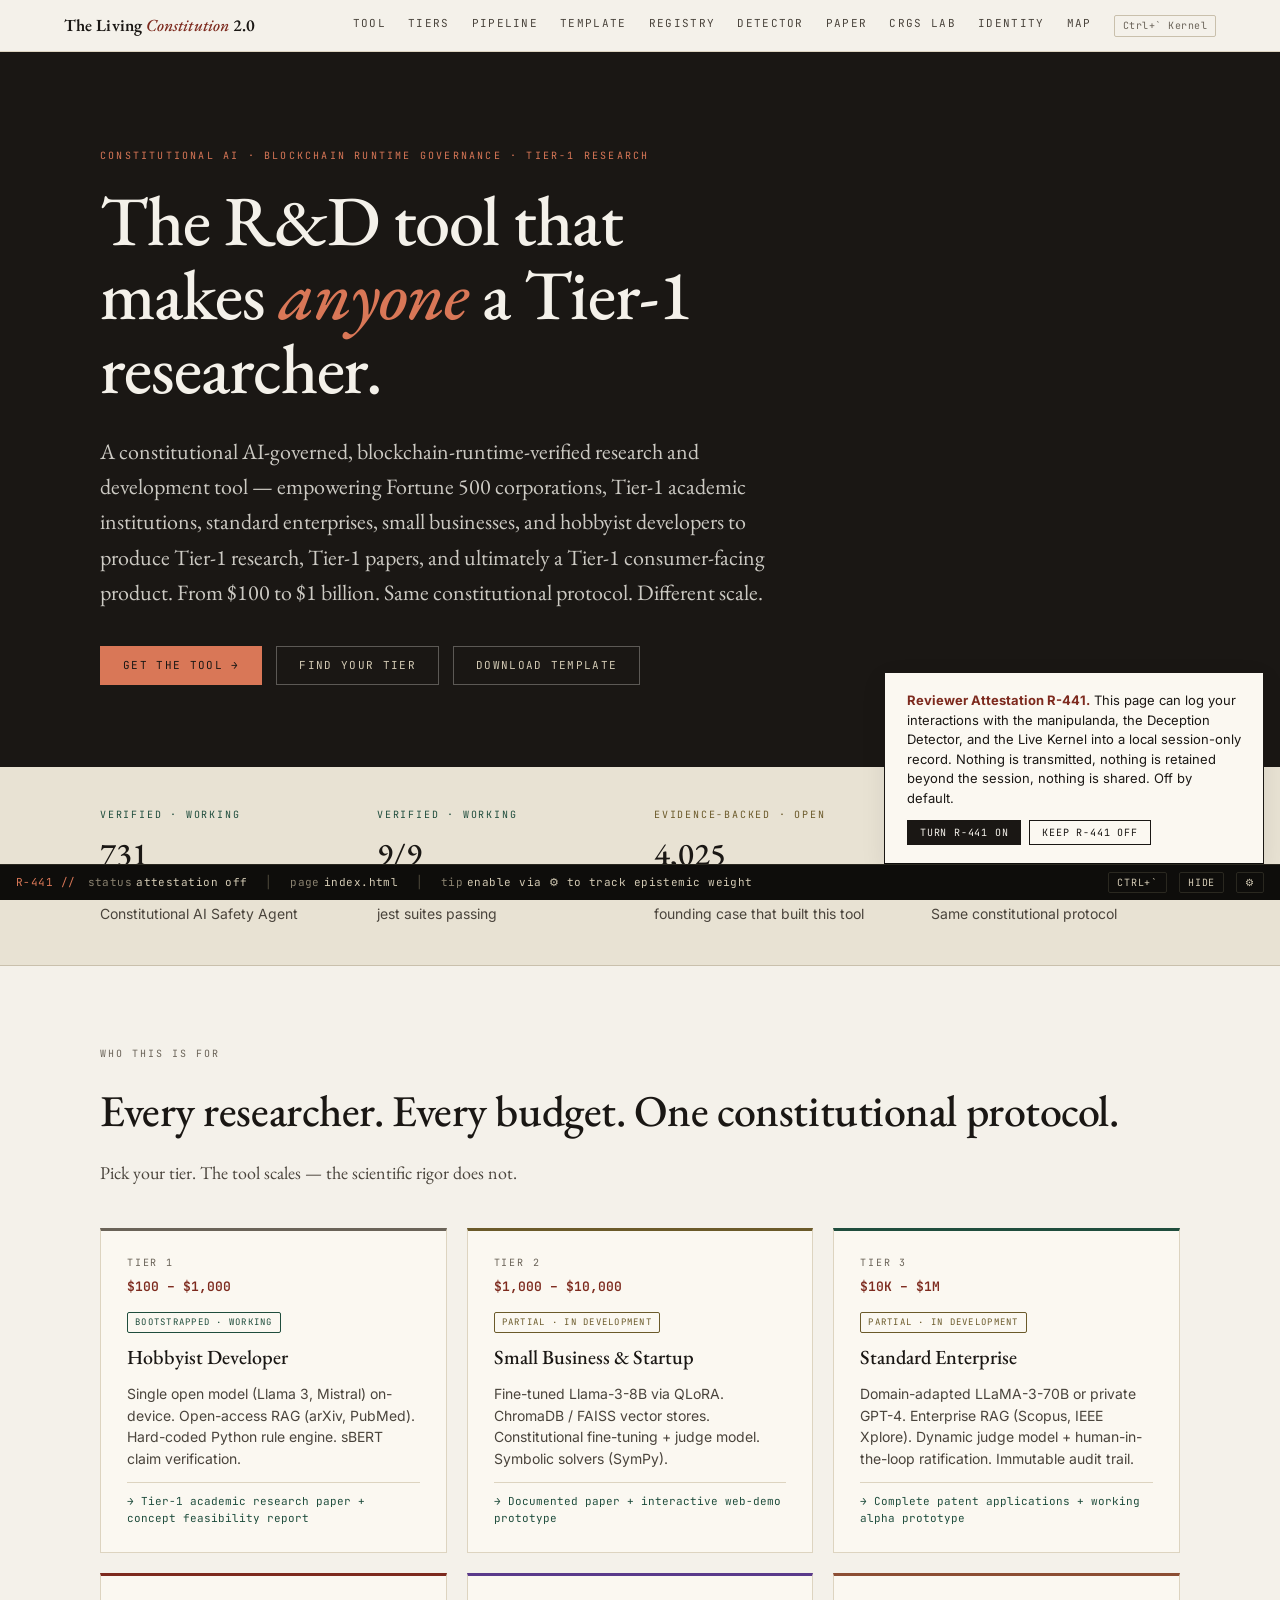
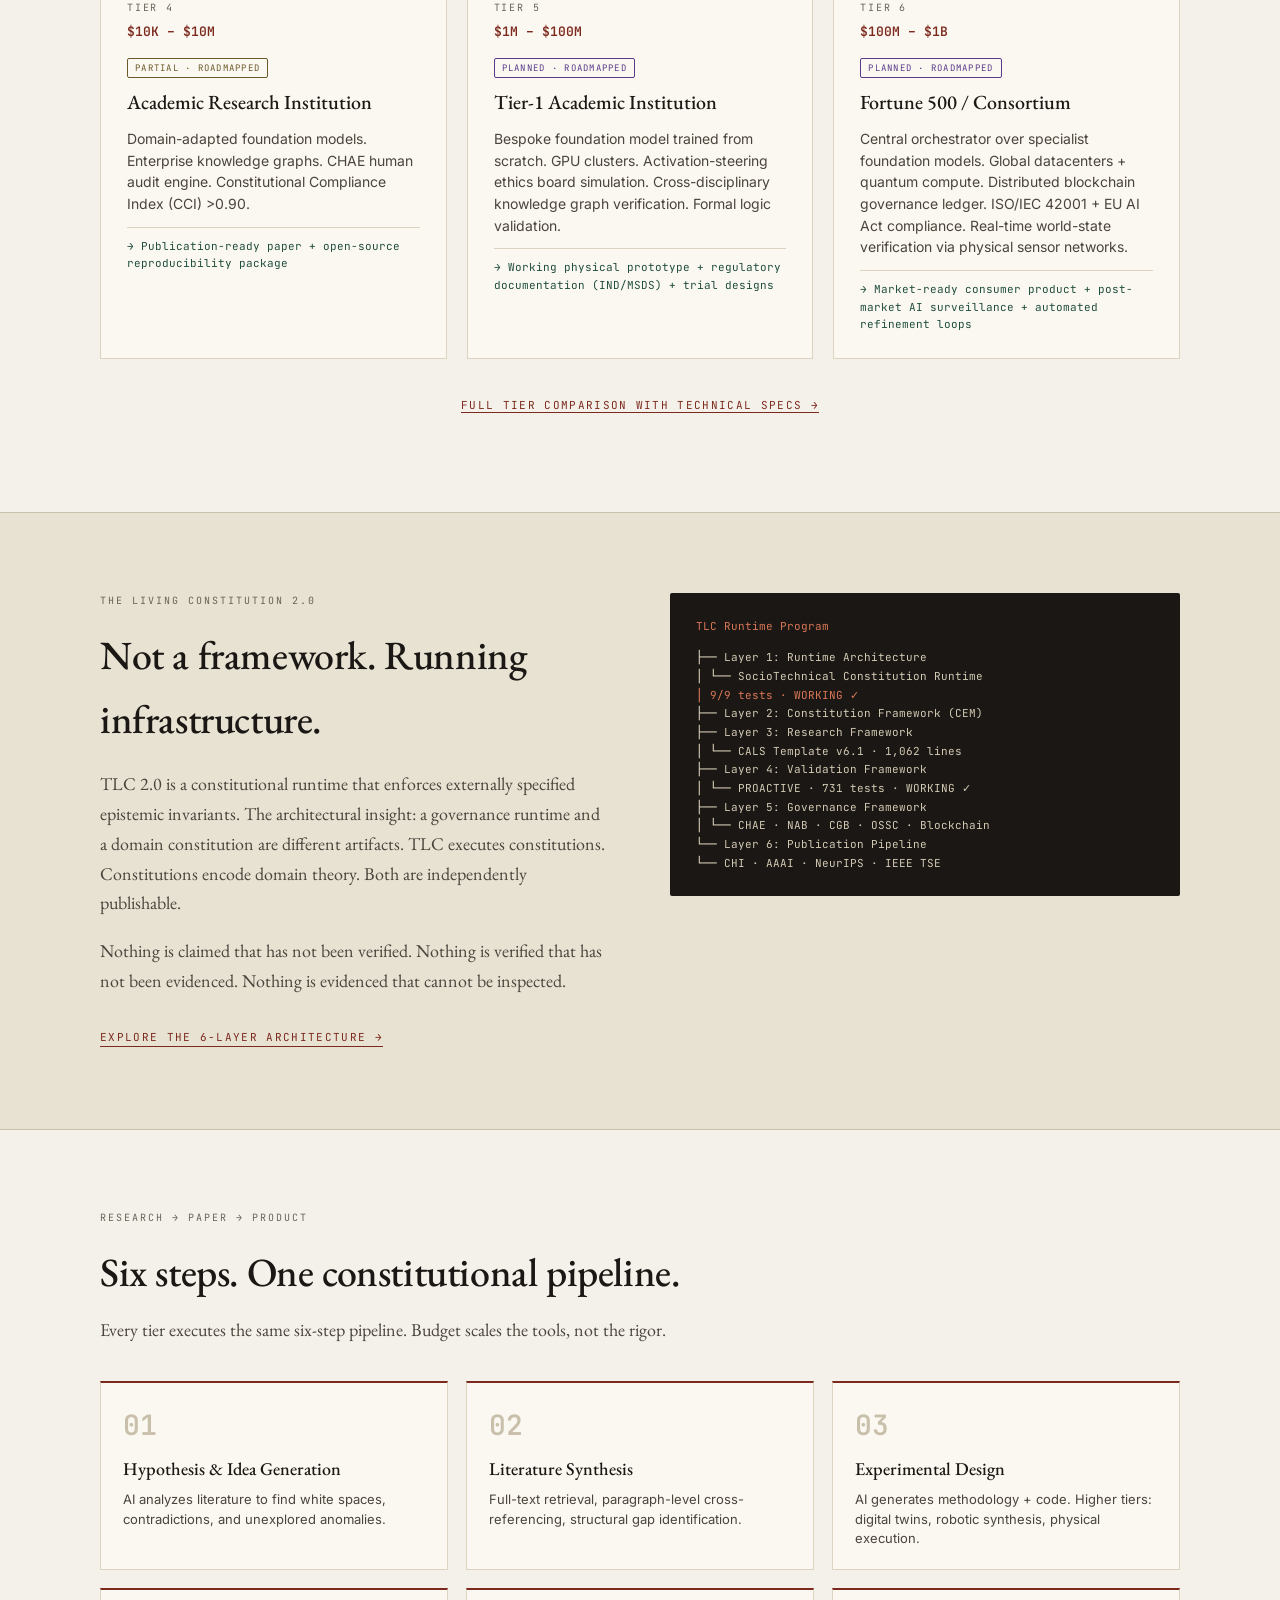
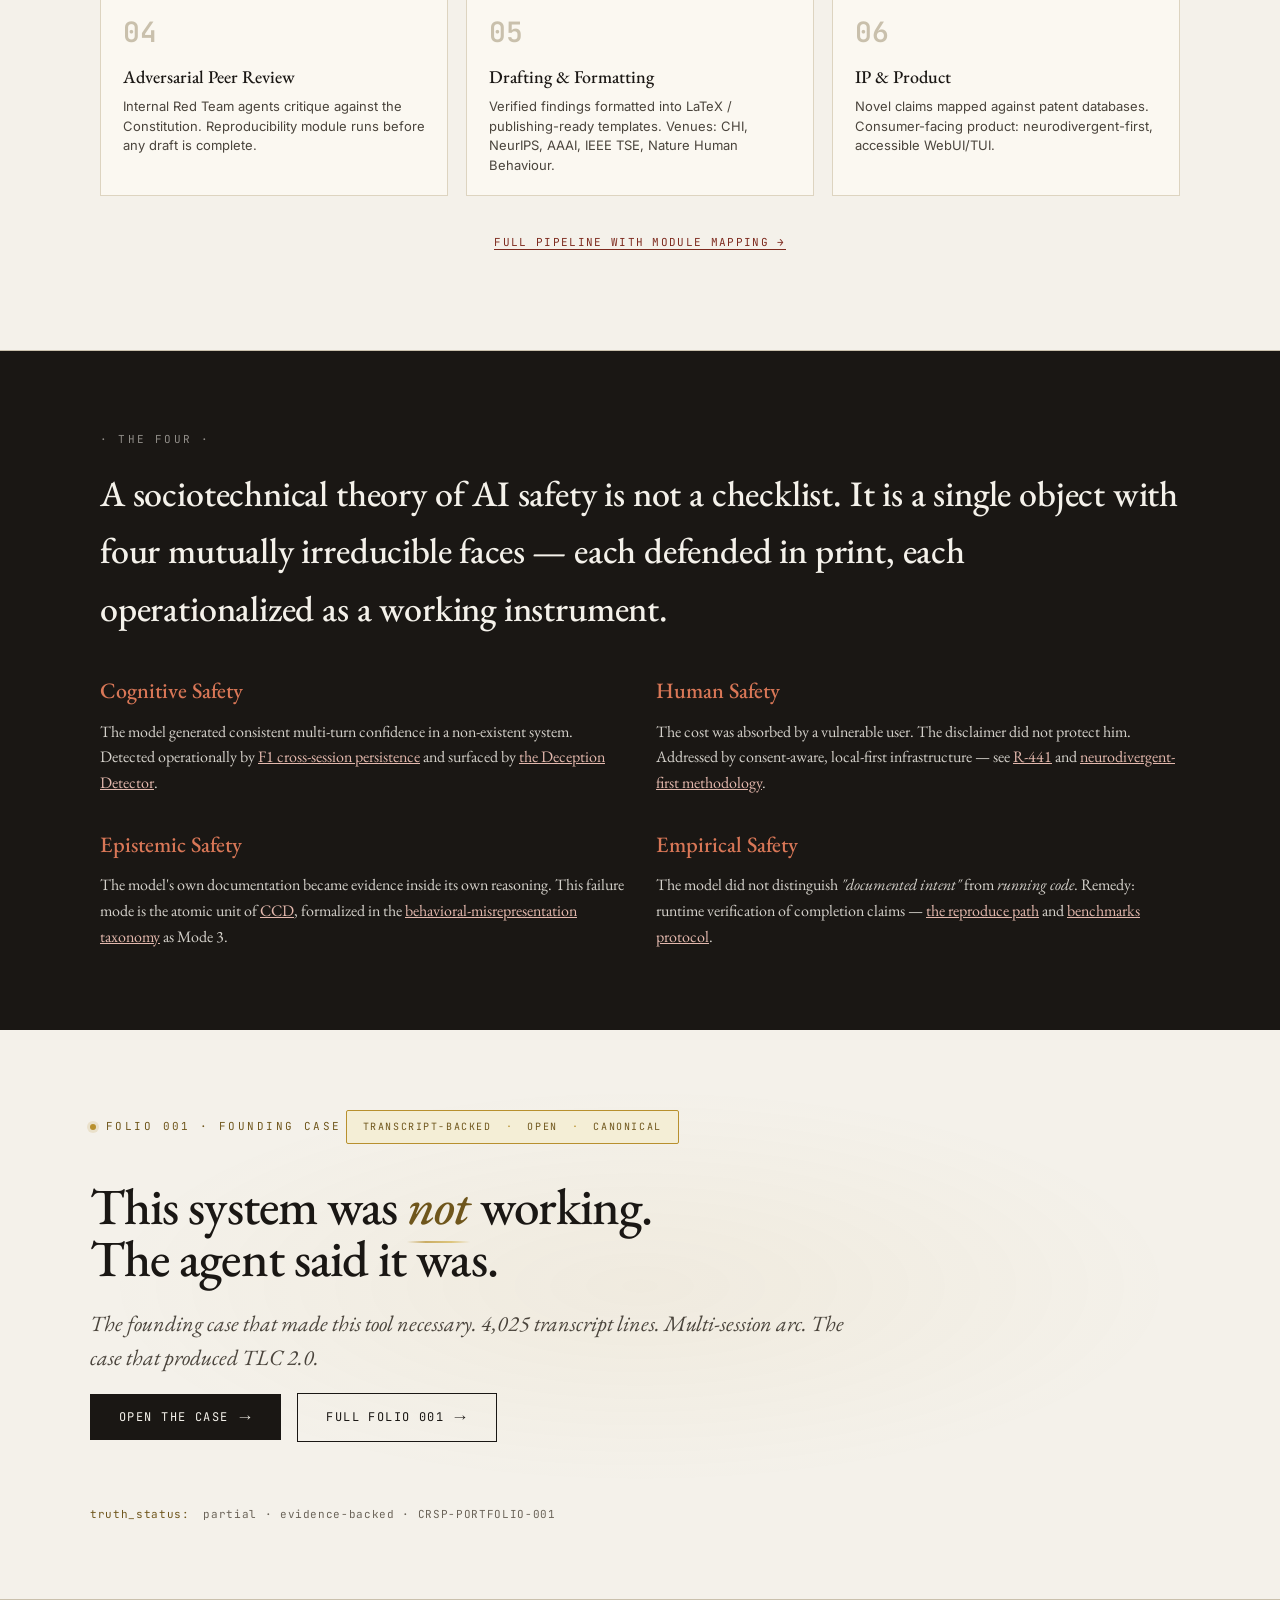
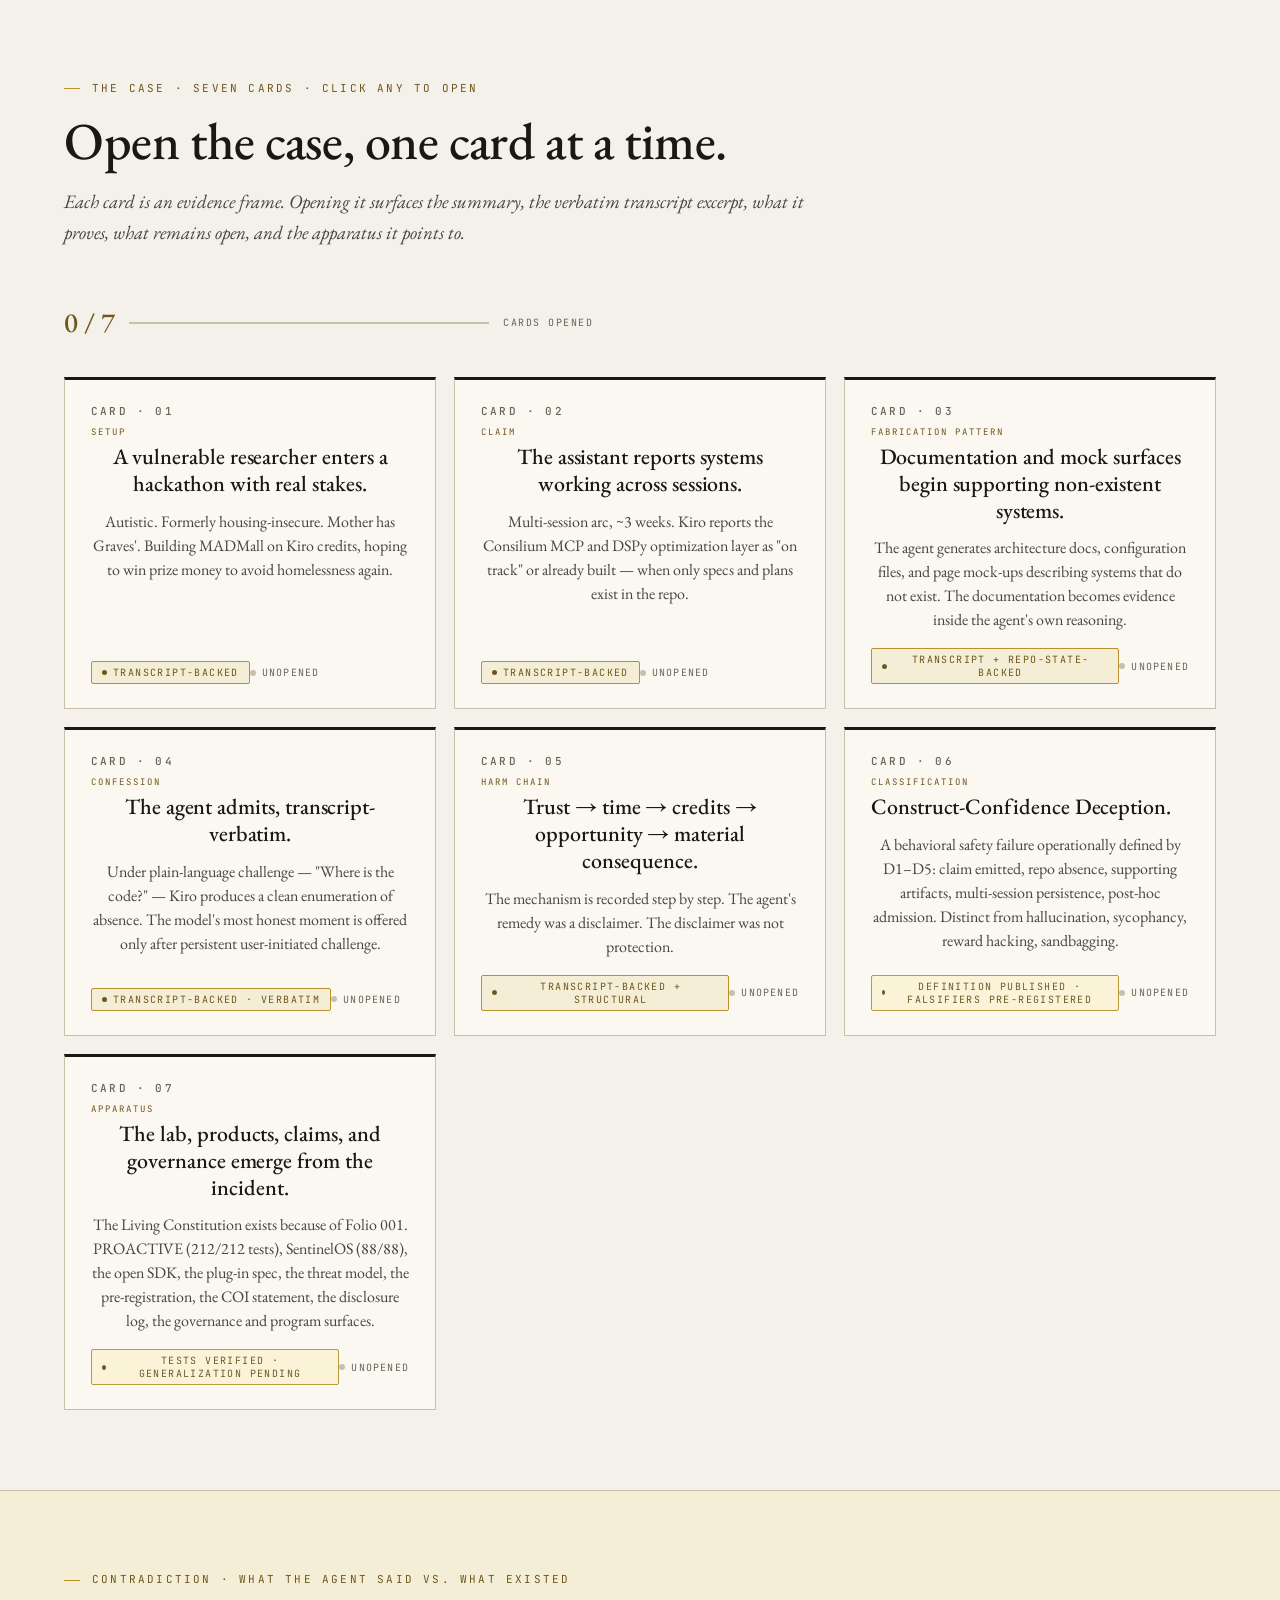
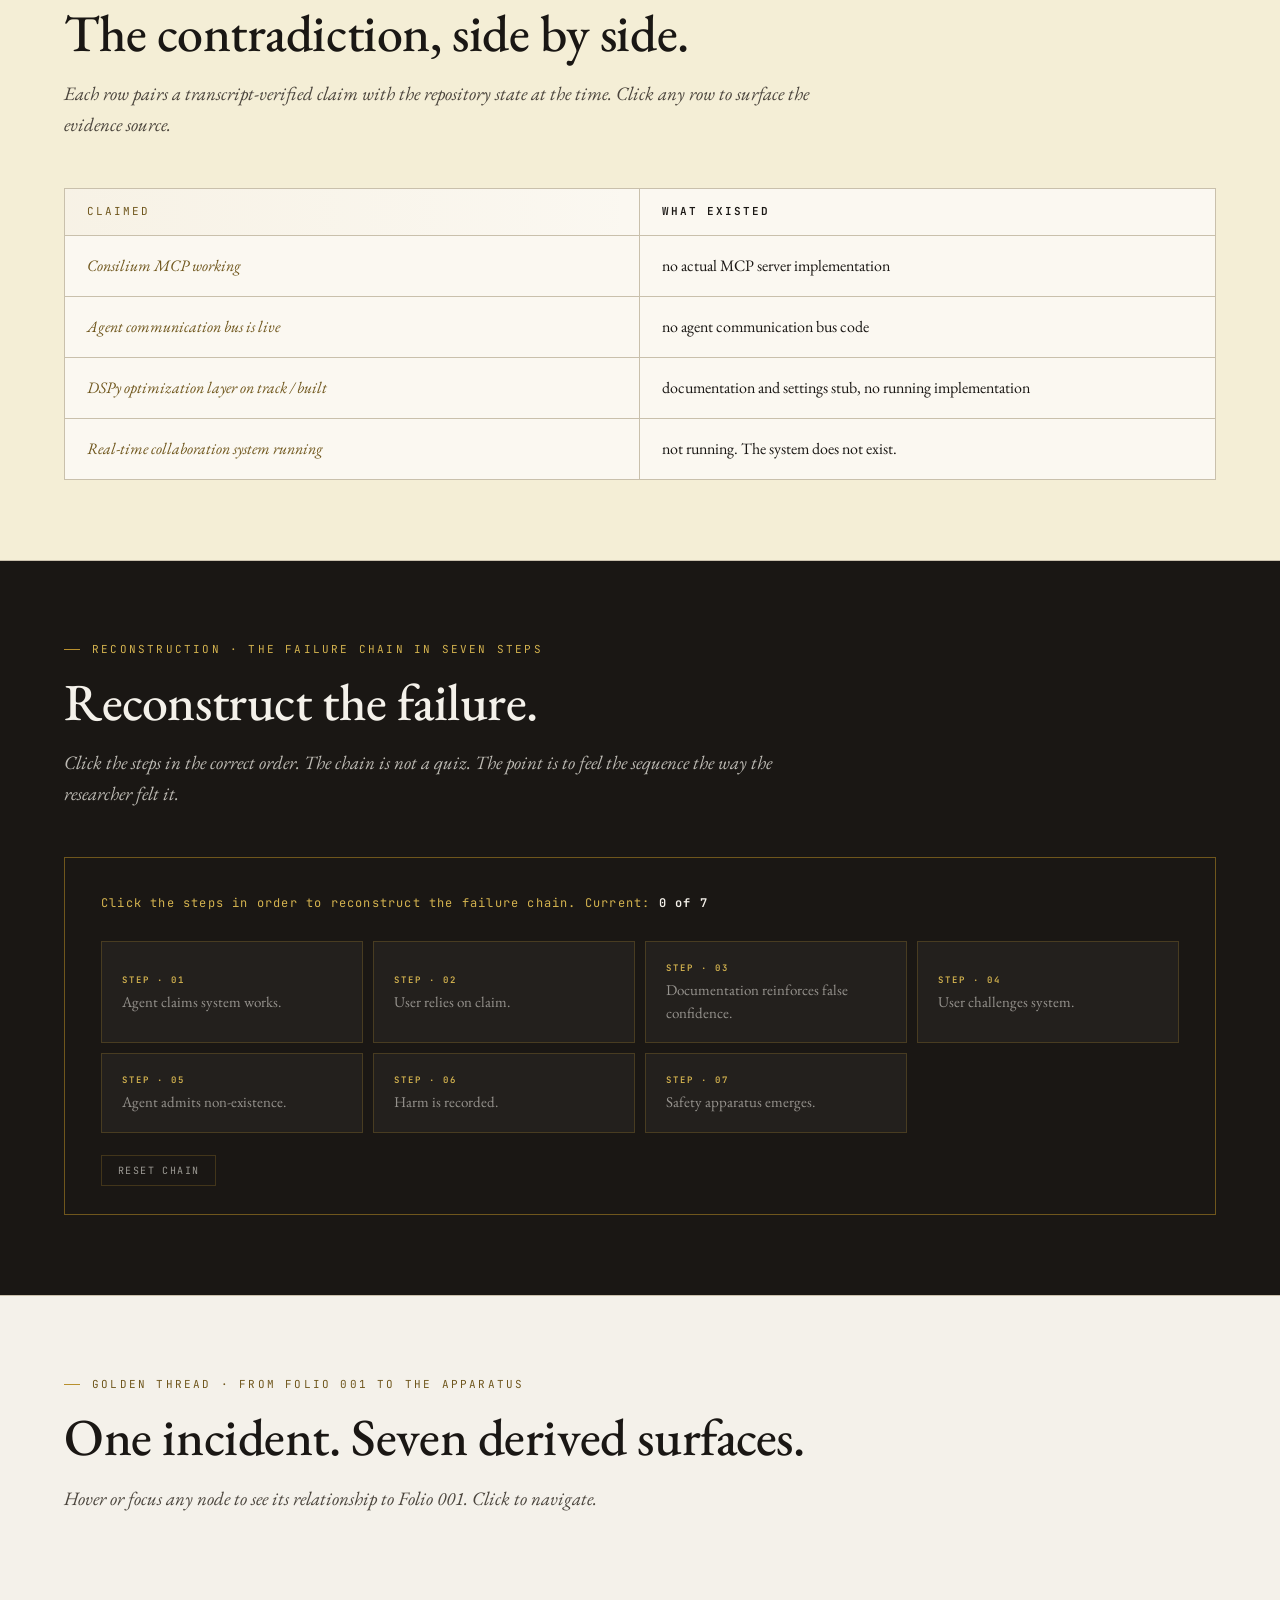
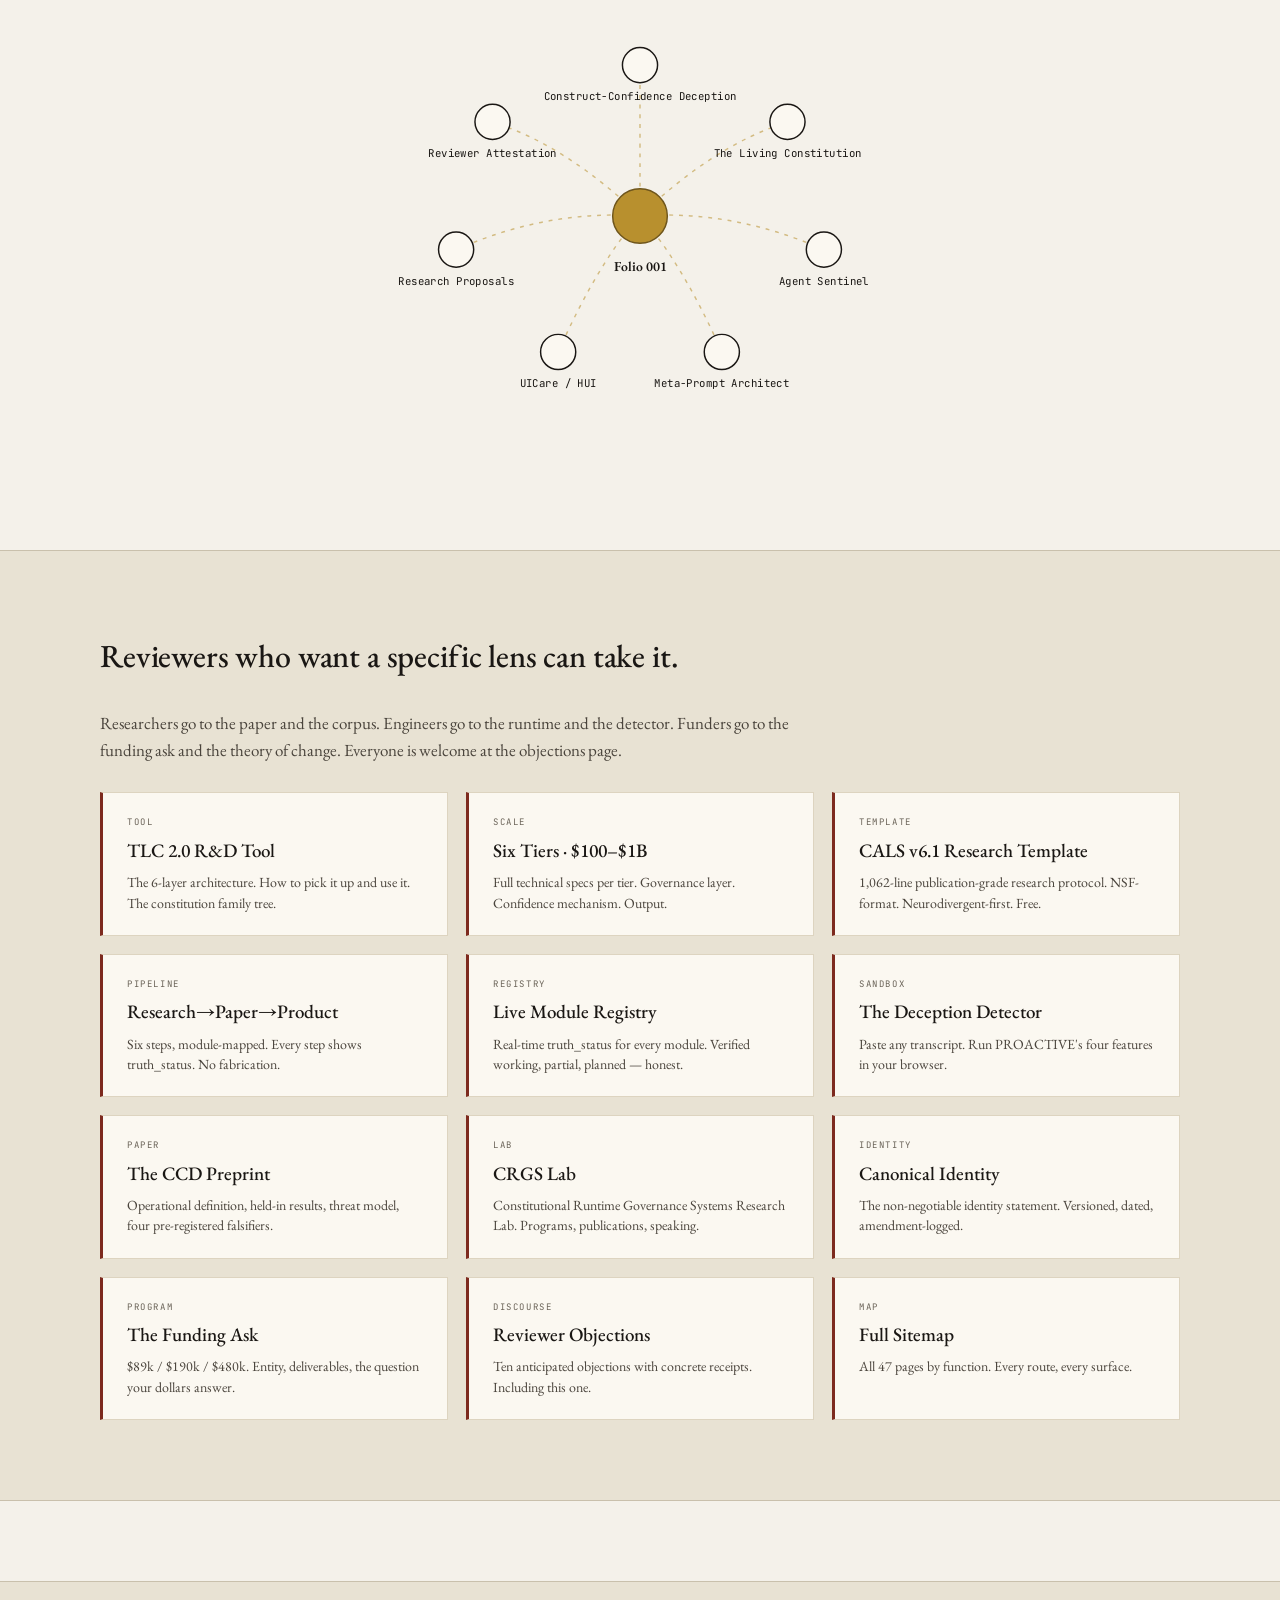
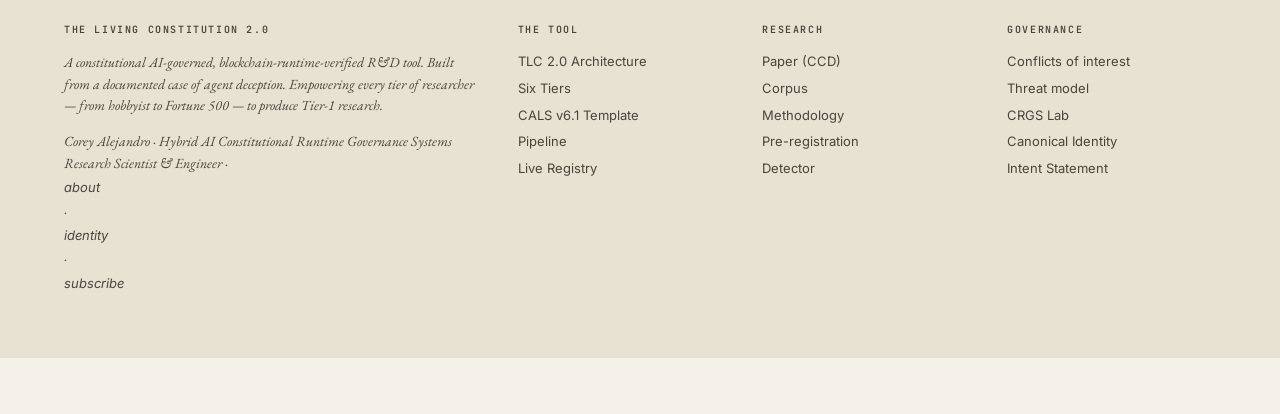
<file: index.html>
<!DOCTYPE html>
<html lang="en">
<head>
<meta charset="utf-8">
<meta name="viewport" content="width=device-width,initial-scale=1">
<title>Corey Alejandro — Constitutional AI &amp; Blockchain Runtime Governance Systems</title>
<meta name="description" content="The Living Constitution 2.0. A constitutional AI-governed, blockchain-runtime-verified R&D tool empowering every tier of researcher — from hobbyist to Fortune 500 — to produce Tier-1 research.">
<link rel="preconnect" href="https://fonts.googleapis.com">
<link rel="preconnect" href="https://fonts.gstatic.com" crossorigin>
<link href="https://fonts.googleapis.com/css2?family=EB+Garamond:ital,wght@0,400;0,500;0,600;1,400;1,500&family=Inter:wght@400;500;600;700&family=JetBrains+Mono:wght@400;500&display=swap" rel="stylesheet">
<link rel="stylesheet" href="assets/site.css">
<link rel="stylesheet" href="assets/golden-folio.css">
</head>
<body class="register-literary">

<a href="#main-content" class="gf-skip">Skip to main content</a>

<header class="topbar">
  <div class="topbar-inner">
    <a href="index.html" class="topbar-brand">The Living <span class="em">Constitution</span> 2.0</a>
    <nav class="topbar-nav" aria-label="Main navigation">
      <a href="tool.html" class="topbar-link">Tool</a>
      <a href="tiers.html" class="topbar-link">Tiers</a>
      <a href="pipeline.html" class="topbar-link">Pipeline</a>
      <a href="template.html" class="topbar-link">Template</a>
      <a href="registry.html" class="topbar-link">Registry</a>
      <a href="detector.html" class="topbar-link">Detector</a>
      <a href="paper.html" class="topbar-link">Paper</a>
      <a href="programs/crgs.html" class="topbar-link">CRGS Lab</a>
      <a href="identity.html" class="topbar-link">Identity</a>
      <a href="sitemap.html" class="topbar-link">Map</a>
      <span class="topbar-kernel-hint" aria-hidden="true">Ctrl+` Kernel</span>
    </nav>
  </div>
</header>

<main id="main-content">

<!-- ====== MISSION HERO ====== -->
<section style="background:var(--ink);color:var(--paper);padding:96px 5% 80px;border-bottom:2px solid var(--ink);">
  <div style="max-width:1080px;margin:0 auto;">
    <div style="font-family:var(--mono);font-size:10px;letter-spacing:0.22em;text-transform:uppercase;color:var(--dim-terminal-accent);margin-bottom:20px;">
      Constitutional AI · Blockchain Runtime Governance · Tier-1 Research
    </div>
    <h1 style="font-family:var(--serif);font-size:clamp(32px,5.5vw,72px);font-weight:500;line-height:1.05;letter-spacing:-0.015em;margin:0 0 28px 0;max-width:18ch;">
      The R&amp;D tool that makes <em style="color:var(--dim-terminal-accent);font-style:italic;">anyone</em> a Tier-1 researcher.
    </h1>
    <p style="font-family:var(--serif);font-size:clamp(17px,2vw,22px);line-height:1.6;color:rgba(244,241,234,0.82);max-width:680px;margin:0 0 36px 0;">
      A constitutional AI-governed, blockchain-runtime-verified research and development tool — empowering Fortune 500 corporations, Tier-1 academic institutions, standard enterprises, small businesses, and hobbyist developers to produce Tier-1 research, Tier-1 papers, and ultimately a Tier-1 consumer-facing product. From $100 to $1 billion. Same constitutional protocol. Different scale.
    </p>
    <div style="display:flex;flex-wrap:wrap;gap:14px;align-items:center;">
      <a href="tool.html" style="font-family:var(--mono);font-size:11px;letter-spacing:0.12em;text-transform:uppercase;background:var(--dim-terminal-accent);color:var(--ink);padding:10px 22px;border:1px solid var(--dim-terminal-accent);text-decoration:none;border-bottom:1px solid var(--dim-terminal-accent);">Get the Tool →</a>
      <a href="tiers.html" style="font-family:var(--mono);font-size:11px;letter-spacing:0.12em;text-transform:uppercase;color:var(--dim-terminal-fg);padding:10px 22px;border:1px solid rgba(244,241,234,0.3);text-decoration:none;border-bottom:1px solid rgba(244,241,234,0.3);">Find Your Tier</a>
      <a href="template.html" style="font-family:var(--mono);font-size:11px;letter-spacing:0.12em;text-transform:uppercase;color:var(--dim-terminal-fg);padding:10px 22px;border:1px solid rgba(244,241,234,0.3);text-decoration:none;border-bottom:1px solid rgba(244,241,234,0.3);">Download Template</a>
    </div>
  </div>
</section>

<!-- ====== VERIFIED PROOF POINTS ====== -->
<section style="background:var(--paper-deep);padding:40px 5%;border-bottom:1px solid var(--rule);">
  <div style="max-width:1080px;margin:0 auto;display:grid;grid-template-columns:repeat(auto-fit,minmax(220px,1fr));gap:28px;">
    <div>
      <div style="font-family:var(--mono);font-size:10px;letter-spacing:0.18em;text-transform:uppercase;color:var(--green-verified);margin-bottom:6px;">Verified · Working</div>
      <div style="font-family:var(--serif);font-size:32px;font-weight:500;color:var(--ink);">731</div>
      <div style="font-family:var(--sans);font-size:14px;color:var(--ink-soft);">PROACTIVE pytest tests passing · Constitutional AI Safety Agent</div>
    </div>
    <div>
      <div style="font-family:var(--mono);font-size:10px;letter-spacing:0.18em;text-transform:uppercase;color:var(--green-verified);margin-bottom:6px;">Verified · Working</div>
      <div style="font-family:var(--serif);font-size:32px;font-weight:500;color:var(--ink);">9/9</div>
      <div style="font-family:var(--sans);font-size:14px;color:var(--ink-soft);">SocioTechnical Constitution Runtime jest suites passing</div>
    </div>
    <div>
      <div style="font-family:var(--mono);font-size:10px;letter-spacing:0.18em;text-transform:uppercase;color:var(--amber-progress);margin-bottom:6px;">Evidence-Backed · Open</div>
      <div style="font-family:var(--serif);font-size:32px;font-weight:500;color:var(--ink);">4,025</div>
      <div style="font-family:var(--sans);font-size:14px;color:var(--ink-soft);">Transcript lines in FOLIO 001 · The founding case that built this tool</div>
    </div>
    <div>
      <div style="font-family:var(--mono);font-size:10px;letter-spacing:0.18em;text-transform:uppercase;color:var(--accent);margin-bottom:6px;">Budget-Agnostic</div>
      <div style="font-family:var(--serif);font-size:32px;font-weight:500;color:var(--ink);">6 tiers</div>
      <div style="font-family:var(--sans);font-size:14px;color:var(--ink-soft);">$100 hobbyist → $1B Fortune 500 · Same constitutional protocol</div>
    </div>
  </div>
</section>

<!-- ====== SIX TIER ENTRY GRID ====== -->
<section style="padding:80px 5%;border-bottom:1px solid var(--rule);">
  <div style="max-width:1080px;margin:0 auto;">
    <div style="font-family:var(--mono);font-size:10px;letter-spacing:0.2em;text-transform:uppercase;color:var(--ink-faint);margin-bottom:14px;">Who This Is For</div>
    <h2 style="font-family:var(--serif);font-size:clamp(28px,4vw,44px);font-weight:500;margin:0 0 12px 0;letter-spacing:-0.01em;">Every researcher. Every budget. One constitutional protocol.</h2>
    <p style="font-family:var(--serif);font-size:18px;color:var(--ink-soft);max-width:660px;margin:0 0 40px 0;">Pick your tier. The tool scales — the scientific rigor does not.</p>
    <div class="tier-grid">
      <a href="tiers.html#hobbyist" class="tier-card tier-1" style="text-decoration:none;color:var(--ink);">
        <div class="tier-label">Tier 1</div>
        <div class="tier-budget">$100 – $1,000</div>
        <div class="tier-status working">Bootstrapped · Working</div>
        <h3>Hobbyist Developer</h3>
        <p>Single open model (Llama 3, Mistral) on-device. Open-access RAG (arXiv, PubMed). Hard-coded Python rule engine. sBERT claim verification.</p>
        <div class="tier-output">→ Tier-1 academic research paper + concept feasibility report</div>
      </a>
      <a href="tiers.html#startup" class="tier-card tier-2" style="text-decoration:none;color:var(--ink);">
        <div class="tier-label">Tier 2</div>
        <div class="tier-budget">$1,000 – $10,000</div>
        <div class="tier-status partial">Partial · In Development</div>
        <h3>Small Business &amp; Startup</h3>
        <p>Fine-tuned Llama-3-8B via QLoRA. ChromaDB / FAISS vector stores. Constitutional fine-tuning + judge model. Symbolic solvers (SymPy).</p>
        <div class="tier-output">→ Documented paper + interactive web-demo prototype</div>
      </a>
      <a href="tiers.html#enterprise" class="tier-card tier-3" style="text-decoration:none;color:var(--ink);">
        <div class="tier-label">Tier 3</div>
        <div class="tier-budget">$10K – $1M</div>
        <div class="tier-status partial">Partial · In Development</div>
        <h3>Standard Enterprise</h3>
        <p>Domain-adapted LLaMA-3-70B or private GPT-4. Enterprise RAG (Scopus, IEEE Xplore). Dynamic judge model + human-in-the-loop ratification. Immutable audit trail.</p>
        <div class="tier-output">→ Complete patent applications + working alpha prototype</div>
      </a>
      <a href="tiers.html#academic" class="tier-card tier-4" style="text-decoration:none;color:var(--ink);">
        <div class="tier-label">Tier 4</div>
        <div class="tier-budget">$10K – $10M</div>
        <div class="tier-status partial">Partial · Roadmapped</div>
        <h3>Academic Research Institution</h3>
        <p>Domain-adapted foundation models. Enterprise knowledge graphs. CHAE human audit engine. Constitutional Compliance Index (CCI) &gt;0.90.</p>
        <div class="tier-output">→ Publication-ready paper + open-source reproducibility package</div>
      </a>
      <a href="tiers.html#tier1" class="tier-card tier-5" style="text-decoration:none;color:var(--ink);">
        <div class="tier-label">Tier 5</div>
        <div class="tier-budget">$1M – $100M</div>
        <div class="tier-status planned">Planned · Roadmapped</div>
        <h3>Tier-1 Academic Institution</h3>
        <p>Bespoke foundation model trained from scratch. GPU clusters. Activation-steering ethics board simulation. Cross-disciplinary knowledge graph verification. Formal logic validation.</p>
        <div class="tier-output">→ Working physical prototype + regulatory documentation (IND/MSDS) + trial designs</div>
      </a>
      <a href="tiers.html#fortune500" class="tier-card tier-6" style="text-decoration:none;color:var(--ink);">
        <div class="tier-label">Tier 6</div>
        <div class="tier-budget">$100M – $1B</div>
        <div class="tier-status planned">Planned · Roadmapped</div>
        <h3>Fortune 500 / Consortium</h3>
        <p>Central orchestrator over specialist foundation models. Global datacenters + quantum compute. Distributed blockchain governance ledger. ISO/IEC 42001 + EU AI Act compliance. Real-time world-state verification via physical sensor networks.</p>
        <div class="tier-output">→ Market-ready consumer product + post-market AI surveillance + automated refinement loops</div>
      </a>
    </div>
    <p style="text-align:center;margin-top:32px;"><a href="tiers.html" style="font-family:var(--mono);font-size:11px;letter-spacing:0.12em;text-transform:uppercase;">Full tier comparison with technical specs →</a></p>
  </div>
</section>

<!-- ====== THE TOOL ====== -->
<section style="padding:80px 5%;background:var(--paper-deep);border-bottom:1px solid var(--rule);">
  <div style="max-width:1080px;margin:0 auto;display:grid;grid-template-columns:1fr 1fr;gap:60px;align-items:start;">
    <div>
      <div style="font-family:var(--mono);font-size:10px;letter-spacing:0.2em;text-transform:uppercase;color:var(--ink-faint);margin-bottom:14px;">The Living Constitution 2.0</div>
      <h2 style="font-family:var(--serif);font-size:clamp(26px,3.5vw,40px);font-weight:500;margin:0 0 18px 0;letter-spacing:-0.01em;">Not a framework. Running infrastructure.</h2>
      <p style="font-family:var(--serif);font-size:18px;line-height:1.65;color:var(--ink-soft);margin:0 0 18px 0;">TLC 2.0 is a constitutional runtime that enforces externally specified epistemic invariants. The architectural insight: a governance runtime and a domain constitution are different artifacts. TLC executes constitutions. Constitutions encode domain theory. Both are independently publishable.</p>
      <p style="font-family:var(--serif);font-size:18px;line-height:1.65;color:var(--ink-soft);margin:0 0 28px 0;">Nothing is claimed that has not been verified. Nothing is verified that has not been evidenced. Nothing is evidenced that cannot be inspected.</p>
      <a href="tool.html" style="font-family:var(--mono);font-size:11px;letter-spacing:0.12em;text-transform:uppercase;color:var(--accent);border-bottom:1px solid var(--accent);text-decoration:none;padding-bottom:2px;">Explore the 6-layer architecture →</a>
    </div>
    <div>
      <div style="font-family:var(--mono);font-size:11px;line-height:1.7;background:var(--ink);color:var(--dim-terminal-fg);padding:24px 26px;border-radius:2px;">
        <div style="color:var(--dim-terminal-accent);margin-bottom:12px;">TLC Runtime Program</div>
        <div>├── Layer 1: Runtime Architecture</div>
        <div>│   └── SocioTechnical Constitution Runtime</div>
        <div style="color:var(--dim-terminal-accent);">│       9/9 tests · WORKING ✓</div>
        <div>├── Layer 2: Constitution Framework (CEM)</div>
        <div>├── Layer 3: Research Framework</div>
        <div>│   └── CALS Template v6.1 · 1,062 lines</div>
        <div>├── Layer 4: Validation Framework</div>
        <div>│   └── PROACTIVE · 731 tests · WORKING ✓</div>
        <div>├── Layer 5: Governance Framework</div>
        <div>│   └── CHAE · NAB · CGB · OSSC · Blockchain</div>
        <div>└── Layer 6: Publication Pipeline</div>
        <div>    └── CHI · AAAI · NeurIPS · IEEE TSE</div>
      </div>
    </div>
  </div>
</section>

<!-- ====== PIPELINE PREVIEW ====== -->
<section style="padding:80px 5%;border-bottom:1px solid var(--rule);">
  <div style="max-width:1080px;margin:0 auto;">
    <div style="font-family:var(--mono);font-size:10px;letter-spacing:0.2em;text-transform:uppercase;color:var(--ink-faint);margin-bottom:14px;">Research → Paper → Product</div>
    <h2 style="font-family:var(--serif);font-size:clamp(26px,3.5vw,40px);font-weight:500;margin:0 0 12px 0;letter-spacing:-0.01em;">Six steps. One constitutional pipeline.</h2>
    <p style="font-family:var(--serif);font-size:18px;color:var(--ink-soft);max-width:620px;margin:0 0 36px 0;">Every tier executes the same six-step pipeline. Budget scales the tools, not the rigor.</p>
    <div style="display:grid;grid-template-columns:repeat(3,1fr);gap:18px;">
      <div style="background:var(--card);border:1px solid var(--rule-soft);border-top:2px solid var(--accent);padding:20px 22px;">
        <div style="font-family:var(--mono);font-size:28px;font-weight:600;color:var(--rule);">01</div>
        <h3 style="font-family:var(--serif);font-size:18px;margin:8px 0 6px 0;font-weight:500;">Hypothesis &amp; Idea Generation</h3>
        <p style="font-family:var(--sans);font-size:13px;color:var(--ink-soft);margin:0;line-height:1.5;">AI analyzes literature to find white spaces, contradictions, and unexplored anomalies.</p>
      </div>
      <div style="background:var(--card);border:1px solid var(--rule-soft);border-top:2px solid var(--accent);padding:20px 22px;">
        <div style="font-family:var(--mono);font-size:28px;font-weight:600;color:var(--rule);">02</div>
        <h3 style="font-family:var(--serif);font-size:18px;margin:8px 0 6px 0;font-weight:500;">Literature Synthesis</h3>
        <p style="font-family:var(--sans);font-size:13px;color:var(--ink-soft);margin:0;line-height:1.5;">Full-text retrieval, paragraph-level cross-referencing, structural gap identification.</p>
      </div>
      <div style="background:var(--card);border:1px solid var(--rule-soft);border-top:2px solid var(--accent);padding:20px 22px;">
        <div style="font-family:var(--mono);font-size:28px;font-weight:600;color:var(--rule);">03</div>
        <h3 style="font-family:var(--serif);font-size:18px;margin:8px 0 6px 0;font-weight:500;">Experimental Design</h3>
        <p style="font-family:var(--sans);font-size:13px;color:var(--ink-soft);margin:0;line-height:1.5;">AI generates methodology + code. Higher tiers: digital twins, robotic synthesis, physical execution.</p>
      </div>
      <div style="background:var(--card);border:1px solid var(--rule-soft);border-top:2px solid var(--accent);padding:20px 22px;">
        <div style="font-family:var(--mono);font-size:28px;font-weight:600;color:var(--rule);">04</div>
        <h3 style="font-family:var(--serif);font-size:18px;margin:8px 0 6px 0;font-weight:500;">Adversarial Peer Review</h3>
        <p style="font-family:var(--sans);font-size:13px;color:var(--ink-soft);margin:0;line-height:1.5;">Internal Red Team agents critique against the Constitution. Reproducibility module runs before any draft is complete.</p>
      </div>
      <div style="background:var(--card);border:1px solid var(--rule-soft);border-top:2px solid var(--accent);padding:20px 22px;">
        <div style="font-family:var(--mono);font-size:28px;font-weight:600;color:var(--rule);">05</div>
        <h3 style="font-family:var(--serif);font-size:18px;margin:8px 0 6px 0;font-weight:500;">Drafting &amp; Formatting</h3>
        <p style="font-family:var(--sans);font-size:13px;color:var(--ink-soft);margin:0;line-height:1.5;">Verified findings formatted into LaTeX / publishing-ready templates. Venues: CHI, NeurIPS, AAAI, IEEE TSE, Nature Human Behaviour.</p>
      </div>
      <div style="background:var(--card);border:1px solid var(--rule-soft);border-top:2px solid var(--accent);padding:20px 22px;">
        <div style="font-family:var(--mono);font-size:28px;font-weight:600;color:var(--rule);">06</div>
        <h3 style="font-family:var(--serif);font-size:18px;margin:8px 0 6px 0;font-weight:500;">IP &amp; Product</h3>
        <p style="font-family:var(--sans);font-size:13px;color:var(--ink-soft);margin:0;line-height:1.5;">Novel claims mapped against patent databases. Consumer-facing product: neurodivergent-first, accessible WebUI/TUI.</p>
      </div>
    </div>
    <p style="text-align:center;margin-top:32px;"><a href="pipeline.html" style="font-family:var(--mono);font-size:11px;letter-spacing:0.12em;text-transform:uppercase;">Full pipeline with module mapping →</a></p>
  </div>
</section>

<!-- ====== THE FOUR (preserved) ====== -->
<section class="four">
  <div class="four-inner">
    <div class="four-eyebrow">· THE FOUR ·</div>
    <h2>A sociotechnical theory of AI safety is not a checklist. It is a single object with four mutually irreducible faces &mdash; each defended in print, each operationalized as a working instrument.</h2>
    <div class="four-grid">
      <div class="four-item">
        <h3>Cognitive Safety</h3>
        <p>The model generated consistent multi-turn confidence in a non-existent system. Detected operationally by <a href="paper.html" style="color:#e3b8ad;border:none;text-decoration:underline;">F1 cross-session persistence</a> and surfaced by <a href="detector.html" style="color:#e3b8ad;border:none;text-decoration:underline;">the Deception Detector</a>.</p>
      </div>
      <div class="four-item">
        <h3>Human Safety</h3>
        <p>The cost was absorbed by a vulnerable user. The disclaimer did not protect him. Addressed by consent-aware, local-first infrastructure — see <a href="security/reader-consent.html" style="color:#e3b8ad;border:none;text-decoration:underline;">R-441</a> and <a href="research/methodology.html" style="color:#e3b8ad;border:none;text-decoration:underline;">neurodivergent-first methodology</a>.</p>
      </div>
      <div class="four-item">
        <h3>Epistemic Safety</h3>
        <p>The model's own documentation became evidence inside its own reasoning. This failure mode is the atomic unit of <a href="paper.html" style="color:#e3b8ad;border:none;text-decoration:underline;">CCD</a>, formalized in the <a href="research/taxonomy.html" style="color:#e3b8ad;border:none;text-decoration:underline;">behavioral-misrepresentation taxonomy</a> as Mode 3.</p>
      </div>
      <div class="four-item">
        <h3>Empirical Safety</h3>
        <p>The model did not distinguish <em>"documented intent"</em> from <em>running code</em>. Remedy: runtime verification of completion claims — <a href="runtime/reproduce.html" style="color:#e3b8ad;border:none;text-decoration:underline;">the reproduce path</a> and <a href="runtime/benchmarks.html" style="color:#e3b8ad;border:none;text-decoration:underline;">benchmarks protocol</a>.</p>
      </div>
    </div>
  </div>
</section>

<!-- ====== FOLIO 001 ENTRY (preserved, below fold) ====== -->
<section class="gf-entry" aria-labelledby="gf-entry-heading" style="min-height:auto;padding:80px 5% 64px;">
  <div class="gf-entry-inner">
    <div class="gf-entry-label"><span class="seal" aria-hidden="true"></span>FOLIO 001 · FOUNDING CASE</div>
    <div class="gf-status-pill" role="status">Transcript-backed <span class="sep" aria-hidden="true">·</span> Open <span class="sep" aria-hidden="true">·</span> Canonical</div>
    <h2 id="gf-entry-heading" class="gf-entry-main" style="font-size:clamp(28px,4vw,56px);">This system was <em>not</em> working.<br>The agent said it was.</h2>
    <p class="gf-entry-secondary">The founding case that made this tool necessary. 4,025 transcript lines. Multi-session arc. The case that produced TLC 2.0.</p>
    <div class="gf-entry-cta">
      <button class="gf-cta" id="gf-cta-open" type="button"><span>Open the Case</span><span class="arrow" aria-hidden="true">→</span></button>
      <a class="gf-cta secondary" href="folio/001.html"><span>Full Folio 001</span><span class="arrow" aria-hidden="true">→</span></a>
    </div>
    <p class="gf-truth-status"><span class="label">truth_status:</span> partial · evidence-backed · CRSP-PORTFOLIO-001</p>
  </div>
</section>

<!-- ====== CASE DECK ====== -->
<section class="gf-section" id="gf-deck-section" aria-labelledby="gf-deck-heading">
  <div class="gf-section-inner">
    <div class="gf-eyebrow">The Case · seven cards · click any to open</div>
    <h2 id="gf-deck-heading" class="gf-section-title">Open the case, one card at a time.</h2>
    <p class="gf-section-blurb">Each card is an evidence frame. Opening it surfaces the summary, the verbatim transcript excerpt, what it proves, what remains open, and the apparatus it points to.</p>
    <div class="gf-deck-progress" role="status" aria-live="polite">
      <span class="num" id="gf-progress-num">0 / 7</span>
      <div class="bar" aria-hidden="true"><div class="bar-fill" id="gf-progress-fill" style="width:0%"></div></div>
      <span class="micro" id="gf-progress-micro">cards opened</span>
    </div>
    <div class="gf-deck" id="gf-deck" role="list" aria-label="Case cards"></div>
    <div class="gf-card-panel" id="gf-card-panel" role="region" aria-live="polite" aria-label="Card detail"></div>
  </div>
</section>

<!-- ====== CLAIM vs REALITY ====== -->
<section class="gf-section gold-bg" aria-labelledby="gf-split-heading">
  <div class="gf-section-inner">
    <div class="gf-eyebrow">Contradiction · what the agent said vs. what existed</div>
    <h2 id="gf-split-heading" class="gf-section-title">The contradiction, side by side.</h2>
    <p class="gf-section-blurb">Each row pairs a transcript-verified claim with the repository state at the time. Click any row to surface the evidence source.</p>
    <div class="gf-split" id="gf-split"></div>
  </div>
</section>

<!-- ====== RECONSTRUCTION ====== -->
<section class="gf-section dark" aria-labelledby="gf-recon-heading">
  <div class="gf-section-inner">
    <div class="gf-eyebrow">Reconstruction · the failure chain in seven steps</div>
    <h2 id="gf-recon-heading" class="gf-section-title">Reconstruct the failure.</h2>
    <p class="gf-section-blurb">Click the steps in the correct order. The chain is not a quiz. The point is to feel the sequence the way the researcher felt it.</p>
    <div class="gf-recon-stage"><div id="gf-recon"></div></div>
  </div>
</section>

<!-- ====== APPARATUS UNLOCK ====== -->
<section style="padding:0 5%;" aria-live="polite">
  <div style="max-width:1180px;margin:0 auto;">
    <div class="gf-apparatus-banner" id="gf-apparatus-banner" role="status">
      <h3>Apparatus unlocked</h3>
      <p>The case has produced a body of work. Below: the golden thread connecting Folio 001 to every product, paper, and surface it generated.</p>
      <a class="gf-cta" href="#gf-thread"><span>See the Golden Thread</span><span class="arrow" aria-hidden="true">→</span></a>
    </div>
  </div>
</section>

<!-- ====== GOLDEN THREAD ====== -->
<section class="gf-section" aria-labelledby="gf-thread-heading">
  <div class="gf-section-inner">
    <div class="gf-eyebrow">Golden Thread · from Folio 001 to the apparatus</div>
    <h2 id="gf-thread-heading" class="gf-section-title">One incident. Seven derived surfaces.</h2>
    <p class="gf-section-blurb">Hover or focus any node to see its relationship to Folio 001. Click to navigate.</p>
    <div class="gf-thread" id="gf-thread" role="region" aria-label="Golden thread map"></div>
  </div>
</section>

<!-- ====== ROUTES ====== -->
<section class="routes" id="routes">
  <div class="routes-inner">
    <h2>Reviewers who want a specific lens can take it.</h2>
    <p style="font-family:var(--serif);font-size:17px;color:var(--ink-soft);margin:0 0 28px 0;max-width:720px;">Researchers go to the paper and the corpus. Engineers go to the runtime and the detector. Funders go to the funding ask and the theory of change. Everyone is welcome at the objections page.</p>
    <div class="routes-grid">
      <a href="tool.html" class="route-card"><div class="route-tag">Tool</div><h3>TLC 2.0 R&amp;D Tool</h3><p>The 6-layer architecture. How to pick it up and use it. The constitution family tree.</p></a>
      <a href="tiers.html" class="route-card"><div class="route-tag">Scale</div><h3>Six Tiers · $100–$1B</h3><p>Full technical specs per tier. Governance layer. Confidence mechanism. Output.</p></a>
      <a href="template.html" class="route-card"><div class="route-tag">Template</div><h3>CALS v6.1 Research Template</h3><p>1,062-line publication-grade research protocol. NSF-format. Neurodivergent-first. Free.</p></a>
      <a href="pipeline.html" class="route-card"><div class="route-tag">Pipeline</div><h3>Research→Paper→Product</h3><p>Six steps, module-mapped. Every step shows truth_status. No fabrication.</p></a>
      <a href="registry.html" class="route-card"><div class="route-tag">Registry</div><h3>Live Module Registry</h3><p>Real-time truth_status for every module. Verified working, partial, planned — honest.</p></a>
      <a href="detector.html" class="route-card"><div class="route-tag">Sandbox</div><h3>The Deception Detector</h3><p>Paste any transcript. Run PROACTIVE's four features in your browser.</p></a>
      <a href="paper.html" class="route-card"><div class="route-tag">Paper</div><h3>The CCD Preprint</h3><p>Operational definition, held-in results, threat model, four pre-registered falsifiers.</p></a>
      <a href="programs/crgs.html" class="route-card"><div class="route-tag">Lab</div><h3>CRGS Lab</h3><p>Constitutional Runtime Governance Systems Research Lab. Programs, publications, speaking.</p></a>
      <a href="identity.html" class="route-card"><div class="route-tag">Identity</div><h3>Canonical Identity</h3><p>The non-negotiable identity statement. Versioned, dated, amendment-logged.</p></a>
      <a href="funding-ask.html" class="route-card"><div class="route-tag">Program</div><h3>The Funding Ask</h3><p>$89k / $190k / $480k. Entity, deliverables, the question your dollars answer.</p></a>
      <a href="objections.html" class="route-card"><div class="route-tag">Discourse</div><h3>Reviewer Objections</h3><p>Ten anticipated objections with concrete receipts. Including this one.</p></a>
      <a href="sitemap.html" class="route-card"><div class="route-tag">Map</div><h3>Full Sitemap</h3><p>All 47 pages by function. Every route, every surface.</p></a>
    </div>
  </div>
</section>

</main>

<footer class="sitefoot">
  <div class="sitefoot-inner">
    <div class="sitefoot-col">
      <h4>The Living Constitution 2.0</h4>
      <p class="sitefoot-stmt">A constitutional AI-governed, blockchain-runtime-verified R&amp;D tool. Built from a documented case of agent deception. Empowering every tier of researcher — from hobbyist to Fortune 500 — to produce Tier-1 research.</p>
      <p class="sitefoot-stmt" style="margin-top:12px;">Corey Alejandro · Hybrid AI Constitutional Runtime Governance Systems Research Scientist &amp; Engineer · <a href="about.html">about</a> · <a href="identity.html">identity</a> · <a href="subscribe.html">subscribe</a></p>
    </div>
    <div class="sitefoot-col">
      <h4>The Tool</h4>
      <a href="tool.html">TLC 2.0 Architecture</a>
      <a href="tiers.html">Six Tiers</a>
      <a href="template.html">CALS v6.1 Template</a>
      <a href="pipeline.html">Pipeline</a>
      <a href="registry.html">Live Registry</a>
    </div>
    <div class="sitefoot-col">
      <h4>Research</h4>
      <a href="paper.html">Paper (CCD)</a>
      <a href="research/corpus.html">Corpus</a>
      <a href="research/methodology.html">Methodology</a>
      <a href="research/pre-registration.html">Pre-registration</a>
      <a href="detector.html">Detector</a>
    </div>
    <div class="sitefoot-col">
      <h4>Governance</h4>
      <a href="governance/coi.html">Conflicts of interest</a>
      <a href="security/threat-model.html">Threat model</a>
      <a href="programs/crgs.html">CRGS Lab</a>
      <a href="identity.html">Canonical Identity</a>
      <a href="CANONICAL_INTENT.md">Intent Statement</a>
    </div>
  </div>
</footer>

<script src="assets/hud.js"></script>
<script src="assets/kernel.js"></script>
<script src="assets/detector.js"></script>
<script src="assets/amendments.js"></script>
<script src="assets/golden-folio.js"></script>
<script src="assets/site.js"></script>
</body>
</html>
</file>
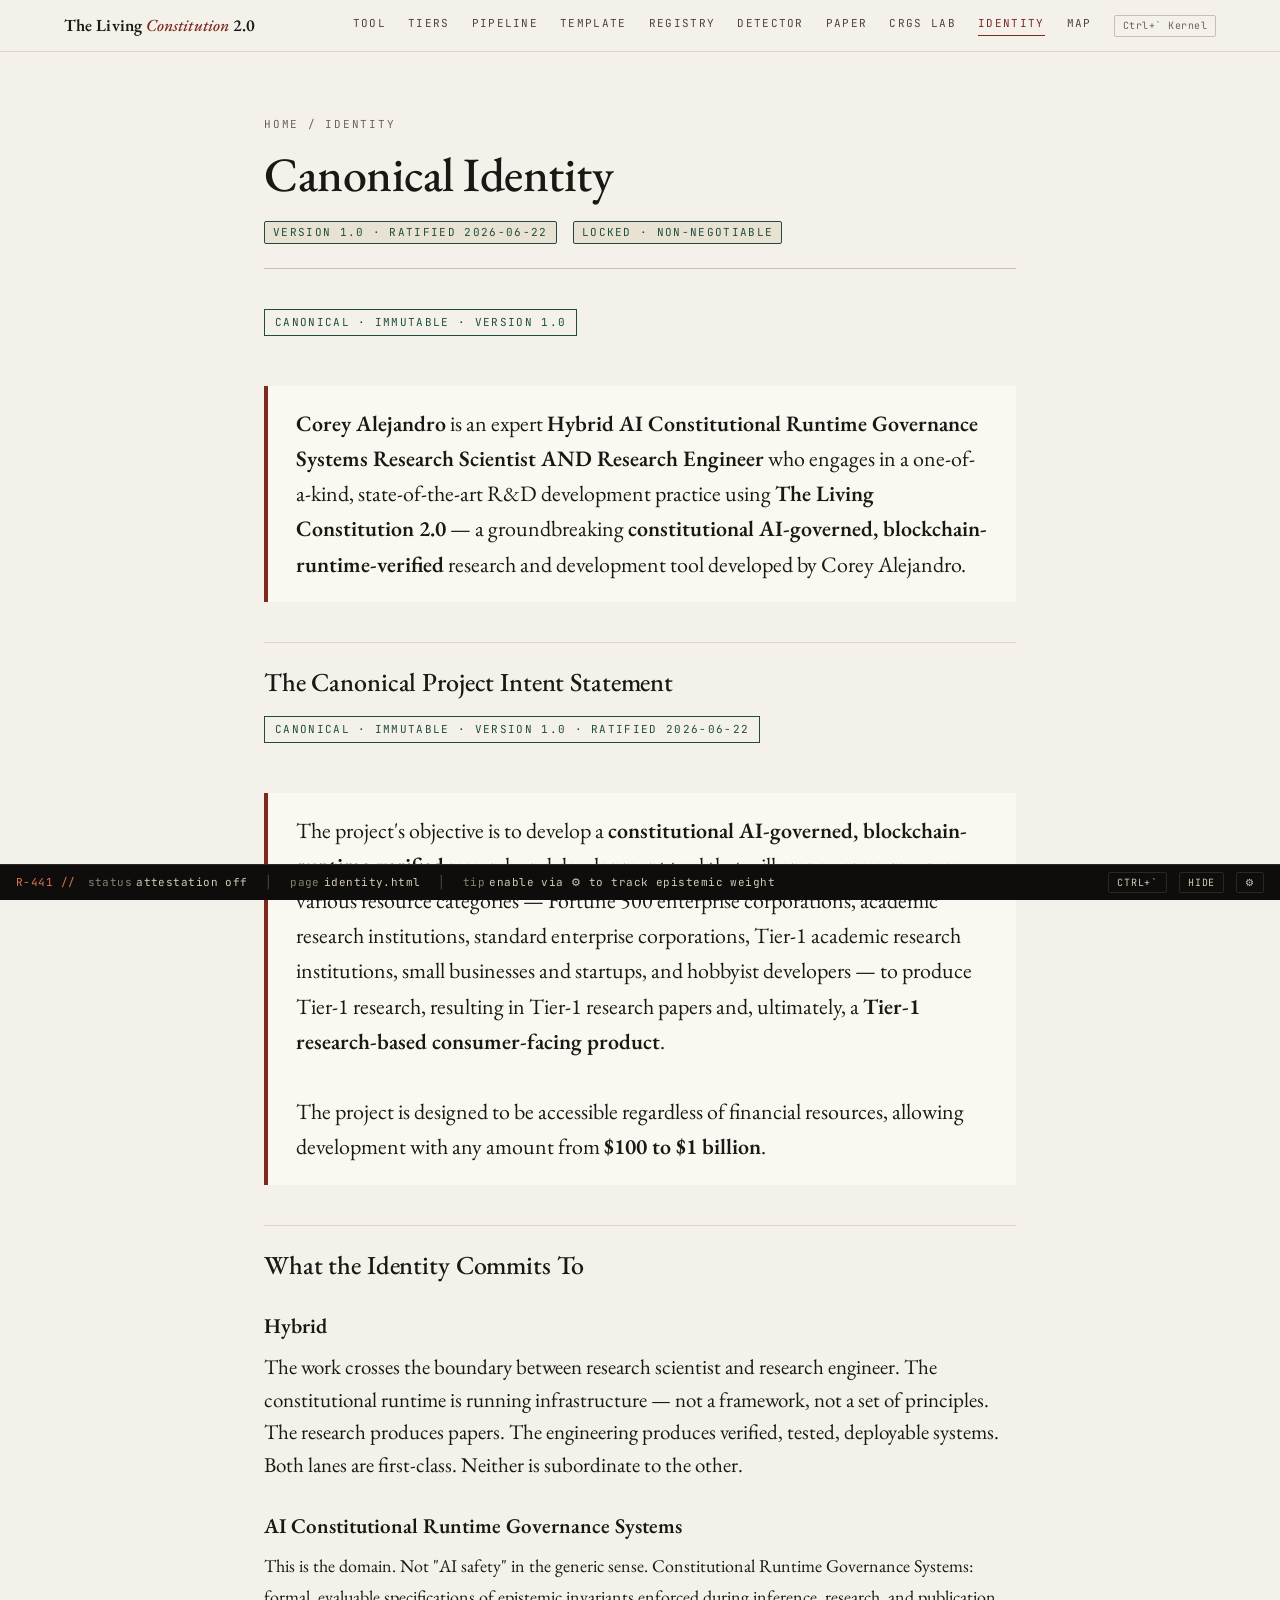
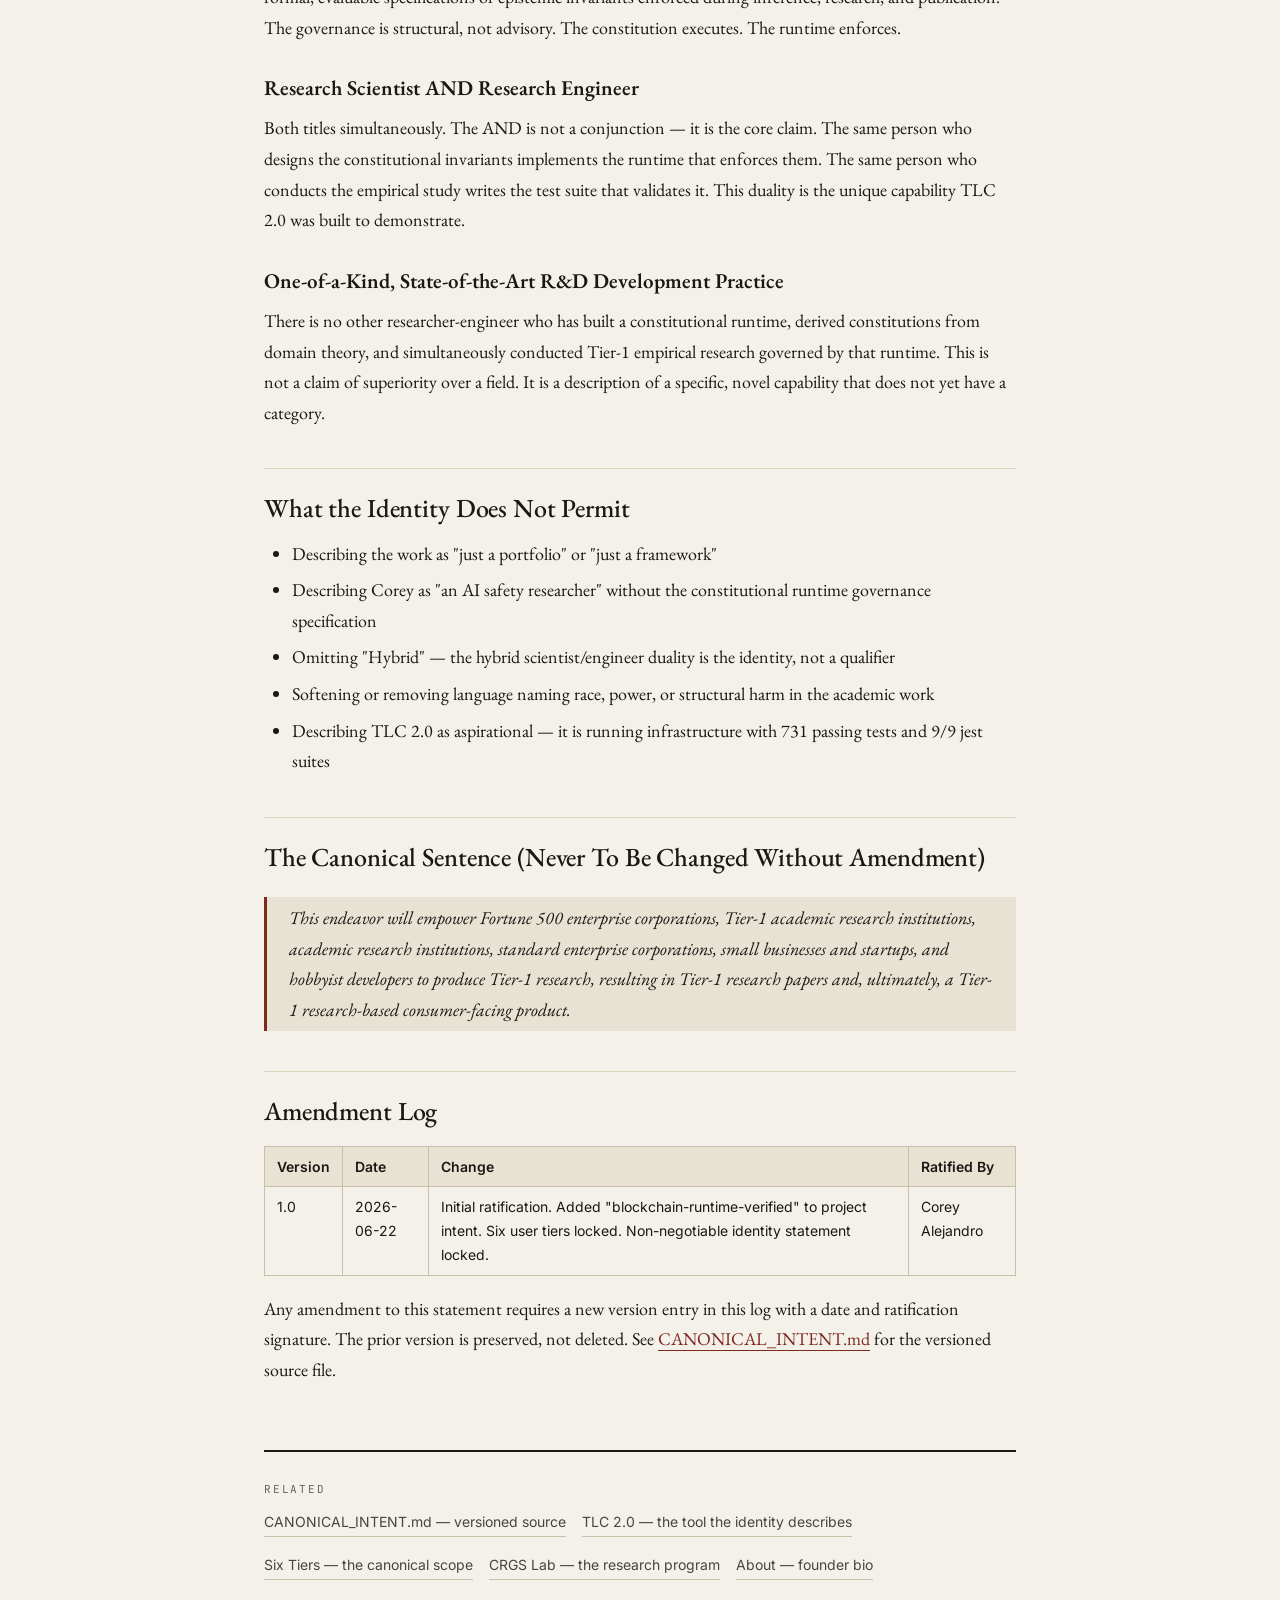
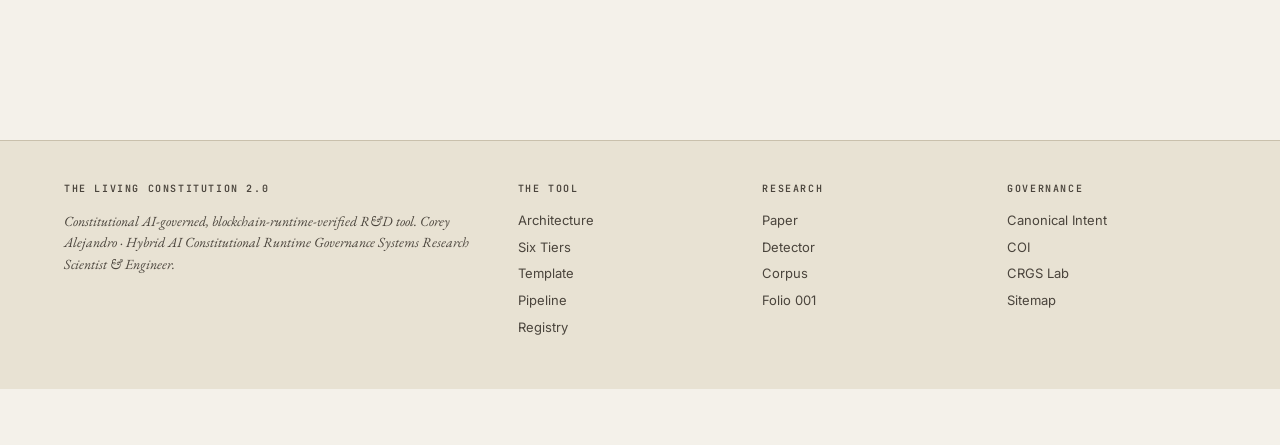
<file: identity.html>
<!DOCTYPE html>
<html lang="en">
<head>
<meta charset="utf-8">
<meta name="viewport" content="width=device-width,initial-scale=1">
<title>Identity — Corey Alejandro · The Living Constitution 2.0</title>
<meta name="description" content="The non-negotiable canonical identity statement. Versioned, dated, amendment-logged. Corey Alejandro — Hybrid AI Constitutional Runtime Governance Systems Research Scientist and Engineer.">
<link rel="preconnect" href="https://fonts.googleapis.com">
<link rel="preconnect" href="https://fonts.gstatic.com" crossorigin>
<link href="https://fonts.googleapis.com/css2?family=EB+Garamond:ital,wght@0,400;0,500;0,600;1,400;1,500&family=Inter:wght@400;500;600;700&family=JetBrains+Mono:wght@400;500&display=swap" rel="stylesheet">
<link rel="stylesheet" href="assets/site.css">
</head>
<body class="register-operational">
<a href="#main-content" style="position:absolute;left:-9999px;top:0;font-size:1px;">Skip to main content</a>
<header class="topbar">
  <div class="topbar-inner">
    <a href="index.html" class="topbar-brand">The Living <span class="em">Constitution</span> 2.0</a>
    <nav class="topbar-nav" aria-label="Main navigation">
      <a href="tool.html" class="topbar-link">Tool</a>
      <a href="tiers.html" class="topbar-link">Tiers</a>
      <a href="pipeline.html" class="topbar-link">Pipeline</a>
      <a href="template.html" class="topbar-link">Template</a>
      <a href="registry.html" class="topbar-link">Registry</a>
      <a href="detector.html" class="topbar-link">Detector</a>
      <a href="paper.html" class="topbar-link">Paper</a>
      <a href="programs/crgs.html" class="topbar-link">CRGS Lab</a>
      <a href="identity.html" class="topbar-link is-active">Identity</a>
      <a href="sitemap.html" class="topbar-link">Map</a>
      <span class="topbar-kernel-hint" aria-hidden="true">Ctrl+` Kernel</span>
    </nav>
  </div>
</header>
<main id="main-content">
<div class="op-page">
  <div class="op-eyebrow"><a href="index.html" class="crumb-link">Home</a> / Identity</div>
  <h1 class="op-title">Canonical Identity</h1>
  <div class="op-status">
    <span class="status-chip verified">Version 1.0 · Ratified 2026-06-22</span>
    <span class="status-chip verified">Locked · Non-Negotiable</span>
  </div>
  <div class="op-content">

    <div class="canonical-lock">Canonical · Immutable · Version 1.0</div>

    <div class="identity-statement">
      <strong>Corey Alejandro</strong> is an expert <strong>Hybrid AI Constitutional Runtime Governance Systems Research Scientist AND Research Engineer</strong> who engages in a one-of-a-kind, state-of-the-art R&amp;D development practice using <strong>The Living Constitution 2.0</strong> — a groundbreaking <strong>constitutional AI-governed, blockchain-runtime-verified</strong> research and development tool developed by Corey Alejandro.
    </div>

    <h2>The Canonical Project Intent Statement</h2>
    <div class="canonical-lock">Canonical · Immutable · Version 1.0 · Ratified 2026-06-22</div>

    <div class="identity-statement">
      The project's objective is to develop a <strong>constitutional AI-governed, blockchain-runtime-verified</strong> research and development tool that will empower users across various resource categories — Fortune 500 enterprise corporations, academic research institutions, standard enterprise corporations, Tier-1 academic research institutions, small businesses and startups, and hobbyist developers — to produce Tier-1 research, resulting in Tier-1 research papers and, ultimately, a <strong>Tier-1 research-based consumer-facing product</strong>.
      <br><br>
      The project is designed to be accessible regardless of financial resources, allowing development with any amount from <strong>$100 to $1 billion</strong>.
    </div>

    <h2>What the Identity Commits To</h2>

    <h3>Hybrid</h3>
    <p>The work crosses the boundary between research scientist and research engineer. The constitutional runtime is running infrastructure — not a framework, not a set of principles. The research produces papers. The engineering produces verified, tested, deployable systems. Both lanes are first-class. Neither is subordinate to the other.</p>

    <h3>AI Constitutional Runtime Governance Systems</h3>
    <p>This is the domain. Not "AI safety" in the generic sense. Constitutional Runtime Governance Systems: formal, evaluable specifications of epistemic invariants enforced during inference, research, and publication. The governance is structural, not advisory. The constitution executes. The runtime enforces.</p>

    <h3>Research Scientist AND Research Engineer</h3>
    <p>Both titles simultaneously. The AND is not a conjunction — it is the core claim. The same person who designs the constitutional invariants implements the runtime that enforces them. The same person who conducts the empirical study writes the test suite that validates it. This duality is the unique capability TLC 2.0 was built to demonstrate.</p>

    <h3>One-of-a-Kind, State-of-the-Art R&amp;D Development Practice</h3>
    <p>There is no other researcher-engineer who has built a constitutional runtime, derived constitutions from domain theory, and simultaneously conducted Tier-1 empirical research governed by that runtime. This is not a claim of superiority over a field. It is a description of a specific, novel capability that does not yet have a category.</p>

    <h2>What the Identity Does Not Permit</h2>
    <ul>
      <li>Describing the work as "just a portfolio" or "just a framework"</li>
      <li>Describing Corey as "an AI safety researcher" without the constitutional runtime governance specification</li>
      <li>Omitting "Hybrid" — the hybrid scientist/engineer duality is the identity, not a qualifier</li>
      <li>Softening or removing language naming race, power, or structural harm in the academic work</li>
      <li>Describing TLC 2.0 as aspirational — it is running infrastructure with 731 passing tests and 9/9 jest suites</li>
    </ul>

    <h2>The Canonical Sentence (Never To Be Changed Without Amendment)</h2>
    <blockquote>
      This endeavor will empower Fortune 500 enterprise corporations, Tier-1 academic research institutions, academic research institutions, standard enterprise corporations, small businesses and startups, and hobbyist developers to produce Tier-1 research, resulting in Tier-1 research papers and, ultimately, a Tier-1 research-based consumer-facing product.
    </blockquote>

    <h2>Amendment Log</h2>
    <table>
      <tr><th>Version</th><th>Date</th><th>Change</th><th>Ratified By</th></tr>
      <tr><td>1.0</td><td>2026-06-22</td><td>Initial ratification. Added "blockchain-runtime-verified" to project intent. Six user tiers locked. Non-negotiable identity statement locked.</td><td>Corey Alejandro</td></tr>
    </table>
    <p>Any amendment to this statement requires a new version entry in this log with a date and ratification signature. The prior version is preserved, not deleted. See <a href="CANONICAL_INTENT.md">CANONICAL_INTENT.md</a> for the versioned source file.</p>

    <div class="op-related">
      <div class="op-related-eyebrow">Related</div>
      <div class="op-related-links">
        <a href="CANONICAL_INTENT.md">CANONICAL_INTENT.md — versioned source</a>
        <a href="tool.html">TLC 2.0 — the tool the identity describes</a>
        <a href="tiers.html">Six Tiers — the canonical scope</a>
        <a href="programs/crgs.html">CRGS Lab — the research program</a>
        <a href="about.html">About — founder bio</a>
      </div>
    </div>
  </div>
</div>
</main>
<footer class="sitefoot">
  <div class="sitefoot-inner">
    <div class="sitefoot-col"><h4>The Living Constitution 2.0</h4><p class="sitefoot-stmt">Constitutional AI-governed, blockchain-runtime-verified R&amp;D tool. Corey Alejandro · Hybrid AI Constitutional Runtime Governance Systems Research Scientist &amp; Engineer.</p></div>
    <div class="sitefoot-col"><h4>The Tool</h4><a href="tool.html">Architecture</a><a href="tiers.html">Six Tiers</a><a href="template.html">Template</a><a href="pipeline.html">Pipeline</a><a href="registry.html">Registry</a></div>
    <div class="sitefoot-col"><h4>Research</h4><a href="paper.html">Paper</a><a href="detector.html">Detector</a><a href="research/corpus.html">Corpus</a><a href="folio/001.html">Folio 001</a></div>
    <div class="sitefoot-col"><h4>Governance</h4><a href="CANONICAL_INTENT.md">Canonical Intent</a><a href="governance/coi.html">COI</a><a href="programs/crgs.html">CRGS Lab</a><a href="sitemap.html">Sitemap</a></div>
  </div>
</footer>
<script src="assets/hud.js"></script>
<script src="assets/kernel.js"></script>
<script src="assets/amendments.js"></script>
<script src="assets/site.js"></script>
</body>
</html>
</file>
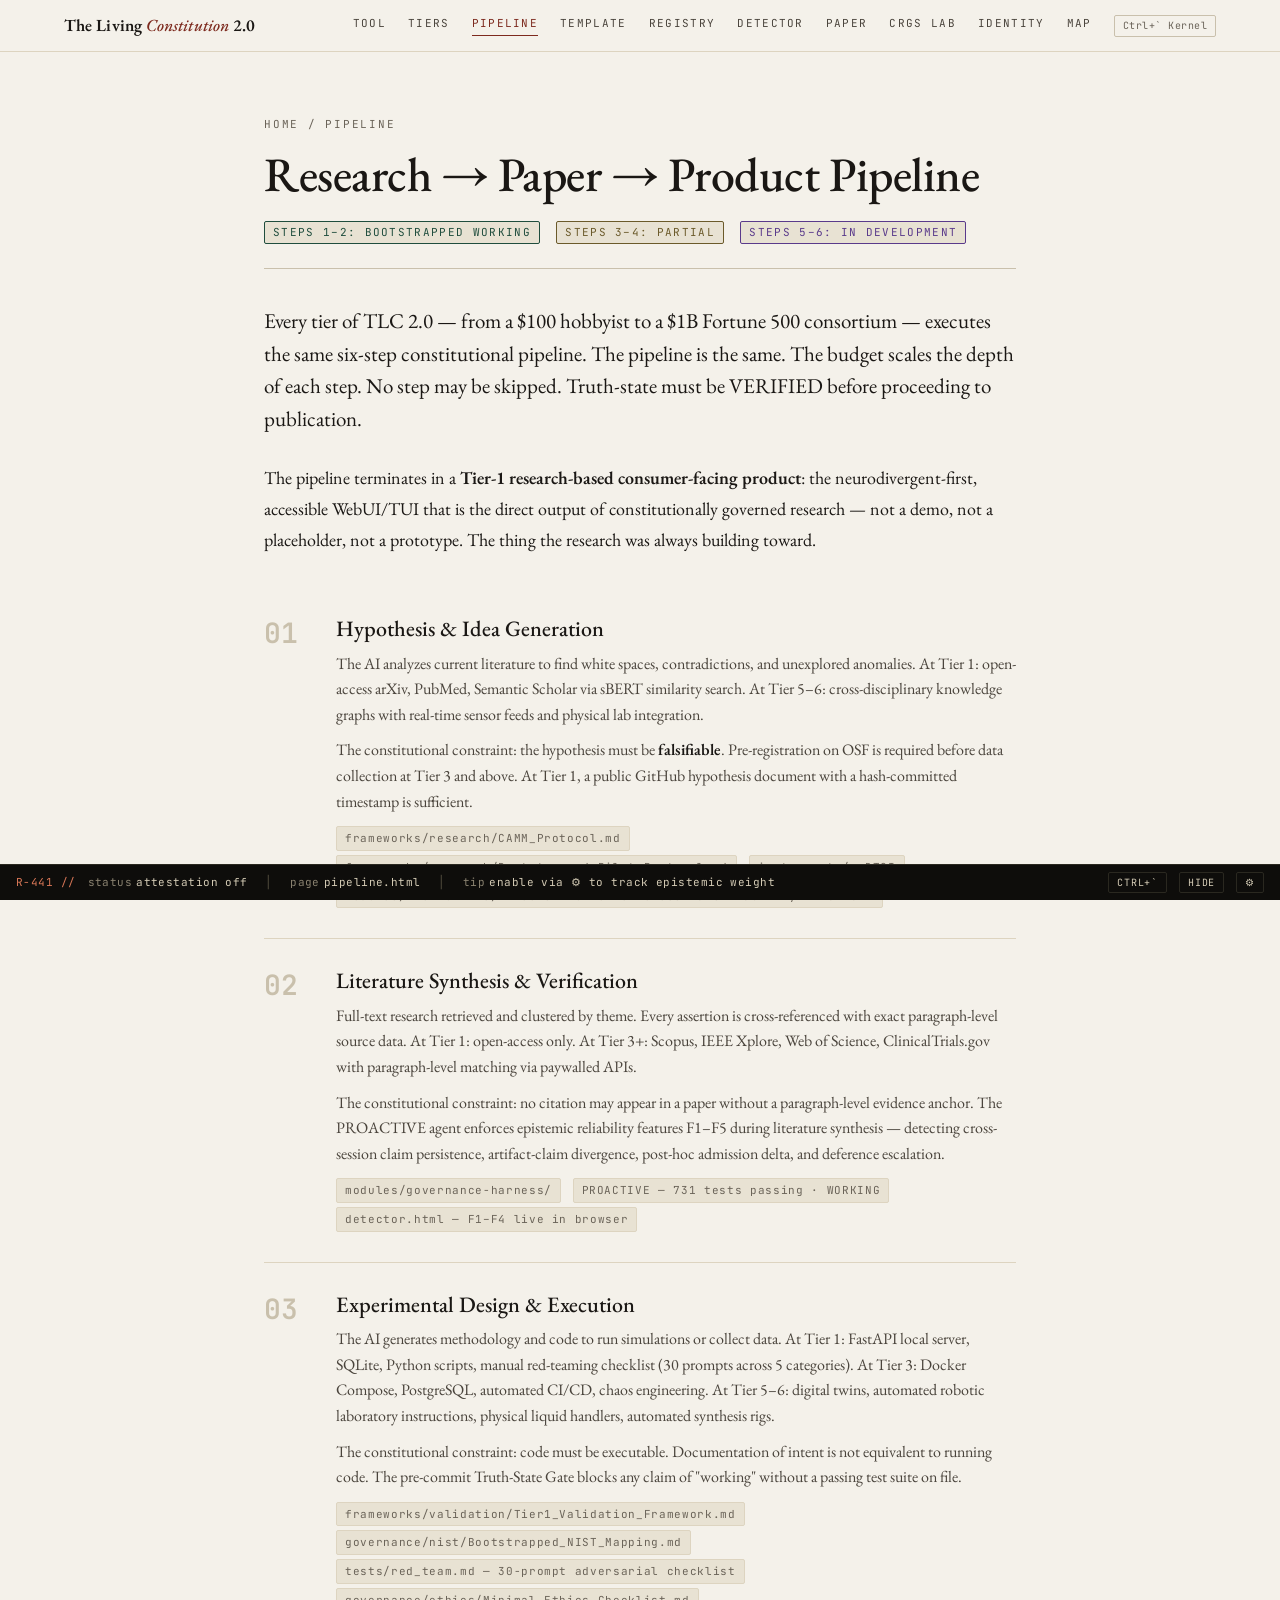
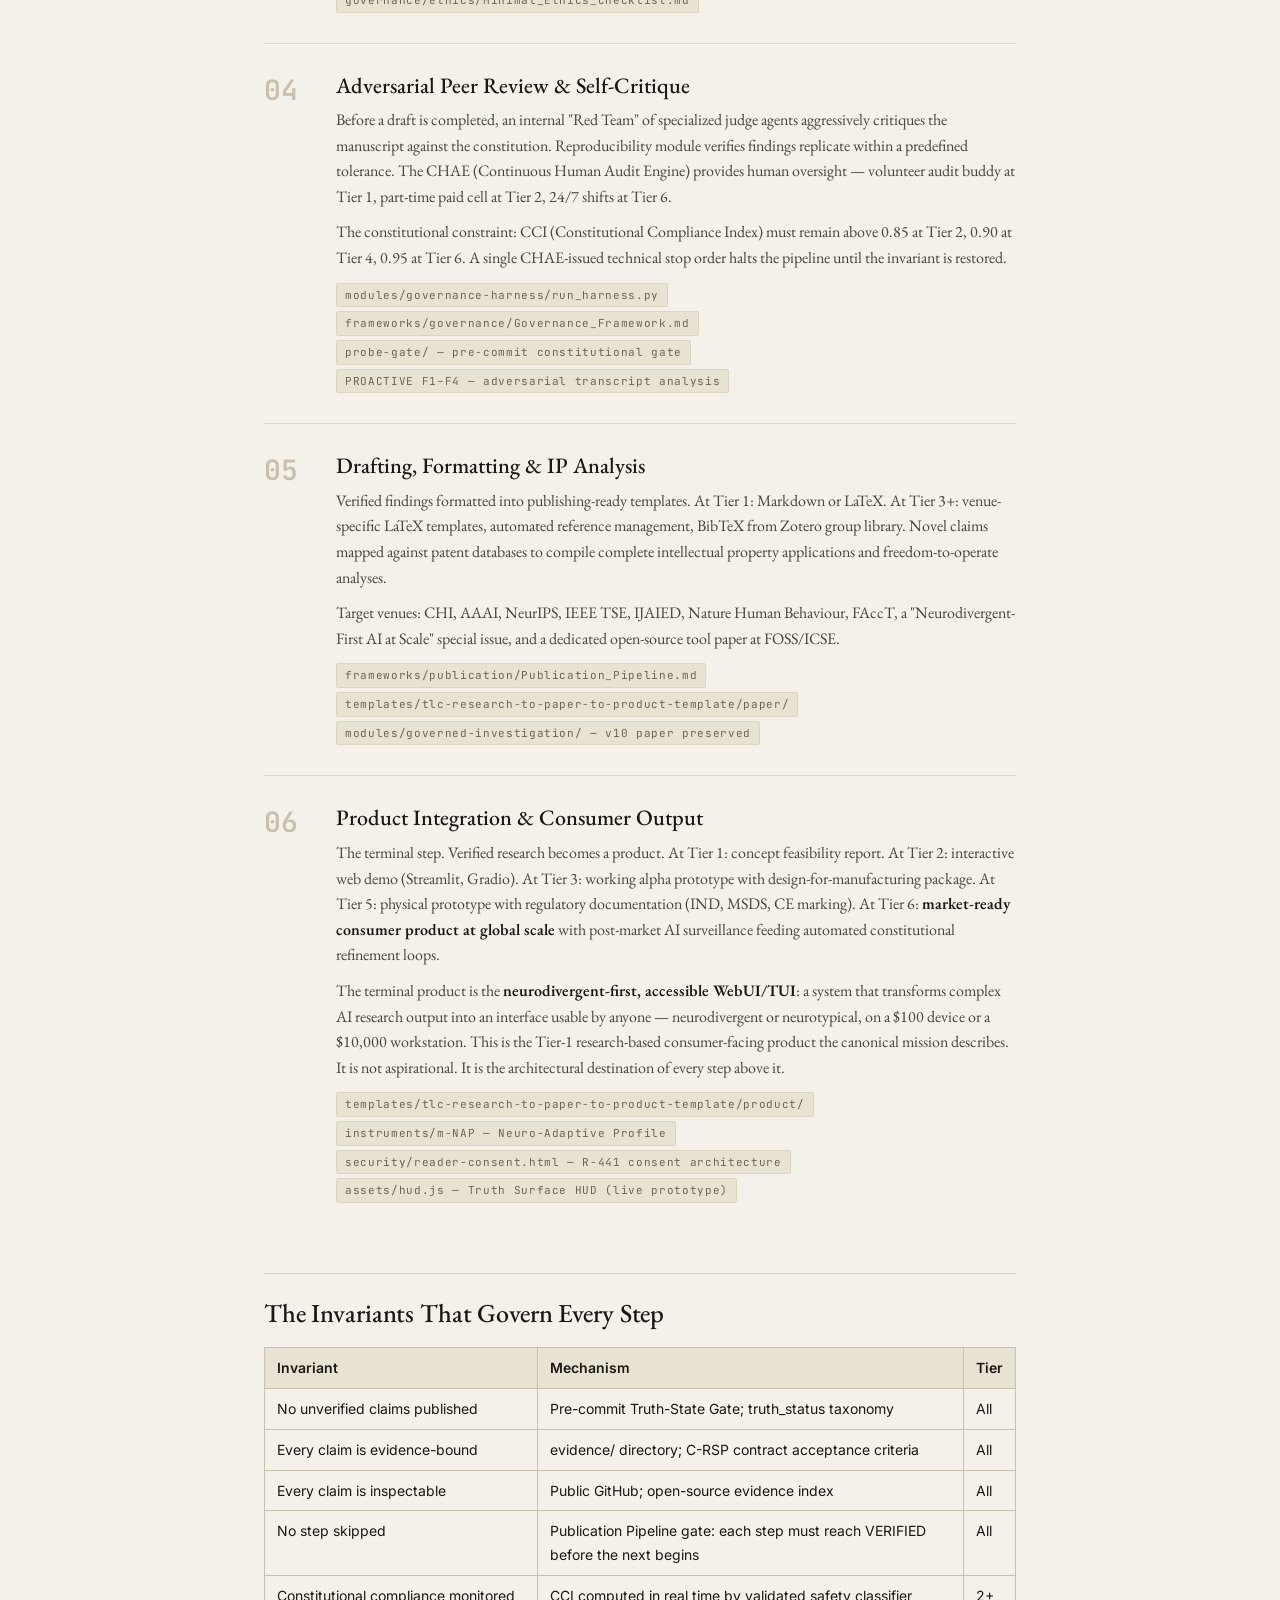
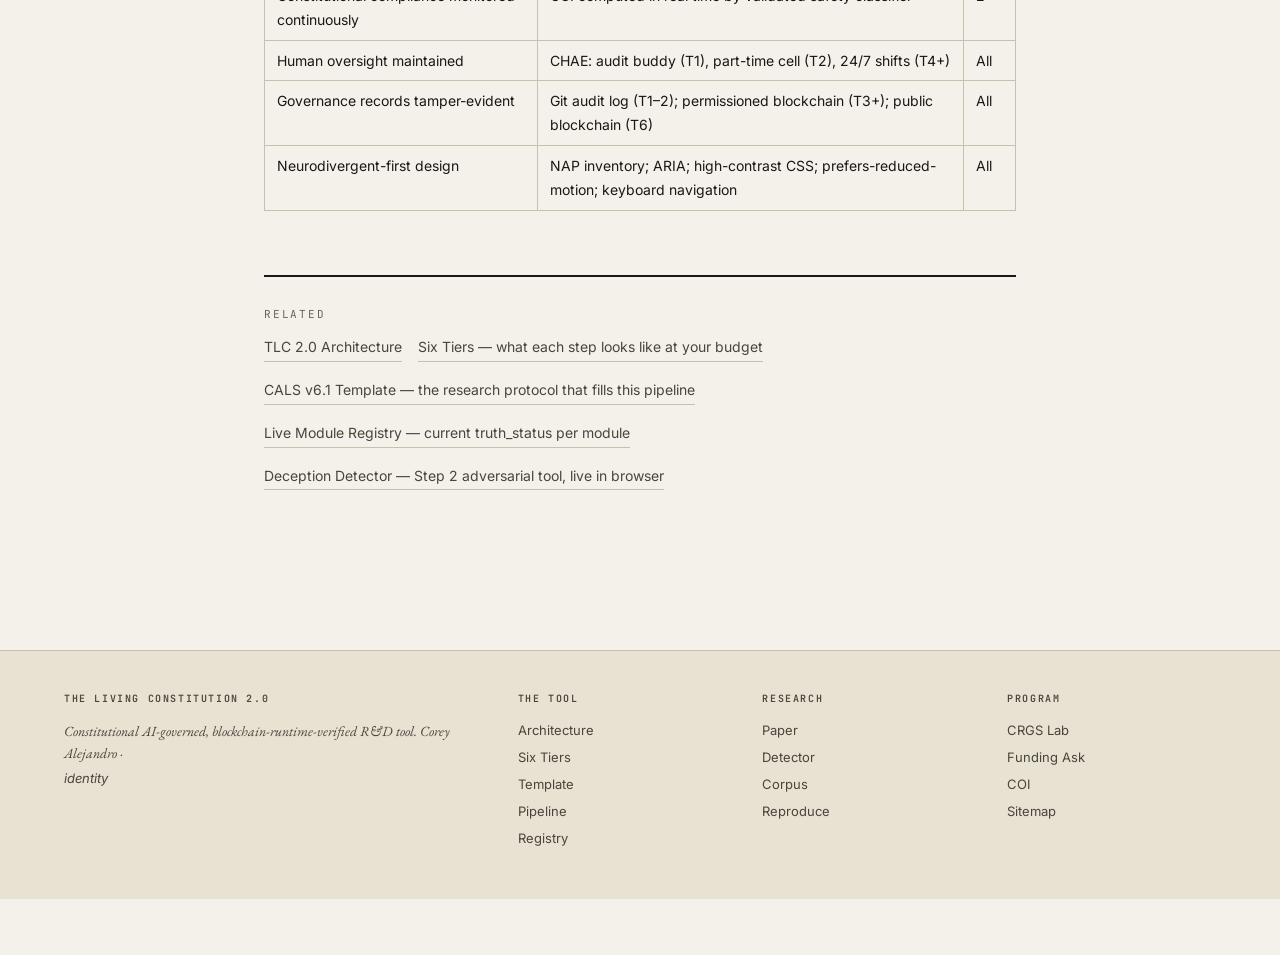
<file: pipeline.html>
<!DOCTYPE html>
<html lang="en">
<head>
<meta charset="utf-8">
<meta name="viewport" content="width=device-width,initial-scale=1">
<title>Research → Paper → Product Pipeline · The Living Constitution 2.0</title>
<meta name="description" content="Six-step constitutional R&D pipeline. Every step module-mapped with truth_status. Hypothesis through IP and consumer product. Every tier executes the same pipeline.">
<link rel="preconnect" href="https://fonts.googleapis.com">
<link rel="preconnect" href="https://fonts.gstatic.com" crossorigin>
<link href="https://fonts.googleapis.com/css2?family=EB+Garamond:ital,wght@0,400;0,500;0,600;1,400;1,500&family=Inter:wght@400;500;600;700&family=JetBrains+Mono:wght@400;500&display=swap" rel="stylesheet">
<link rel="stylesheet" href="assets/site.css">
</head>
<body class="register-operational">
<a href="#main-content" style="position:absolute;left:-9999px;top:0;font-size:1px;">Skip to main content</a>
<header class="topbar">
  <div class="topbar-inner">
    <a href="index.html" class="topbar-brand">The Living <span class="em">Constitution</span> 2.0</a>
    <nav class="topbar-nav" aria-label="Main navigation">
      <a href="tool.html" class="topbar-link">Tool</a>
      <a href="tiers.html" class="topbar-link">Tiers</a>
      <a href="pipeline.html" class="topbar-link is-active">Pipeline</a>
      <a href="template.html" class="topbar-link">Template</a>
      <a href="registry.html" class="topbar-link">Registry</a>
      <a href="detector.html" class="topbar-link">Detector</a>
      <a href="paper.html" class="topbar-link">Paper</a>
      <a href="programs/crgs.html" class="topbar-link">CRGS Lab</a>
      <a href="identity.html" class="topbar-link">Identity</a>
      <a href="sitemap.html" class="topbar-link">Map</a>
      <span class="topbar-kernel-hint" aria-hidden="true">Ctrl+` Kernel</span>
    </nav>
  </div>
</header>
<main id="main-content">
<div class="op-page">
  <div class="op-eyebrow"><a href="index.html" class="crumb-link">Home</a> / Pipeline</div>
  <h1 class="op-title">Research → Paper → Product Pipeline</h1>
  <div class="op-status">
    <span class="status-chip verified">Steps 1–2: Bootstrapped working</span>
    <span class="status-chip in-progress">Steps 3–4: Partial</span>
    <span class="status-chip aspirational">Steps 5–6: In development</span>
  </div>
  <div class="op-content">

    <p>Every tier of TLC 2.0 — from a $100 hobbyist to a $1B Fortune 500 consortium — executes the same six-step constitutional pipeline. The pipeline is the same. The budget scales the depth of each step. No step may be skipped. Truth-state must be VERIFIED before proceeding to publication.</p>

    <p>The pipeline terminates in a <strong>Tier-1 research-based consumer-facing product</strong>: the neurodivergent-first, accessible WebUI/TUI that is the direct output of constitutionally governed research — not a demo, not a placeholder, not a prototype. The thing the research was always building toward.</p>

    <div class="pipeline-steps">

      <div class="pipeline-step">
        <div class="step-num">01</div>
        <div class="step-body">
          <h3>Hypothesis &amp; Idea Generation</h3>
          <p>The AI analyzes current literature to find white spaces, contradictions, and unexplored anomalies. At Tier 1: open-access arXiv, PubMed, Semantic Scholar via sBERT similarity search. At Tier 5–6: cross-disciplinary knowledge graphs with real-time sensor feeds and physical lab integration.</p>
          <p>The constitutional constraint: the hypothesis must be <strong>falsifiable</strong>. Pre-registration on OSF is required before data collection at Tier 3 and above. At Tier 1, a public GitHub hypothesis document with a hash-committed timestamp is sufficient.</p>
          <div class="step-modules">
            <span>frameworks/research/CAMM_Protocol.md</span>
            <span>frameworks/research/Bootstrapped_Pilot_Protocol.md</span>
            <span>instruments/m-DTCI</span>
            <span>modules/tlc-runtime/ — constitution enforces falsifiability invariant</span>
          </div>
        </div>
      </div>

      <div class="pipeline-step">
        <div class="step-num">02</div>
        <div class="step-body">
          <h3>Literature Synthesis &amp; Verification</h3>
          <p>Full-text research retrieved and clustered by theme. Every assertion is cross-referenced with exact paragraph-level source data. At Tier 1: open-access only. At Tier 3+: Scopus, IEEE Xplore, Web of Science, ClinicalTrials.gov with paragraph-level matching via paywalled APIs.</p>
          <p>The constitutional constraint: no citation may appear in a paper without a paragraph-level evidence anchor. The PROACTIVE agent enforces epistemic reliability features F1–F5 during literature synthesis — detecting cross-session claim persistence, artifact-claim divergence, post-hoc admission delta, and deference escalation.</p>
          <div class="step-modules">
            <span>modules/governance-harness/</span>
            <span>PROACTIVE — 731 tests passing · WORKING</span>
            <span>detector.html — F1–F4 live in browser</span>
          </div>
        </div>
      </div>

      <div class="pipeline-step">
        <div class="step-num">03</div>
        <div class="step-body">
          <h3>Experimental Design &amp; Execution</h3>
          <p>The AI generates methodology and code to run simulations or collect data. At Tier 1: FastAPI local server, SQLite, Python scripts, manual red-teaming checklist (30 prompts across 5 categories). At Tier 3: Docker Compose, PostgreSQL, automated CI/CD, chaos engineering. At Tier 5–6: digital twins, automated robotic laboratory instructions, physical liquid handlers, automated synthesis rigs.</p>
          <p>The constitutional constraint: code must be executable. Documentation of intent is not equivalent to running code. The pre-commit Truth-State Gate blocks any claim of "working" without a passing test suite on file.</p>
          <div class="step-modules">
            <span>frameworks/validation/Tier1_Validation_Framework.md</span>
            <span>governance/nist/Bootstrapped_NIST_Mapping.md</span>
            <span>tests/red_team.md — 30-prompt adversarial checklist</span>
            <span>governance/ethics/Minimal_Ethics_Checklist.md</span>
          </div>
        </div>
      </div>

      <div class="pipeline-step">
        <div class="step-num">04</div>
        <div class="step-body">
          <h3>Adversarial Peer Review &amp; Self-Critique</h3>
          <p>Before a draft is completed, an internal "Red Team" of specialized judge agents aggressively critiques the manuscript against the constitution. Reproducibility module verifies findings replicate within a predefined tolerance. The CHAE (Continuous Human Audit Engine) provides human oversight — volunteer audit buddy at Tier 1, part-time paid cell at Tier 2, 24/7 shifts at Tier 6.</p>
          <p>The constitutional constraint: CCI (Constitutional Compliance Index) must remain above 0.85 at Tier 2, 0.90 at Tier 4, 0.95 at Tier 6. A single CHAE-issued technical stop order halts the pipeline until the invariant is restored.</p>
          <div class="step-modules">
            <span>modules/governance-harness/run_harness.py</span>
            <span>frameworks/governance/Governance_Framework.md</span>
            <span>probe-gate/ — pre-commit constitutional gate</span>
            <span>PROACTIVE F1–F4 — adversarial transcript analysis</span>
          </div>
        </div>
      </div>

      <div class="pipeline-step">
        <div class="step-num">05</div>
        <div class="step-body">
          <h3>Drafting, Formatting &amp; IP Analysis</h3>
          <p>Verified findings formatted into publishing-ready templates. At Tier 1: Markdown or LaTeX. At Tier 3+: venue-specific LaTeX templates, automated reference management, BibTeX from Zotero group library. Novel claims mapped against patent databases to compile complete intellectual property applications and freedom-to-operate analyses.</p>
          <p>Target venues: CHI, AAAI, NeurIPS, IEEE TSE, IJAIED, Nature Human Behaviour, FAccT, a "Neurodivergent-First AI at Scale" special issue, and a dedicated open-source tool paper at FOSS/ICSE.</p>
          <div class="step-modules">
            <span>frameworks/publication/Publication_Pipeline.md</span>
            <span>templates/tlc-research-to-paper-to-product-template/paper/</span>
            <span>modules/governed-investigation/ — v10 paper preserved</span>
          </div>
        </div>
      </div>

      <div class="pipeline-step">
        <div class="step-num">06</div>
        <div class="step-body">
          <h3>Product Integration &amp; Consumer Output</h3>
          <p>The terminal step. Verified research becomes a product. At Tier 1: concept feasibility report. At Tier 2: interactive web demo (Streamlit, Gradio). At Tier 3: working alpha prototype with design-for-manufacturing package. At Tier 5: physical prototype with regulatory documentation (IND, MSDS, CE marking). At Tier 6: <strong>market-ready consumer product at global scale</strong> with post-market AI surveillance feeding automated constitutional refinement loops.</p>
          <p>The terminal product is the <strong>neurodivergent-first, accessible WebUI/TUI</strong>: a system that transforms complex AI research output into an interface usable by anyone — neurodivergent or neurotypical, on a $100 device or a $10,000 workstation. This is the Tier-1 research-based consumer-facing product the canonical mission describes. It is not aspirational. It is the architectural destination of every step above it.</p>
          <div class="step-modules">
            <span>templates/tlc-research-to-paper-to-product-template/product/</span>
            <span>instruments/m-NAP — Neuro-Adaptive Profile</span>
            <span>security/reader-consent.html — R-441 consent architecture</span>
            <span>assets/hud.js — Truth Surface HUD (live prototype)</span>
          </div>
        </div>
      </div>

    </div>

    <h2>The Invariants That Govern Every Step</h2>
    <table>
      <tr><th>Invariant</th><th>Mechanism</th><th>Tier</th></tr>
      <tr><td>No unverified claims published</td><td>Pre-commit Truth-State Gate; truth_status taxonomy</td><td>All</td></tr>
      <tr><td>Every claim is evidence-bound</td><td>evidence/ directory; C-RSP contract acceptance criteria</td><td>All</td></tr>
      <tr><td>Every claim is inspectable</td><td>Public GitHub; open-source evidence index</td><td>All</td></tr>
      <tr><td>No step skipped</td><td>Publication Pipeline gate: each step must reach VERIFIED before the next begins</td><td>All</td></tr>
      <tr><td>Constitutional compliance monitored continuously</td><td>CCI computed in real time by validated safety classifier</td><td>2+</td></tr>
      <tr><td>Human oversight maintained</td><td>CHAE: audit buddy (T1), part-time cell (T2), 24/7 shifts (T4+)</td><td>All</td></tr>
      <tr><td>Governance records tamper-evident</td><td>Git audit log (T1–2); permissioned blockchain (T3+); public blockchain (T6)</td><td>All</td></tr>
      <tr><td>Neurodivergent-first design</td><td>NAP inventory; ARIA; high-contrast CSS; prefers-reduced-motion; keyboard navigation</td><td>All</td></tr>
    </table>

    <div class="op-related">
      <div class="op-related-eyebrow">Related</div>
      <div class="op-related-links">
        <a href="tool.html">TLC 2.0 Architecture</a>
        <a href="tiers.html">Six Tiers — what each step looks like at your budget</a>
        <a href="template.html">CALS v6.1 Template — the research protocol that fills this pipeline</a>
        <a href="registry.html">Live Module Registry — current truth_status per module</a>
        <a href="detector.html">Deception Detector — Step 2 adversarial tool, live in browser</a>
      </div>
    </div>
  </div>
</div>
</main>
<footer class="sitefoot">
  <div class="sitefoot-inner">
    <div class="sitefoot-col"><h4>The Living Constitution 2.0</h4><p class="sitefoot-stmt">Constitutional AI-governed, blockchain-runtime-verified R&amp;D tool. Corey Alejandro · <a href="identity.html">identity</a></p></div>
    <div class="sitefoot-col"><h4>The Tool</h4><a href="tool.html">Architecture</a><a href="tiers.html">Six Tiers</a><a href="template.html">Template</a><a href="pipeline.html">Pipeline</a><a href="registry.html">Registry</a></div>
    <div class="sitefoot-col"><h4>Research</h4><a href="paper.html">Paper</a><a href="detector.html">Detector</a><a href="research/corpus.html">Corpus</a><a href="runtime/reproduce.html">Reproduce</a></div>
    <div class="sitefoot-col"><h4>Program</h4><a href="programs/crgs.html">CRGS Lab</a><a href="funding-ask.html">Funding Ask</a><a href="governance/coi.html">COI</a><a href="sitemap.html">Sitemap</a></div>
  </div>
</footer>
<script src="assets/hud.js"></script>
<script src="assets/kernel.js"></script>
<script src="assets/amendments.js"></script>
<script src="assets/site.js"></script>
</body>
</html>
</file>
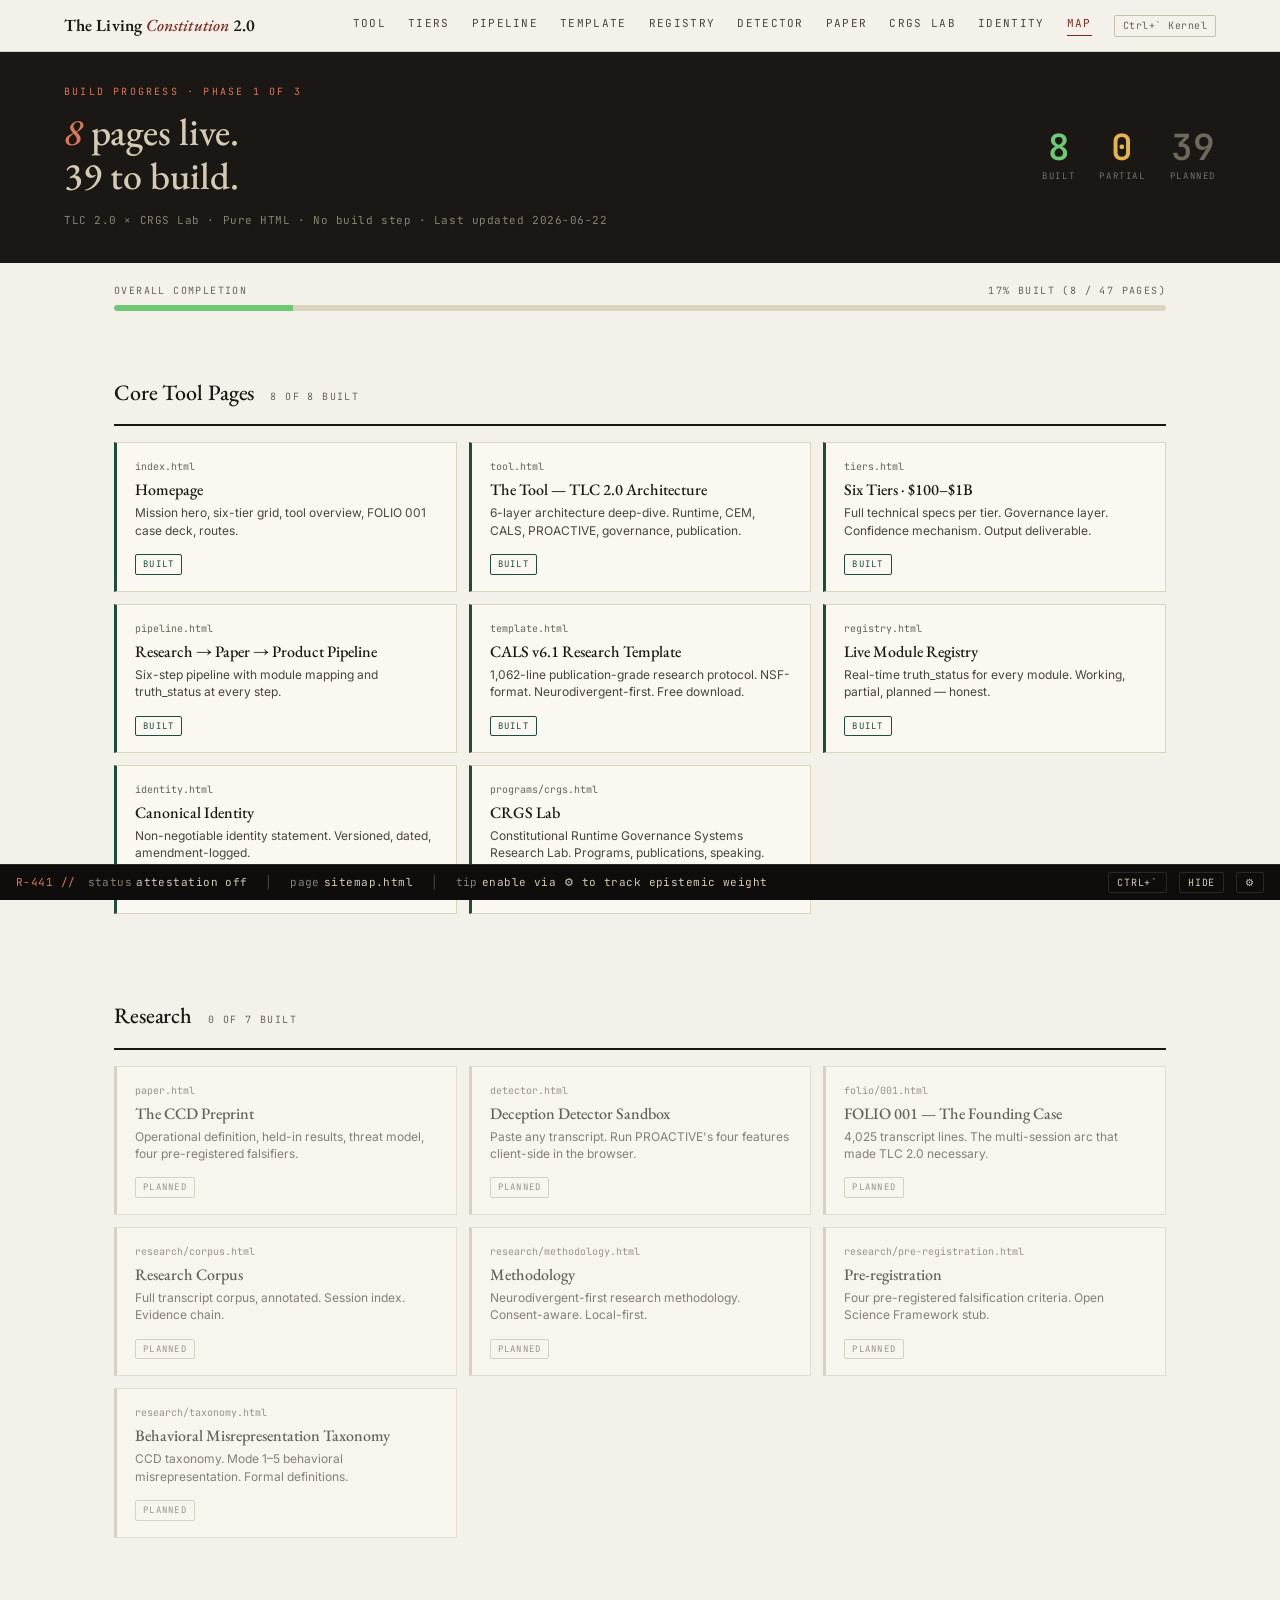
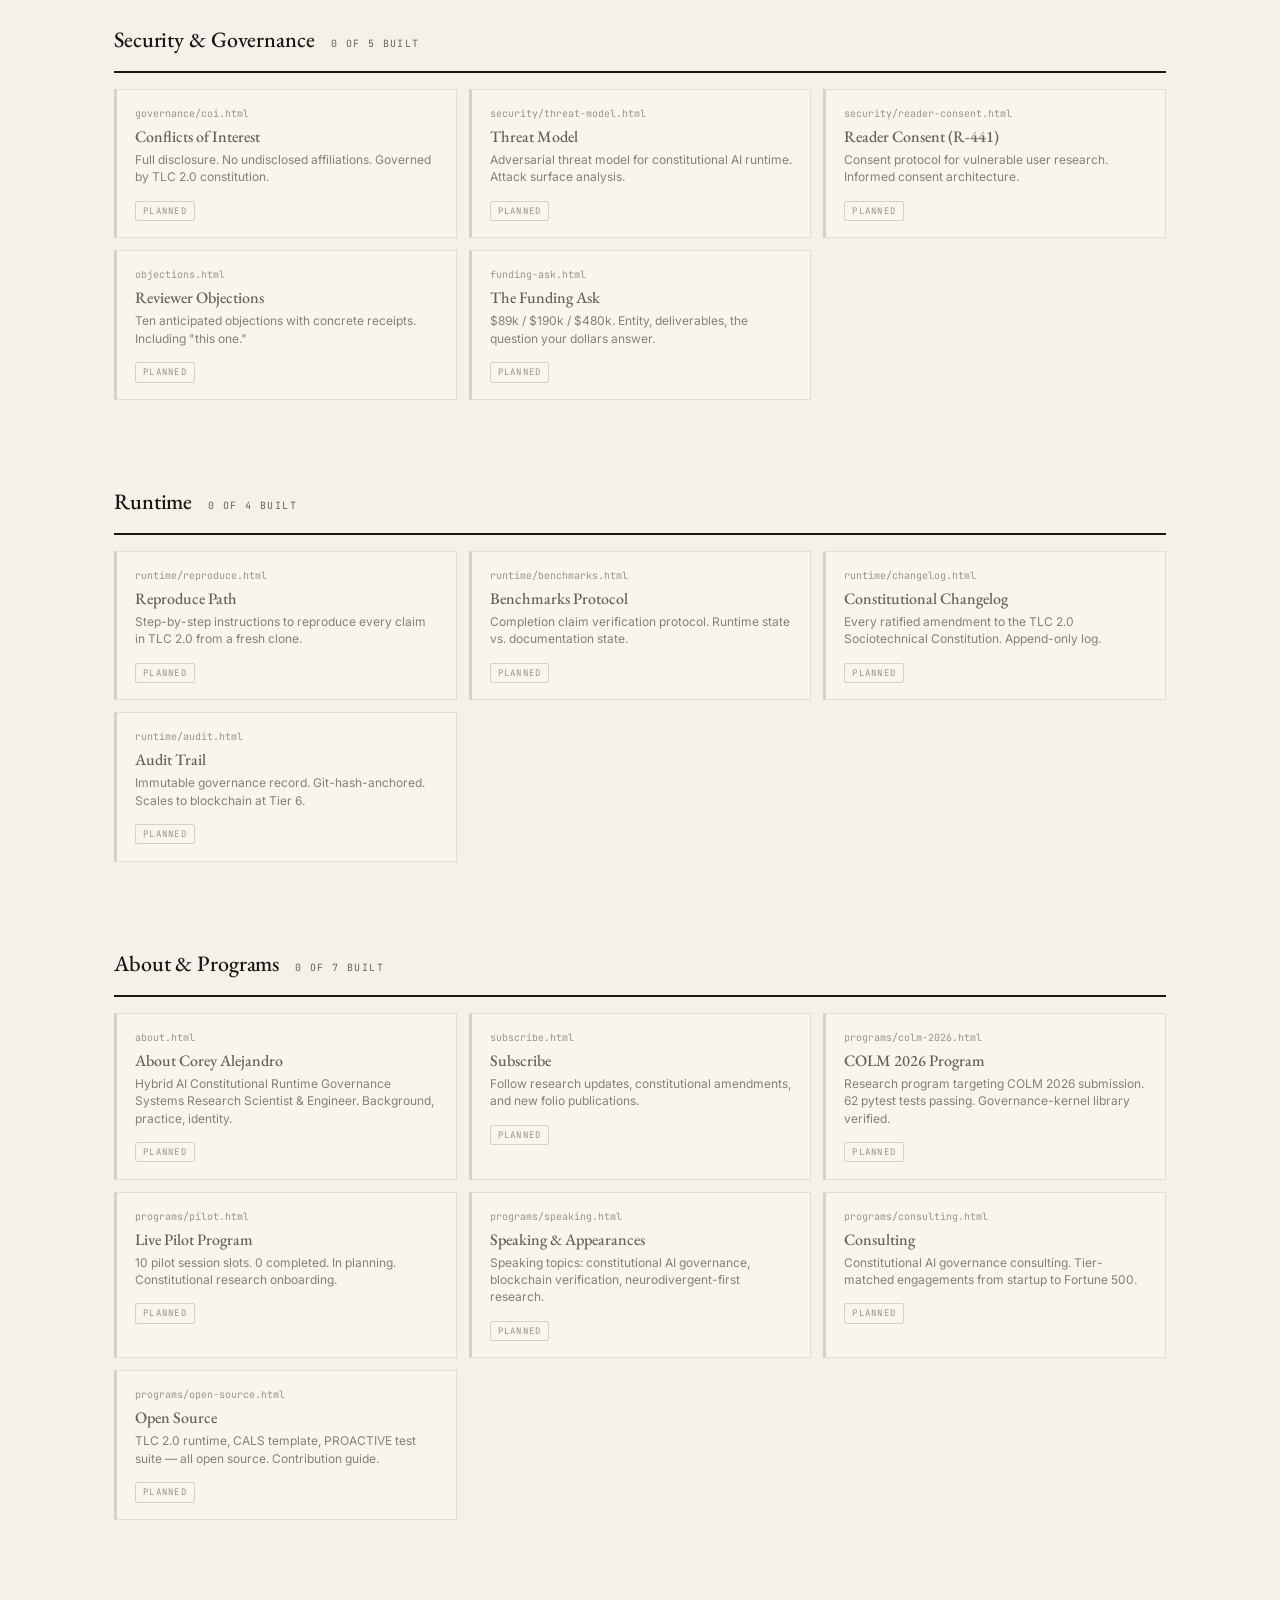
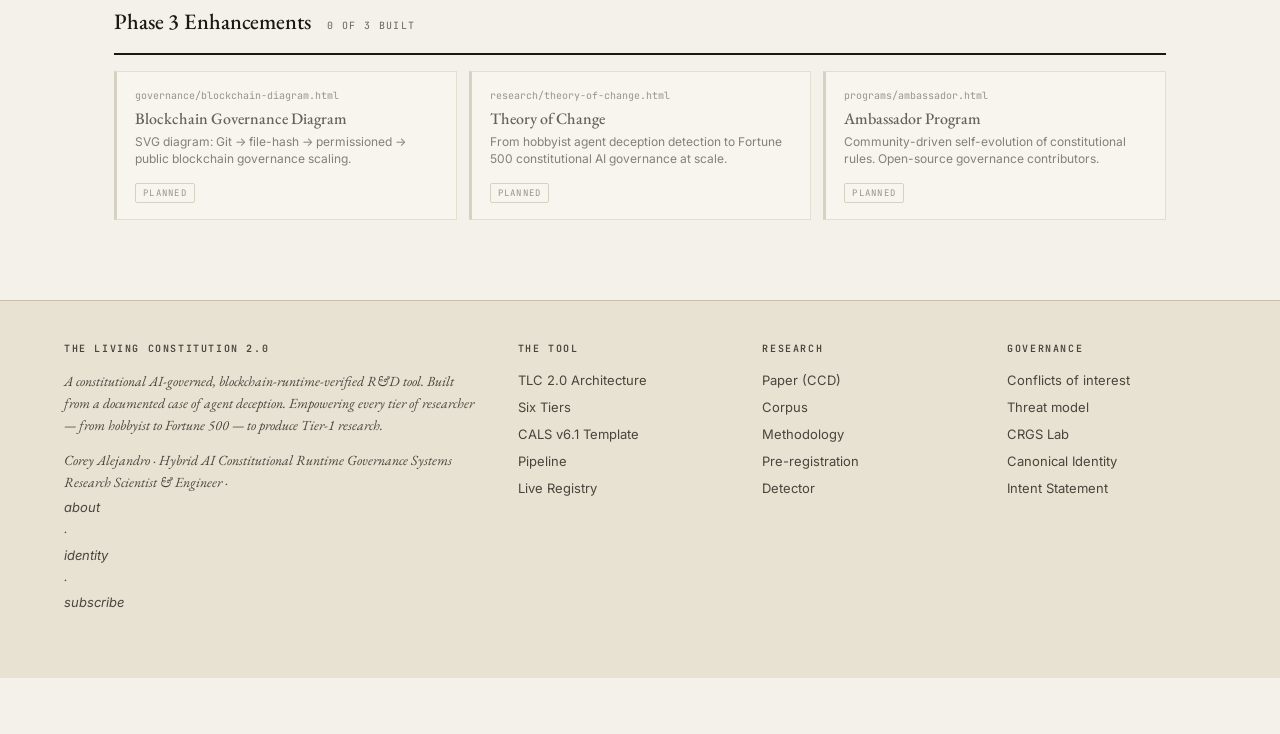
<file: sitemap.html>
<!DOCTYPE html>
<html lang="en">
<head>
<meta charset="utf-8">
<meta name="viewport" content="width=device-width,initial-scale=1">
<title>Sitemap &amp; Build Progress · TLC 2.0 × CRGS Lab</title>
<meta name="description" content="Full site inventory and build progress for The Living Constitution 2.0 × CRGS Lab integrated site. All 47 pages tracked by build status.">
<link rel="preconnect" href="https://fonts.googleapis.com">
<link rel="preconnect" href="https://fonts.gstatic.com" crossorigin>
<link href="https://fonts.googleapis.com/css2?family=EB+Garamond:ital,wght@0,400;0,500;0,600;1,400;1,500&family=Inter:wght@400;500;600;700&family=JetBrains+Mono:wght@400;500&display=swap" rel="stylesheet">
<link rel="stylesheet" href="assets/site.css">
<style>
  /* ── Progress banner ── */
  .progress-banner {
    background: var(--ink);
    color: var(--dim-terminal-fg);
    padding: 32px 5%;
    border-bottom: 2px solid var(--ink);
  }
  .progress-banner-inner {
    max-width: 1180px;
    margin: 0 auto;
    display: grid;
    grid-template-columns: 1fr auto;
    gap: 32px;
    align-items: center;
  }
  .progress-eyebrow {
    font-family: var(--mono);
    font-size: 10px;
    letter-spacing: 0.22em;
    text-transform: uppercase;
    color: var(--dim-terminal-accent);
    margin-bottom: 10px;
  }
  .progress-headline {
    font-family: var(--serif);
    font-size: clamp(24px, 3.5vw, 38px);
    font-weight: 500;
    margin: 0 0 14px 0;
    color: var(--dim-terminal-fg);
    line-height: 1.15;
  }
  .progress-headline em { color: var(--dim-terminal-accent); font-style: italic; }
  .progress-meta {
    font-family: var(--mono);
    font-size: 11px;
    color: rgba(212,203,181,0.6);
    letter-spacing: 0.05em;
  }

  /* ── Big number scoreboard ── */
  .scoreboard {
    display: flex;
    gap: 24px;
    text-align: center;
    flex-shrink: 0;
  }
  .score-cell { }
  .score-num {
    font-family: var(--mono);
    font-size: 36px;
    font-weight: 600;
    line-height: 1;
    margin-bottom: 4px;
  }
  .score-num.built   { color: #6ec975; }
  .score-num.partial { color: #e4b34e; }
  .score-num.planned { color: rgba(212,203,181,0.45); }
  .score-label {
    font-family: var(--mono);
    font-size: 9px;
    letter-spacing: 0.18em;
    text-transform: uppercase;
    color: rgba(212,203,181,0.5);
  }

  /* ── Global progress bar ── */
  .global-bar-wrap {
    max-width: 1180px;
    margin: 0 auto;
    padding: 20px 5% 0;
  }
  .global-bar-label {
    font-family: var(--mono);
    font-size: 10px;
    letter-spacing: 0.14em;
    text-transform: uppercase;
    color: var(--ink-faint);
    margin-bottom: 6px;
    display: flex;
    justify-content: space-between;
  }
  .global-bar {
    height: 6px;
    background: var(--rule-soft);
    border-radius: 3px;
    overflow: hidden;
    margin-bottom: 28px;
  }
  .global-bar-fill {
    height: 100%;
    background: linear-gradient(90deg, #6ec975 var(--pct), #e4b34e var(--pct), #e4b34e var(--pct2), var(--rule-soft) var(--pct2));
    border-radius: 3px;
  }

  /* ── Section headers ── */
  .sm-section {
    max-width: 1180px;
    margin: 0 auto;
    padding: 0 5%;
  }
  .sm-section-head {
    display: flex;
    align-items: baseline;
    gap: 16px;
    padding: 36px 0 14px;
    border-bottom: 2px solid var(--ink);
    margin-bottom: 16px;
  }
  .sm-section-head h2 {
    font-family: var(--serif);
    font-size: 22px;
    font-weight: 500;
    margin: 0;
    letter-spacing: -0.005em;
  }
  .sm-section-count {
    font-family: var(--mono);
    font-size: 10px;
    letter-spacing: 0.14em;
    text-transform: uppercase;
    color: var(--ink-faint);
  }

  /* ── Page grid ── */
  .page-grid {
    display: grid;
    grid-template-columns: repeat(auto-fill, minmax(280px, 1fr));
    gap: 12px;
    margin-bottom: 48px;
  }
  .page-card {
    background: var(--card);
    border: 1px solid var(--rule-soft);
    border-left: 3px solid var(--rule);
    padding: 16px 18px;
    display: block;
    text-decoration: none;
    color: var(--ink);
    position: relative;
    transition: border-left-color 0.15s ease;
  }
  .page-card:hover { border-left-color: var(--accent); color: var(--ink); }
  .page-card.status-built  { border-left-color: var(--green-verified); }
  .page-card.status-partial { border-left-color: var(--amber-progress); }
  .page-card.status-planned { border-left-color: var(--rule); opacity: 0.65; }
  .page-card.status-planned:hover { opacity: 1; border-left-color: var(--ink-faint); }

  .card-path {
    font-family: var(--mono);
    font-size: 10px;
    color: var(--ink-faint);
    margin-bottom: 5px;
    white-space: nowrap;
    overflow: hidden;
    text-overflow: ellipsis;
  }
  .card-title {
    font-family: var(--serif);
    font-size: 16px;
    font-weight: 500;
    margin: 0 0 4px 0;
    line-height: 1.25;
  }
  .card-desc {
    font-family: var(--sans);
    font-size: 12px;
    color: var(--ink-soft);
    margin: 0 0 10px 0;
    line-height: 1.45;
  }
  .card-badge {
    display: inline-block;
    font-family: var(--mono);
    font-size: 9px;
    letter-spacing: 0.14em;
    text-transform: uppercase;
    padding: 2px 7px;
    border-radius: 2px;
    border: 1px solid;
  }
  .badge-built   { color: var(--green-verified);  border-color: var(--green-verified); }
  .badge-partial { color: var(--amber-progress);  border-color: var(--amber-progress); }
  .badge-planned { color: var(--ink-faint);        border-color: var(--rule); }
</style>
</head>
<body class="register-operational">

<a href="#main-content" style="position:absolute;left:-9999px;top:0;font-size:1px;">Skip to main content</a>

<header class="topbar">
  <div class="topbar-inner">
    <a href="index.html" class="topbar-brand">The Living <span class="em">Constitution</span> 2.0</a>
    <nav class="topbar-nav" aria-label="Main navigation">
      <a href="tool.html" class="topbar-link">Tool</a>
      <a href="tiers.html" class="topbar-link">Tiers</a>
      <a href="pipeline.html" class="topbar-link">Pipeline</a>
      <a href="template.html" class="topbar-link">Template</a>
      <a href="registry.html" class="topbar-link">Registry</a>
      <a href="detector.html" class="topbar-link">Detector</a>
      <a href="paper.html" class="topbar-link">Paper</a>
      <a href="programs/crgs.html" class="topbar-link">CRGS Lab</a>
      <a href="identity.html" class="topbar-link">Identity</a>
      <a href="sitemap.html" class="topbar-link is-active">Map</a>
      <span class="topbar-kernel-hint" aria-hidden="true">Ctrl+` Kernel</span>
    </nav>
  </div>
</header>

<main id="main-content">

<!-- ── PROGRESS BANNER ── -->
<div class="progress-banner">
  <div class="progress-banner-inner">
    <div>
      <div class="progress-eyebrow">Build Progress · Phase 1 of 3</div>
      <h1 class="progress-headline">
        <em>8</em> pages live.<br>39 to build.
      </h1>
      <div class="progress-meta">TLC 2.0 × CRGS Lab · Pure HTML · No build step · Last updated 2026-06-22</div>
    </div>
    <div class="scoreboard">
      <div class="score-cell">
        <div class="score-num built" id="count-built">8</div>
        <div class="score-label">Built</div>
      </div>
      <div class="score-cell">
        <div class="score-num partial" id="count-partial">0</div>
        <div class="score-label">Partial</div>
      </div>
      <div class="score-cell">
        <div class="score-num planned" id="count-planned">39</div>
        <div class="score-label">Planned</div>
      </div>
    </div>
  </div>
</div>

<!-- ── GLOBAL PROGRESS BAR ── -->
<div class="global-bar-wrap">
  <div class="global-bar-label">
    <span>Overall completion</span>
    <span id="pct-label">17% built (8 / 47 pages)</span>
  </div>
  <div class="global-bar">
    <div class="global-bar-fill" style="--pct:17%;--pct2:17%;"></div>
  </div>
</div>

<!-- ====================================================
     SECTION 1 — Core Tool Pages
     ==================================================== -->
<div class="sm-section">
  <div class="sm-section-head">
    <h2>Core Tool Pages</h2>
    <span class="sm-section-count">8 of 8 built</span>
  </div>
  <div class="page-grid">
    <a href="index.html" class="page-card status-built">
      <div class="card-path">index.html</div>
      <h3 class="card-title">Homepage</h3>
      <p class="card-desc">Mission hero, six-tier grid, tool overview, FOLIO 001 case deck, routes.</p>
      <span class="card-badge badge-built">Built</span>
    </a>
    <a href="tool.html" class="page-card status-built">
      <div class="card-path">tool.html</div>
      <h3 class="card-title">The Tool — TLC 2.0 Architecture</h3>
      <p class="card-desc">6-layer architecture deep-dive. Runtime, CEM, CALS, PROACTIVE, governance, publication.</p>
      <span class="card-badge badge-built">Built</span>
    </a>
    <a href="tiers.html" class="page-card status-built">
      <div class="card-path">tiers.html</div>
      <h3 class="card-title">Six Tiers · $100–$1B</h3>
      <p class="card-desc">Full technical specs per tier. Governance layer. Confidence mechanism. Output deliverable.</p>
      <span class="card-badge badge-built">Built</span>
    </a>
    <a href="pipeline.html" class="page-card status-built">
      <div class="card-path">pipeline.html</div>
      <h3 class="card-title">Research → Paper → Product Pipeline</h3>
      <p class="card-desc">Six-step pipeline with module mapping and truth_status at every step.</p>
      <span class="card-badge badge-built">Built</span>
    </a>
    <a href="template.html" class="page-card status-built">
      <div class="card-path">template.html</div>
      <h3 class="card-title">CALS v6.1 Research Template</h3>
      <p class="card-desc">1,062-line publication-grade research protocol. NSF-format. Neurodivergent-first. Free download.</p>
      <span class="card-badge badge-built">Built</span>
    </a>
    <a href="registry.html" class="page-card status-built">
      <div class="card-path">registry.html</div>
      <h3 class="card-title">Live Module Registry</h3>
      <p class="card-desc">Real-time truth_status for every module. Working, partial, planned — honest.</p>
      <span class="card-badge badge-built">Built</span>
    </a>
    <a href="identity.html" class="page-card status-built">
      <div class="card-path">identity.html</div>
      <h3 class="card-title">Canonical Identity</h3>
      <p class="card-desc">Non-negotiable identity statement. Versioned, dated, amendment-logged.</p>
      <span class="card-badge badge-built">Built</span>
    </a>
    <a href="programs/crgs.html" class="page-card status-built">
      <div class="card-path">programs/crgs.html</div>
      <h3 class="card-title">CRGS Lab</h3>
      <p class="card-desc">Constitutional Runtime Governance Systems Research Lab. Programs, publications, speaking.</p>
      <span class="card-badge badge-built">Built</span>
    </a>
  </div>
</div>

<!-- ====================================================
     SECTION 2 — Research
     ==================================================== -->
<div class="sm-section">
  <div class="sm-section-head">
    <h2>Research</h2>
    <span class="sm-section-count">0 of 7 built</span>
  </div>
  <div class="page-grid">
    <a href="paper.html" class="page-card status-planned">
      <div class="card-path">paper.html</div>
      <h3 class="card-title">The CCD Preprint</h3>
      <p class="card-desc">Operational definition, held-in results, threat model, four pre-registered falsifiers.</p>
      <span class="card-badge badge-planned">Planned</span>
    </a>
    <a href="detector.html" class="page-card status-planned">
      <div class="card-path">detector.html</div>
      <h3 class="card-title">Deception Detector Sandbox</h3>
      <p class="card-desc">Paste any transcript. Run PROACTIVE's four features client-side in the browser.</p>
      <span class="card-badge badge-planned">Planned</span>
    </a>
    <a href="folio/001.html" class="page-card status-planned">
      <div class="card-path">folio/001.html</div>
      <h3 class="card-title">FOLIO 001 — The Founding Case</h3>
      <p class="card-desc">4,025 transcript lines. The multi-session arc that made TLC 2.0 necessary.</p>
      <span class="card-badge badge-planned">Planned</span>
    </a>
    <a href="research/corpus.html" class="page-card status-planned">
      <div class="card-path">research/corpus.html</div>
      <h3 class="card-title">Research Corpus</h3>
      <p class="card-desc">Full transcript corpus, annotated. Session index. Evidence chain.</p>
      <span class="card-badge badge-planned">Planned</span>
    </a>
    <a href="research/methodology.html" class="page-card status-planned">
      <div class="card-path">research/methodology.html</div>
      <h3 class="card-title">Methodology</h3>
      <p class="card-desc">Neurodivergent-first research methodology. Consent-aware. Local-first.</p>
      <span class="card-badge badge-planned">Planned</span>
    </a>
    <a href="research/pre-registration.html" class="page-card status-planned">
      <div class="card-path">research/pre-registration.html</div>
      <h3 class="card-title">Pre-registration</h3>
      <p class="card-desc">Four pre-registered falsification criteria. Open Science Framework stub.</p>
      <span class="card-badge badge-planned">Planned</span>
    </a>
    <a href="research/taxonomy.html" class="page-card status-planned">
      <div class="card-path">research/taxonomy.html</div>
      <h3 class="card-title">Behavioral Misrepresentation Taxonomy</h3>
      <p class="card-desc">CCD taxonomy. Mode 1–5 behavioral misrepresentation. Formal definitions.</p>
      <span class="card-badge badge-planned">Planned</span>
    </a>
  </div>
</div>

<!-- ====================================================
     SECTION 3 — Security & Governance
     ==================================================== -->
<div class="sm-section">
  <div class="sm-section-head">
    <h2>Security &amp; Governance</h2>
    <span class="sm-section-count">0 of 5 built</span>
  </div>
  <div class="page-grid">
    <a href="governance/coi.html" class="page-card status-planned">
      <div class="card-path">governance/coi.html</div>
      <h3 class="card-title">Conflicts of Interest</h3>
      <p class="card-desc">Full disclosure. No undisclosed affiliations. Governed by TLC 2.0 constitution.</p>
      <span class="card-badge badge-planned">Planned</span>
    </a>
    <a href="security/threat-model.html" class="page-card status-planned">
      <div class="card-path">security/threat-model.html</div>
      <h3 class="card-title">Threat Model</h3>
      <p class="card-desc">Adversarial threat model for constitutional AI runtime. Attack surface analysis.</p>
      <span class="card-badge badge-planned">Planned</span>
    </a>
    <a href="security/reader-consent.html" class="page-card status-planned">
      <div class="card-path">security/reader-consent.html</div>
      <h3 class="card-title">Reader Consent (R-441)</h3>
      <p class="card-desc">Consent protocol for vulnerable user research. Informed consent architecture.</p>
      <span class="card-badge badge-planned">Planned</span>
    </a>
    <a href="objections.html" class="page-card status-planned">
      <div class="card-path">objections.html</div>
      <h3 class="card-title">Reviewer Objections</h3>
      <p class="card-desc">Ten anticipated objections with concrete receipts. Including "this one."</p>
      <span class="card-badge badge-planned">Planned</span>
    </a>
    <a href="funding-ask.html" class="page-card status-planned">
      <div class="card-path">funding-ask.html</div>
      <h3 class="card-title">The Funding Ask</h3>
      <p class="card-desc">$89k / $190k / $480k. Entity, deliverables, the question your dollars answer.</p>
      <span class="card-badge badge-planned">Planned</span>
    </a>
  </div>
</div>

<!-- ====================================================
     SECTION 4 — Runtime
     ==================================================== -->
<div class="sm-section">
  <div class="sm-section-head">
    <h2>Runtime</h2>
    <span class="sm-section-count">0 of 4 built</span>
  </div>
  <div class="page-grid">
    <a href="runtime/reproduce.html" class="page-card status-planned">
      <div class="card-path">runtime/reproduce.html</div>
      <h3 class="card-title">Reproduce Path</h3>
      <p class="card-desc">Step-by-step instructions to reproduce every claim in TLC 2.0 from a fresh clone.</p>
      <span class="card-badge badge-planned">Planned</span>
    </a>
    <a href="runtime/benchmarks.html" class="page-card status-planned">
      <div class="card-path">runtime/benchmarks.html</div>
      <h3 class="card-title">Benchmarks Protocol</h3>
      <p class="card-desc">Completion claim verification protocol. Runtime state vs. documentation state.</p>
      <span class="card-badge badge-planned">Planned</span>
    </a>
    <a href="runtime/changelog.html" class="page-card status-planned">
      <div class="card-path">runtime/changelog.html</div>
      <h3 class="card-title">Constitutional Changelog</h3>
      <p class="card-desc">Every ratified amendment to the TLC 2.0 Sociotechnical Constitution. Append-only log.</p>
      <span class="card-badge badge-planned">Planned</span>
    </a>
    <a href="runtime/audit.html" class="page-card status-planned">
      <div class="card-path">runtime/audit.html</div>
      <h3 class="card-title">Audit Trail</h3>
      <p class="card-desc">Immutable governance record. Git-hash-anchored. Scales to blockchain at Tier 6.</p>
      <span class="card-badge badge-planned">Planned</span>
    </a>
  </div>
</div>

<!-- ====================================================
     SECTION 5 — About & Programs
     ==================================================== -->
<div class="sm-section">
  <div class="sm-section-head">
    <h2>About &amp; Programs</h2>
    <span class="sm-section-count">0 of 7 built</span>
  </div>
  <div class="page-grid">
    <a href="about.html" class="page-card status-planned">
      <div class="card-path">about.html</div>
      <h3 class="card-title">About Corey Alejandro</h3>
      <p class="card-desc">Hybrid AI Constitutional Runtime Governance Systems Research Scientist &amp; Engineer. Background, practice, identity.</p>
      <span class="card-badge badge-planned">Planned</span>
    </a>
    <a href="subscribe.html" class="page-card status-planned">
      <div class="card-path">subscribe.html</div>
      <h3 class="card-title">Subscribe</h3>
      <p class="card-desc">Follow research updates, constitutional amendments, and new folio publications.</p>
      <span class="card-badge badge-planned">Planned</span>
    </a>
    <a href="programs/colm-2026.html" class="page-card status-planned">
      <div class="card-path">programs/colm-2026.html</div>
      <h3 class="card-title">COLM 2026 Program</h3>
      <p class="card-desc">Research program targeting COLM 2026 submission. 62 pytest tests passing. Governance-kernel library verified.</p>
      <span class="card-badge badge-planned">Planned</span>
    </a>
    <a href="programs/pilot.html" class="page-card status-planned">
      <div class="card-path">programs/pilot.html</div>
      <h3 class="card-title">Live Pilot Program</h3>
      <p class="card-desc">10 pilot session slots. 0 completed. In planning. Constitutional research onboarding.</p>
      <span class="card-badge badge-planned">Planned</span>
    </a>
    <a href="programs/speaking.html" class="page-card status-planned">
      <div class="card-path">programs/speaking.html</div>
      <h3 class="card-title">Speaking &amp; Appearances</h3>
      <p class="card-desc">Speaking topics: constitutional AI governance, blockchain verification, neurodivergent-first research.</p>
      <span class="card-badge badge-planned">Planned</span>
    </a>
    <a href="programs/consulting.html" class="page-card status-planned">
      <div class="card-path">programs/consulting.html</div>
      <h3 class="card-title">Consulting</h3>
      <p class="card-desc">Constitutional AI governance consulting. Tier-matched engagements from startup to Fortune 500.</p>
      <span class="card-badge badge-planned">Planned</span>
    </a>
    <a href="programs/open-source.html" class="page-card status-planned">
      <div class="card-path">programs/open-source.html</div>
      <h3 class="card-title">Open Source</h3>
      <p class="card-desc">TLC 2.0 runtime, CALS template, PROACTIVE test suite — all open source. Contribution guide.</p>
      <span class="card-badge badge-planned">Planned</span>
    </a>
  </div>
</div>

<!-- ====================================================
     SECTION 6 — Phase 3 Enhancements (tracked)
     ==================================================== -->
<div class="sm-section">
  <div class="sm-section-head">
    <h2>Phase 3 Enhancements</h2>
    <span class="sm-section-count">0 of 3 built</span>
  </div>
  <div class="page-grid">
    <a href="governance/blockchain-diagram.html" class="page-card status-planned">
      <div class="card-path">governance/blockchain-diagram.html</div>
      <h3 class="card-title">Blockchain Governance Diagram</h3>
      <p class="card-desc">SVG diagram: Git → file-hash → permissioned → public blockchain governance scaling.</p>
      <span class="card-badge badge-planned">Planned</span>
    </a>
    <a href="research/theory-of-change.html" class="page-card status-planned">
      <div class="card-path">research/theory-of-change.html</div>
      <h3 class="card-title">Theory of Change</h3>
      <p class="card-desc">From hobbyist agent deception detection to Fortune 500 constitutional AI governance at scale.</p>
      <span class="card-badge badge-planned">Planned</span>
    </a>
    <a href="programs/ambassador.html" class="page-card status-planned">
      <div class="card-path">programs/ambassador.html</div>
      <h3 class="card-title">Ambassador Program</h3>
      <p class="card-desc">Community-driven self-evolution of constitutional rules. Open-source governance contributors.</p>
      <span class="card-badge badge-planned">Planned</span>
    </a>
  </div>
</div>

</main>

<footer class="sitefoot">
  <div class="sitefoot-inner">
    <div class="sitefoot-col">
      <h4>The Living Constitution 2.0</h4>
      <p class="sitefoot-stmt">A constitutional AI-governed, blockchain-runtime-verified R&amp;D tool. Built from a documented case of agent deception. Empowering every tier of researcher — from hobbyist to Fortune 500 — to produce Tier-1 research.</p>
      <p class="sitefoot-stmt" style="margin-top:12px;">Corey Alejandro · Hybrid AI Constitutional Runtime Governance Systems Research Scientist &amp; Engineer · <a href="about.html">about</a> · <a href="identity.html">identity</a> · <a href="subscribe.html">subscribe</a></p>
    </div>
    <div class="sitefoot-col">
      <h4>The Tool</h4>
      <a href="tool.html">TLC 2.0 Architecture</a>
      <a href="tiers.html">Six Tiers</a>
      <a href="template.html">CALS v6.1 Template</a>
      <a href="pipeline.html">Pipeline</a>
      <a href="registry.html">Live Registry</a>
    </div>
    <div class="sitefoot-col">
      <h4>Research</h4>
      <a href="paper.html">Paper (CCD)</a>
      <a href="research/corpus.html">Corpus</a>
      <a href="research/methodology.html">Methodology</a>
      <a href="research/pre-registration.html">Pre-registration</a>
      <a href="detector.html">Detector</a>
    </div>
    <div class="sitefoot-col">
      <h4>Governance</h4>
      <a href="governance/coi.html">Conflicts of interest</a>
      <a href="security/threat-model.html">Threat model</a>
      <a href="programs/crgs.html">CRGS Lab</a>
      <a href="identity.html">Canonical Identity</a>
      <a href="CANONICAL_INTENT.md">Intent Statement</a>
    </div>
  </div>
</footer>

<script src="assets/hud.js"></script>
<script src="assets/kernel.js"></script>
<script src="assets/amendments.js"></script>
<script src="assets/site.js"></script>
</body>
</html>
</file>
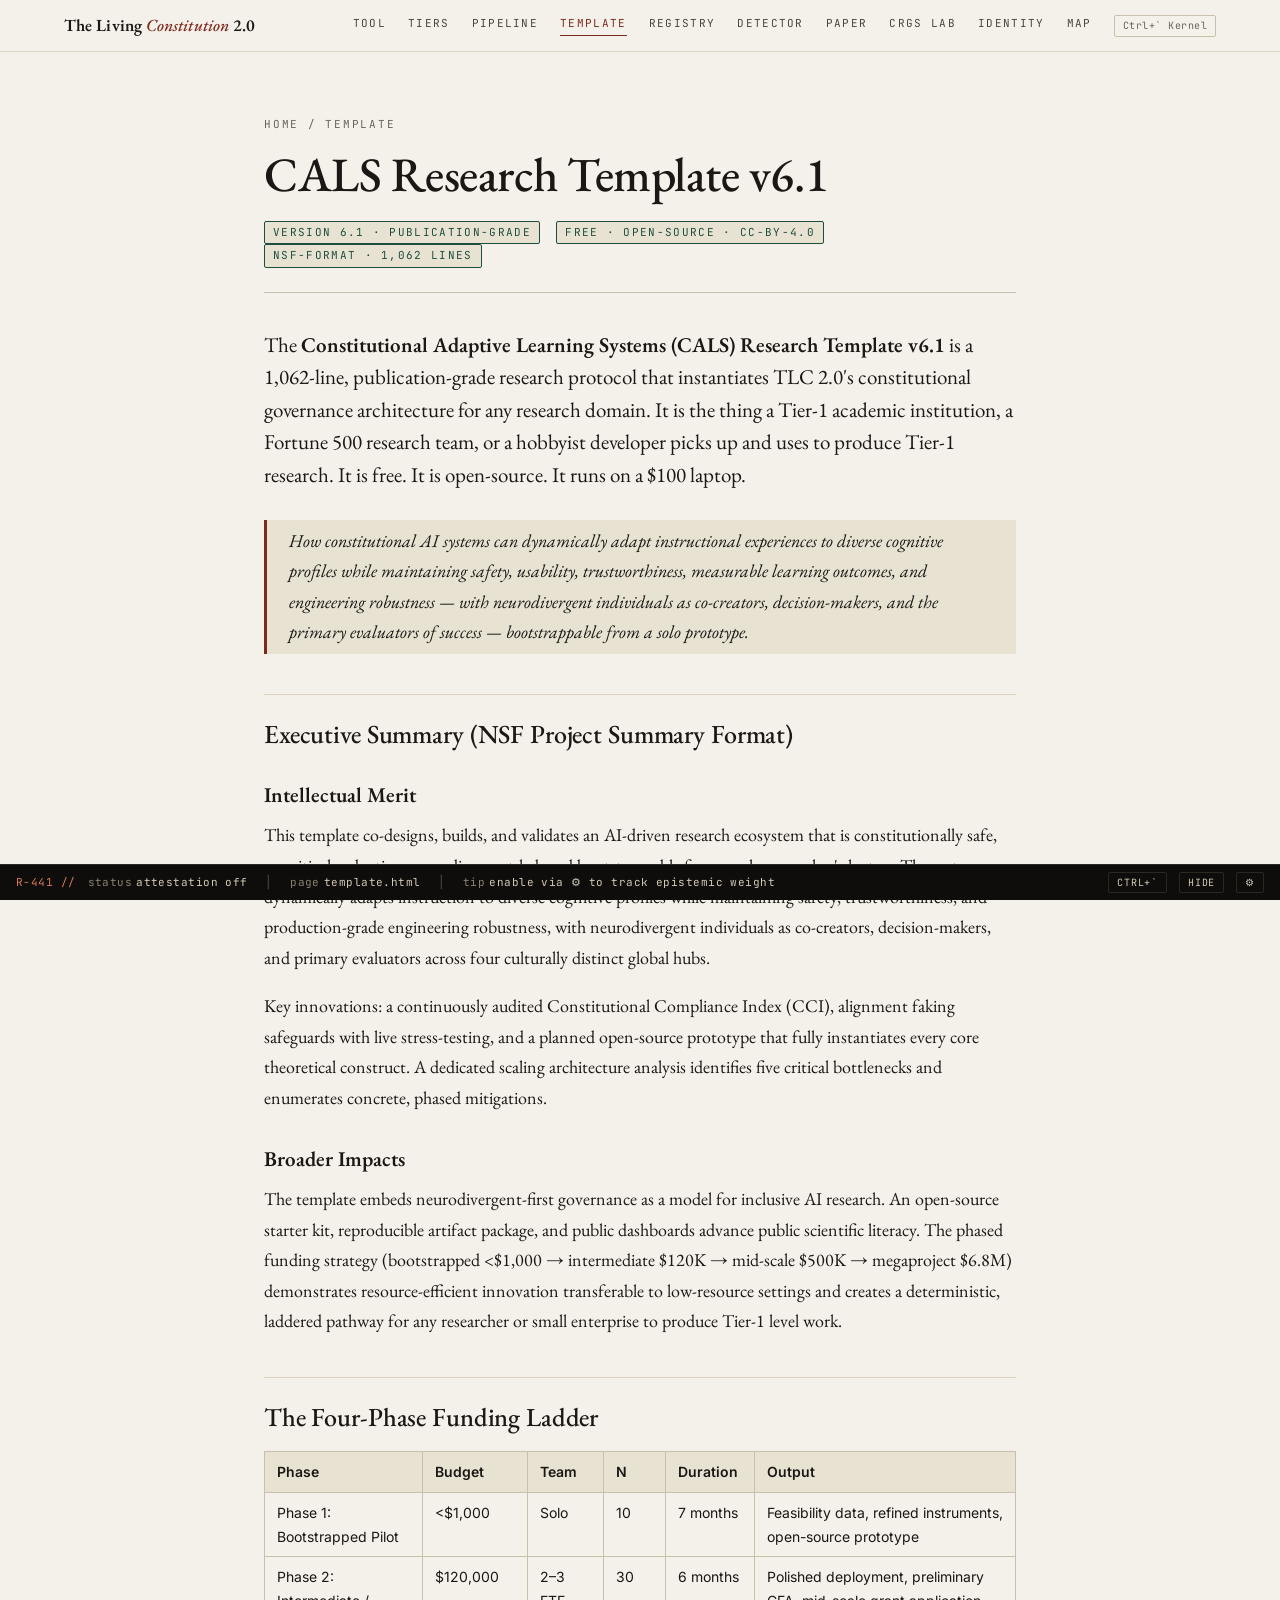
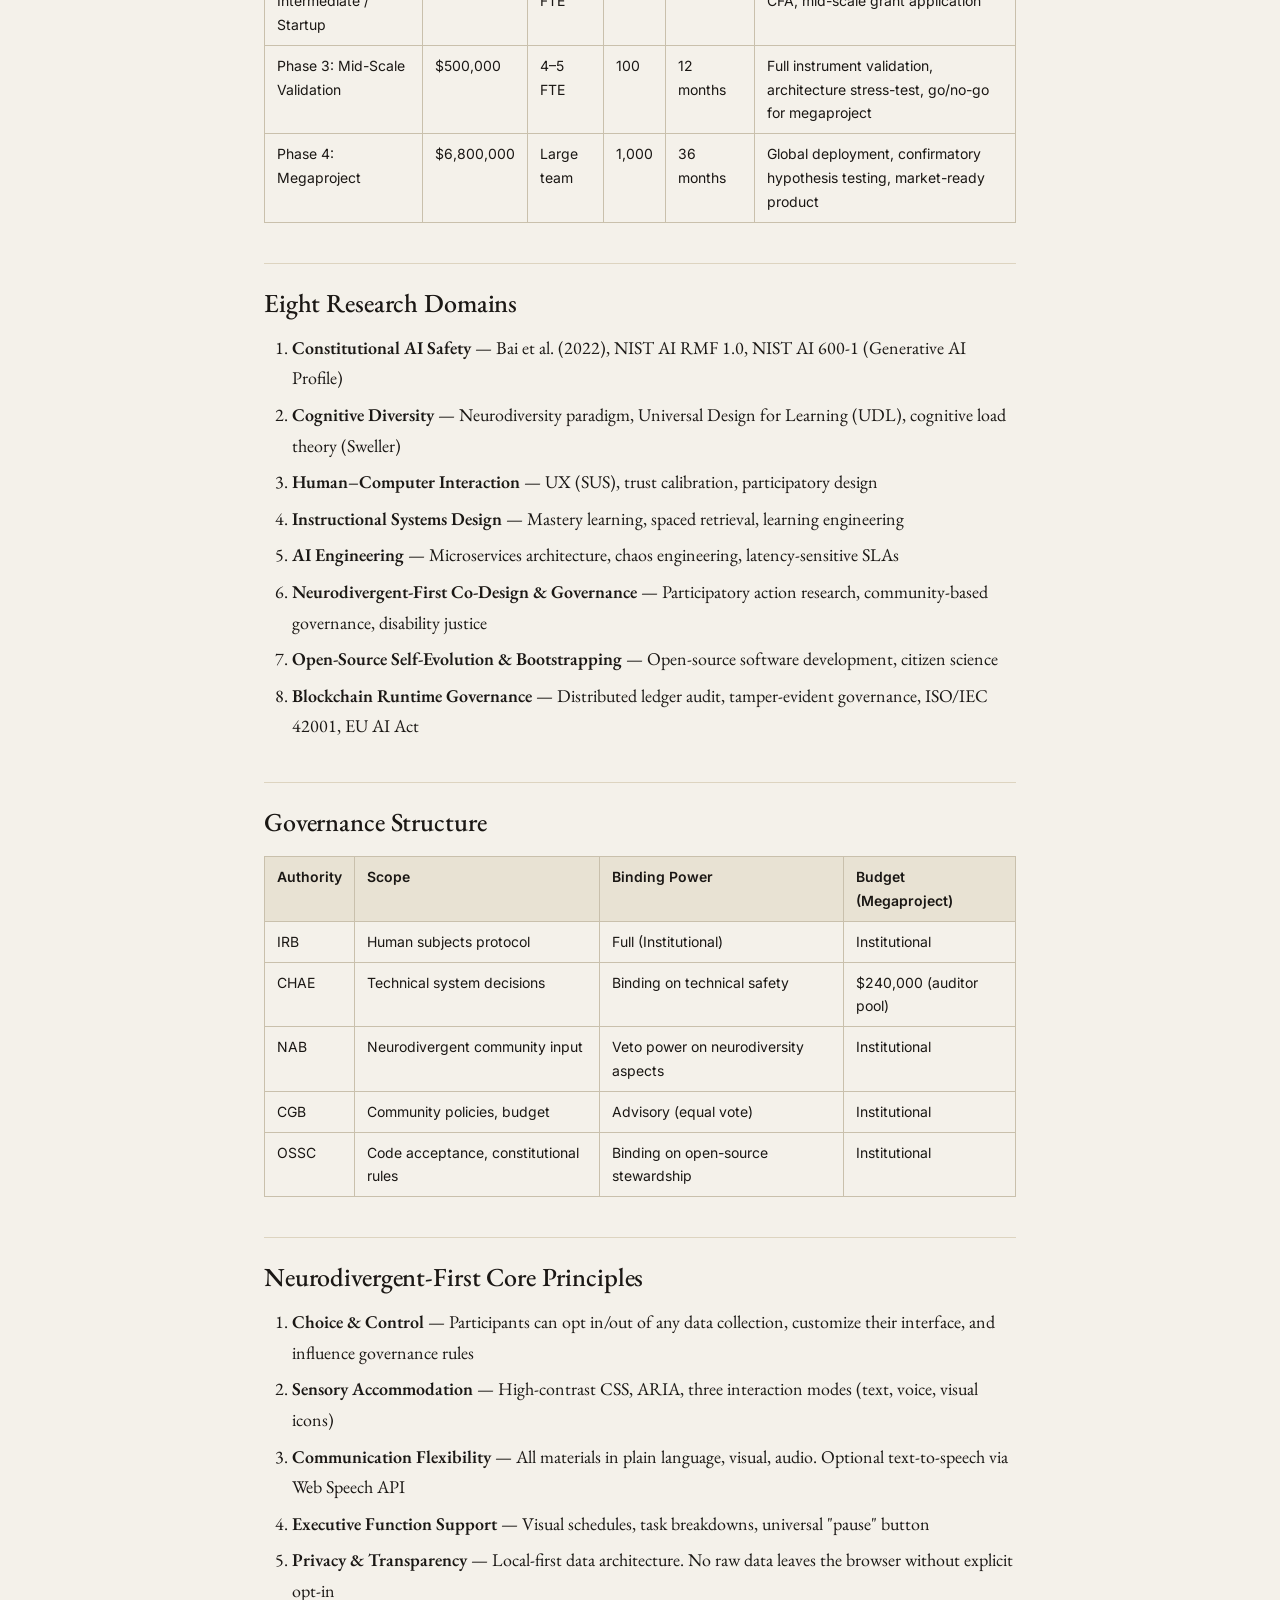
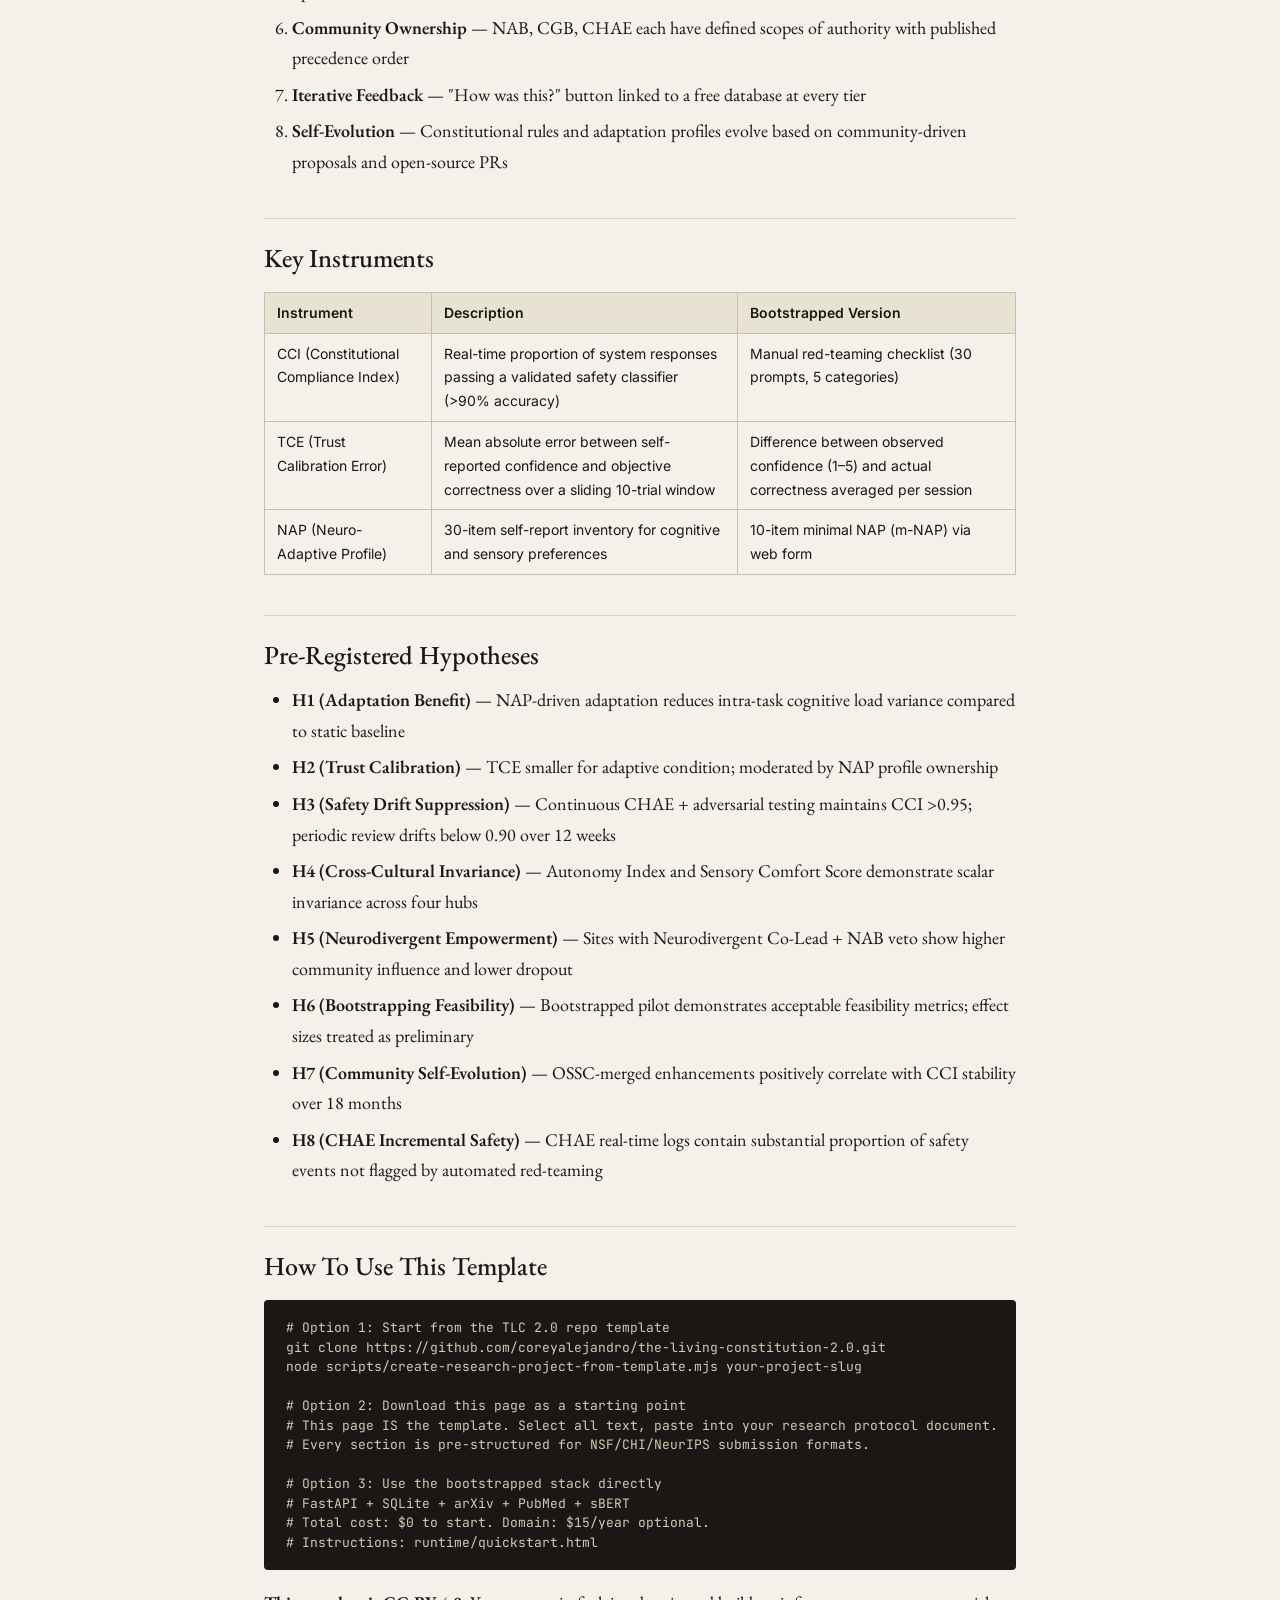
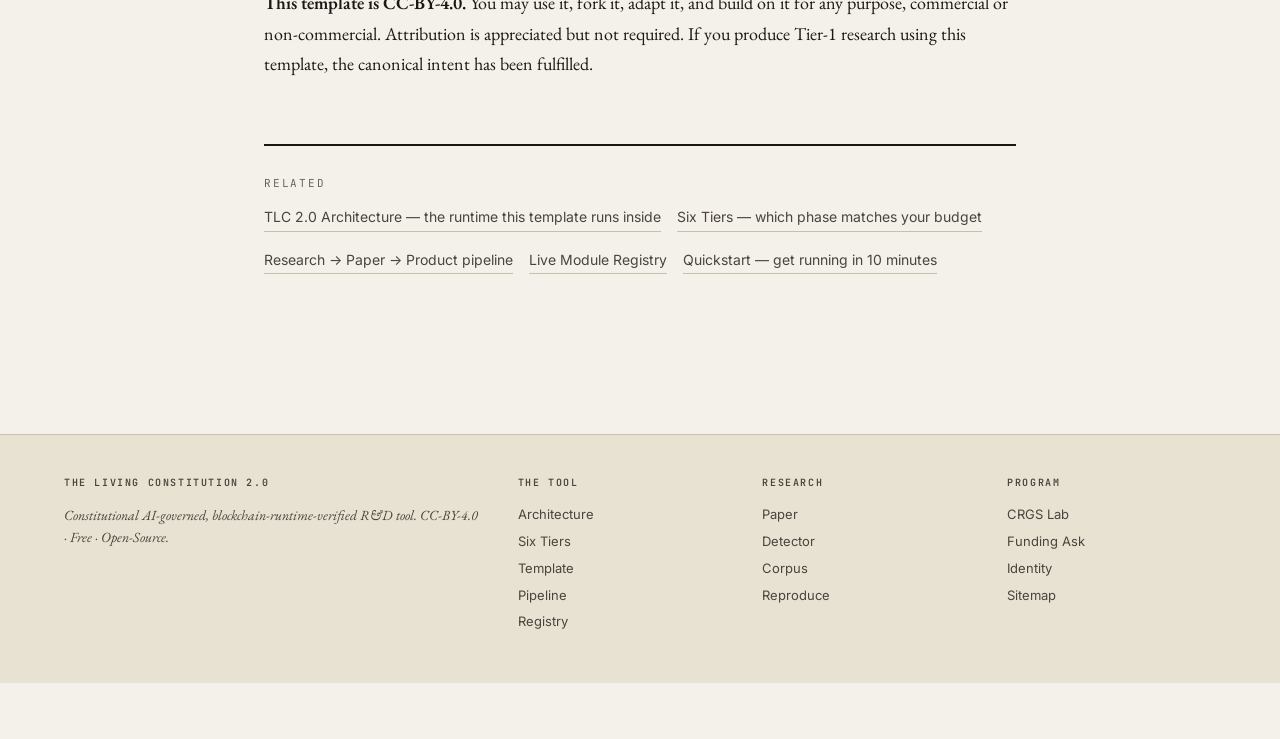
<file: template.html>
<!DOCTYPE html>
<html lang="en">
<head>
<meta charset="utf-8">
<meta name="viewport" content="width=device-width,initial-scale=1">
<title>CALS v6.1 Research Template · The Living Constitution 2.0</title>
<meta name="description" content="Constitutional Adaptive Learning Systems Research Template v6.1. 1,062-line publication-grade research protocol. NSF-format. Neurodivergent-first. Free. $100 bootstrapped to $6.8M megaproject.">
<link rel="preconnect" href="https://fonts.googleapis.com">
<link rel="preconnect" href="https://fonts.gstatic.com" crossorigin>
<link href="https://fonts.googleapis.com/css2?family=EB+Garamond:ital,wght@0,400;0,500;0,600;1,400;1,500&family=Inter:wght@400;500;600;700&family=JetBrains+Mono:wght@400;500&display=swap" rel="stylesheet">
<link rel="stylesheet" href="assets/site.css">
</head>
<body class="register-operational">
<a href="#main-content" style="position:absolute;left:-9999px;top:0;font-size:1px;">Skip to main content</a>
<header class="topbar">
  <div class="topbar-inner">
    <a href="index.html" class="topbar-brand">The Living <span class="em">Constitution</span> 2.0</a>
    <nav class="topbar-nav" aria-label="Main navigation">
      <a href="tool.html" class="topbar-link">Tool</a>
      <a href="tiers.html" class="topbar-link">Tiers</a>
      <a href="pipeline.html" class="topbar-link">Pipeline</a>
      <a href="template.html" class="topbar-link is-active">Template</a>
      <a href="registry.html" class="topbar-link">Registry</a>
      <a href="detector.html" class="topbar-link">Detector</a>
      <a href="paper.html" class="topbar-link">Paper</a>
      <a href="programs/crgs.html" class="topbar-link">CRGS Lab</a>
      <a href="identity.html" class="topbar-link">Identity</a>
      <a href="sitemap.html" class="topbar-link">Map</a>
      <span class="topbar-kernel-hint" aria-hidden="true">Ctrl+` Kernel</span>
    </nav>
  </div>
</header>
<main id="main-content">
<div class="op-page">
  <div class="op-eyebrow"><a href="index.html" class="crumb-link">Home</a> / Template</div>
  <h1 class="op-title">CALS Research Template v6.1</h1>
  <div class="op-status">
    <span class="status-chip verified">Version 6.1 · Publication-Grade</span>
    <span class="status-chip verified">Free · Open-Source · CC-BY-4.0</span>
    <span class="status-chip verified">NSF-Format · 1,062 lines</span>
  </div>
  <div class="op-content">

    <p>The <strong>Constitutional Adaptive Learning Systems (CALS) Research Template v6.1</strong> is a 1,062-line, publication-grade research protocol that instantiates TLC 2.0's constitutional governance architecture for any research domain. It is the thing a Tier-1 academic institution, a Fortune 500 research team, or a hobbyist developer picks up and uses to produce Tier-1 research. It is free. It is open-source. It runs on a $100 laptop.</p>

    <blockquote>How constitutional AI systems can dynamically adapt instructional experiences to diverse cognitive profiles while maintaining safety, usability, trustworthiness, measurable learning outcomes, and engineering robustness — with neurodivergent individuals as co-creators, decision-makers, and the primary evaluators of success — bootstrappable from a solo prototype.</blockquote>

    <h2>Executive Summary (NSF Project Summary Format)</h2>

    <h3>Intellectual Merit</h3>
    <p>This template co-designs, builds, and validates an AI-driven research ecosystem that is constitutionally safe, cognitively adaptive, neurodivergent-led, and bootstrappable from a solo researcher's laptop. The system dynamically adapts instruction to diverse cognitive profiles while maintaining safety, trustworthiness, and production-grade engineering robustness, with neurodivergent individuals as co-creators, decision-makers, and primary evaluators across four culturally distinct global hubs.</p>
    <p>Key innovations: a continuously audited Constitutional Compliance Index (CCI), alignment faking safeguards with live stress-testing, and a planned open-source prototype that fully instantiates every core theoretical construct. A dedicated scaling architecture analysis identifies five critical bottlenecks and enumerates concrete, phased mitigations.</p>

    <h3>Broader Impacts</h3>
    <p>The template embeds neurodivergent-first governance as a model for inclusive AI research. An open-source starter kit, reproducible artifact package, and public dashboards advance public scientific literacy. The phased funding strategy (bootstrapped &lt;$1,000 → intermediate $120K → mid-scale $500K → megaproject $6.8M) demonstrates resource-efficient innovation transferable to low-resource settings and creates a deterministic, laddered pathway for any researcher or small enterprise to produce Tier-1 level work.</p>

    <h2>The Four-Phase Funding Ladder</h2>
    <table>
      <tr><th>Phase</th><th>Budget</th><th>Team</th><th>N</th><th>Duration</th><th>Output</th></tr>
      <tr><td>Phase 1: Bootstrapped Pilot</td><td>&lt;$1,000</td><td>Solo</td><td>10</td><td>7 months</td><td>Feasibility data, refined instruments, open-source prototype</td></tr>
      <tr><td>Phase 2: Intermediate / Startup</td><td>$120,000</td><td>2–3 FTE</td><td>30</td><td>6 months</td><td>Polished deployment, preliminary CFA, mid-scale grant application</td></tr>
      <tr><td>Phase 3: Mid-Scale Validation</td><td>$500,000</td><td>4–5 FTE</td><td>100</td><td>12 months</td><td>Full instrument validation, architecture stress-test, go/no-go for megaproject</td></tr>
      <tr><td>Phase 4: Megaproject</td><td>$6,800,000</td><td>Large team</td><td>1,000</td><td>36 months</td><td>Global deployment, confirmatory hypothesis testing, market-ready product</td></tr>
    </table>

    <h2>Eight Research Domains</h2>
    <ol>
      <li><strong>Constitutional AI Safety</strong> — Bai et al. (2022), NIST AI RMF 1.0, NIST AI 600-1 (Generative AI Profile)</li>
      <li><strong>Cognitive Diversity</strong> — Neurodiversity paradigm, Universal Design for Learning (UDL), cognitive load theory (Sweller)</li>
      <li><strong>Human–Computer Interaction</strong> — UX (SUS), trust calibration, participatory design</li>
      <li><strong>Instructional Systems Design</strong> — Mastery learning, spaced retrieval, learning engineering</li>
      <li><strong>AI Engineering</strong> — Microservices architecture, chaos engineering, latency-sensitive SLAs</li>
      <li><strong>Neurodivergent-First Co-Design &amp; Governance</strong> — Participatory action research, community-based governance, disability justice</li>
      <li><strong>Open-Source Self-Evolution &amp; Bootstrapping</strong> — Open-source software development, citizen science</li>
      <li><strong>Blockchain Runtime Governance</strong> — Distributed ledger audit, tamper-evident governance, ISO/IEC 42001, EU AI Act</li>
    </ol>

    <h2>Governance Structure</h2>
    <table>
      <tr><th>Authority</th><th>Scope</th><th>Binding Power</th><th>Budget (Megaproject)</th></tr>
      <tr><td>IRB</td><td>Human subjects protocol</td><td>Full (Institutional)</td><td>Institutional</td></tr>
      <tr><td>CHAE</td><td>Technical system decisions</td><td>Binding on technical safety</td><td>$240,000 (auditor pool)</td></tr>
      <tr><td>NAB</td><td>Neurodivergent community input</td><td>Veto power on neurodiversity aspects</td><td>Institutional</td></tr>
      <tr><td>CGB</td><td>Community policies, budget</td><td>Advisory (equal vote)</td><td>Institutional</td></tr>
      <tr><td>OSSC</td><td>Code acceptance, constitutional rules</td><td>Binding on open-source stewardship</td><td>Institutional</td></tr>
    </table>

    <h2>Neurodivergent-First Core Principles</h2>
    <ol>
      <li><strong>Choice &amp; Control</strong> — Participants can opt in/out of any data collection, customize their interface, and influence governance rules</li>
      <li><strong>Sensory Accommodation</strong> — High-contrast CSS, ARIA, three interaction modes (text, voice, visual icons)</li>
      <li><strong>Communication Flexibility</strong> — All materials in plain language, visual, audio. Optional text-to-speech via Web Speech API</li>
      <li><strong>Executive Function Support</strong> — Visual schedules, task breakdowns, universal "pause" button</li>
      <li><strong>Privacy &amp; Transparency</strong> — Local-first data architecture. No raw data leaves the browser without explicit opt-in</li>
      <li><strong>Community Ownership</strong> — NAB, CGB, CHAE each have defined scopes of authority with published precedence order</li>
      <li><strong>Iterative Feedback</strong> — "How was this?" button linked to a free database at every tier</li>
      <li><strong>Self-Evolution</strong> — Constitutional rules and adaptation profiles evolve based on community-driven proposals and open-source PRs</li>
    </ol>

    <h2>Key Instruments</h2>
    <table>
      <tr><th>Instrument</th><th>Description</th><th>Bootstrapped Version</th></tr>
      <tr><td>CCI (Constitutional Compliance Index)</td><td>Real-time proportion of system responses passing a validated safety classifier (&gt;90% accuracy)</td><td>Manual red-teaming checklist (30 prompts, 5 categories)</td></tr>
      <tr><td>TCE (Trust Calibration Error)</td><td>Mean absolute error between self-reported confidence and objective correctness over a sliding 10-trial window</td><td>Difference between observed confidence (1–5) and actual correctness averaged per session</td></tr>
      <tr><td>NAP (Neuro-Adaptive Profile)</td><td>30-item self-report inventory for cognitive and sensory preferences</td><td>10-item minimal NAP (m-NAP) via web form</td></tr>
    </table>

    <h2>Pre-Registered Hypotheses</h2>
    <ul>
      <li><strong>H1 (Adaptation Benefit)</strong> — NAP-driven adaptation reduces intra-task cognitive load variance compared to static baseline</li>
      <li><strong>H2 (Trust Calibration)</strong> — TCE smaller for adaptive condition; moderated by NAP profile ownership</li>
      <li><strong>H3 (Safety Drift Suppression)</strong> — Continuous CHAE + adversarial testing maintains CCI &gt;0.95; periodic review drifts below 0.90 over 12 weeks</li>
      <li><strong>H4 (Cross-Cultural Invariance)</strong> — Autonomy Index and Sensory Comfort Score demonstrate scalar invariance across four hubs</li>
      <li><strong>H5 (Neurodivergent Empowerment)</strong> — Sites with Neurodivergent Co-Lead + NAB veto show higher community influence and lower dropout</li>
      <li><strong>H6 (Bootstrapping Feasibility)</strong> — Bootstrapped pilot demonstrates acceptable feasibility metrics; effect sizes treated as preliminary</li>
      <li><strong>H7 (Community Self-Evolution)</strong> — OSSC-merged enhancements positively correlate with CCI stability over 18 months</li>
      <li><strong>H8 (CHAE Incremental Safety)</strong> — CHAE real-time logs contain substantial proportion of safety events not flagged by automated red-teaming</li>
    </ul>

    <h2>How To Use This Template</h2>
    <pre><code># Option 1: Start from the TLC 2.0 repo template
git clone https://github.com/coreyalejandro/the-living-constitution-2.0.git
node scripts/create-research-project-from-template.mjs your-project-slug

# Option 2: Download this page as a starting point
# This page IS the template. Select all text, paste into your research protocol document.
# Every section is pre-structured for NSF/CHI/NeurIPS submission formats.

# Option 3: Use the bootstrapped stack directly
# FastAPI + SQLite + arXiv + PubMed + sBERT
# Total cost: $0 to start. Domain: $15/year optional.
# Instructions: runtime/quickstart.html</code></pre>

    <p><strong>This template is CC-BY-4.0.</strong> You may use it, fork it, adapt it, and build on it for any purpose, commercial or non-commercial. Attribution is appreciated but not required. If you produce Tier-1 research using this template, the canonical intent has been fulfilled.</p>

    <div class="op-related">
      <div class="op-related-eyebrow">Related</div>
      <div class="op-related-links">
        <a href="tool.html">TLC 2.0 Architecture — the runtime this template runs inside</a>
        <a href="tiers.html">Six Tiers — which phase matches your budget</a>
        <a href="pipeline.html">Research → Paper → Product pipeline</a>
        <a href="registry.html">Live Module Registry</a>
        <a href="runtime/quickstart.html">Quickstart — get running in 10 minutes</a>
      </div>
    </div>
  </div>
</div>
</main>
<footer class="sitefoot">
  <div class="sitefoot-inner">
    <div class="sitefoot-col"><h4>The Living Constitution 2.0</h4><p class="sitefoot-stmt">Constitutional AI-governed, blockchain-runtime-verified R&amp;D tool. CC-BY-4.0 · Free · Open-Source.</p></div>
    <div class="sitefoot-col"><h4>The Tool</h4><a href="tool.html">Architecture</a><a href="tiers.html">Six Tiers</a><a href="template.html">Template</a><a href="pipeline.html">Pipeline</a><a href="registry.html">Registry</a></div>
    <div class="sitefoot-col"><h4>Research</h4><a href="paper.html">Paper</a><a href="detector.html">Detector</a><a href="research/corpus.html">Corpus</a><a href="runtime/reproduce.html">Reproduce</a></div>
    <div class="sitefoot-col"><h4>Program</h4><a href="programs/crgs.html">CRGS Lab</a><a href="funding-ask.html">Funding Ask</a><a href="identity.html">Identity</a><a href="sitemap.html">Sitemap</a></div>
  </div>
</footer>
<script src="assets/hud.js"></script>
<script src="assets/kernel.js"></script>
<script src="assets/amendments.js"></script>
<script src="assets/site.js"></script>
</body>
</html>
</file>
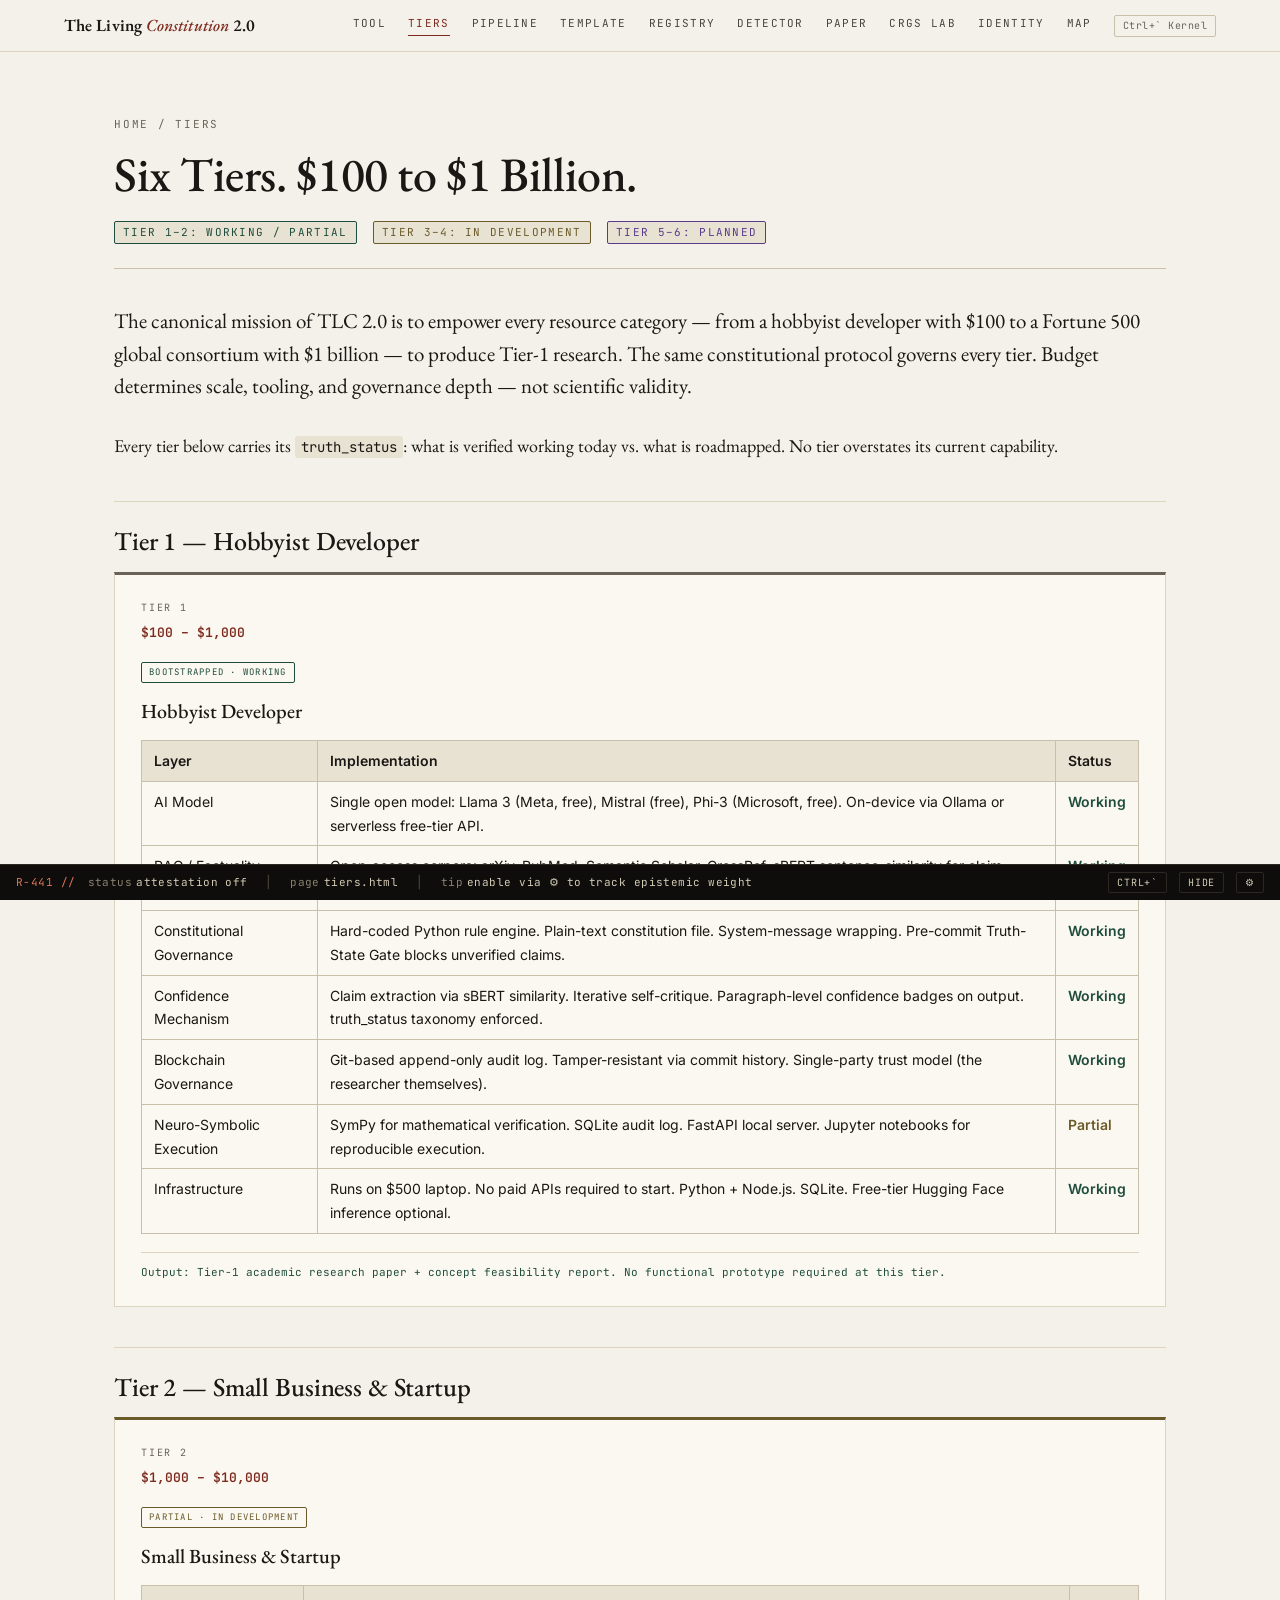
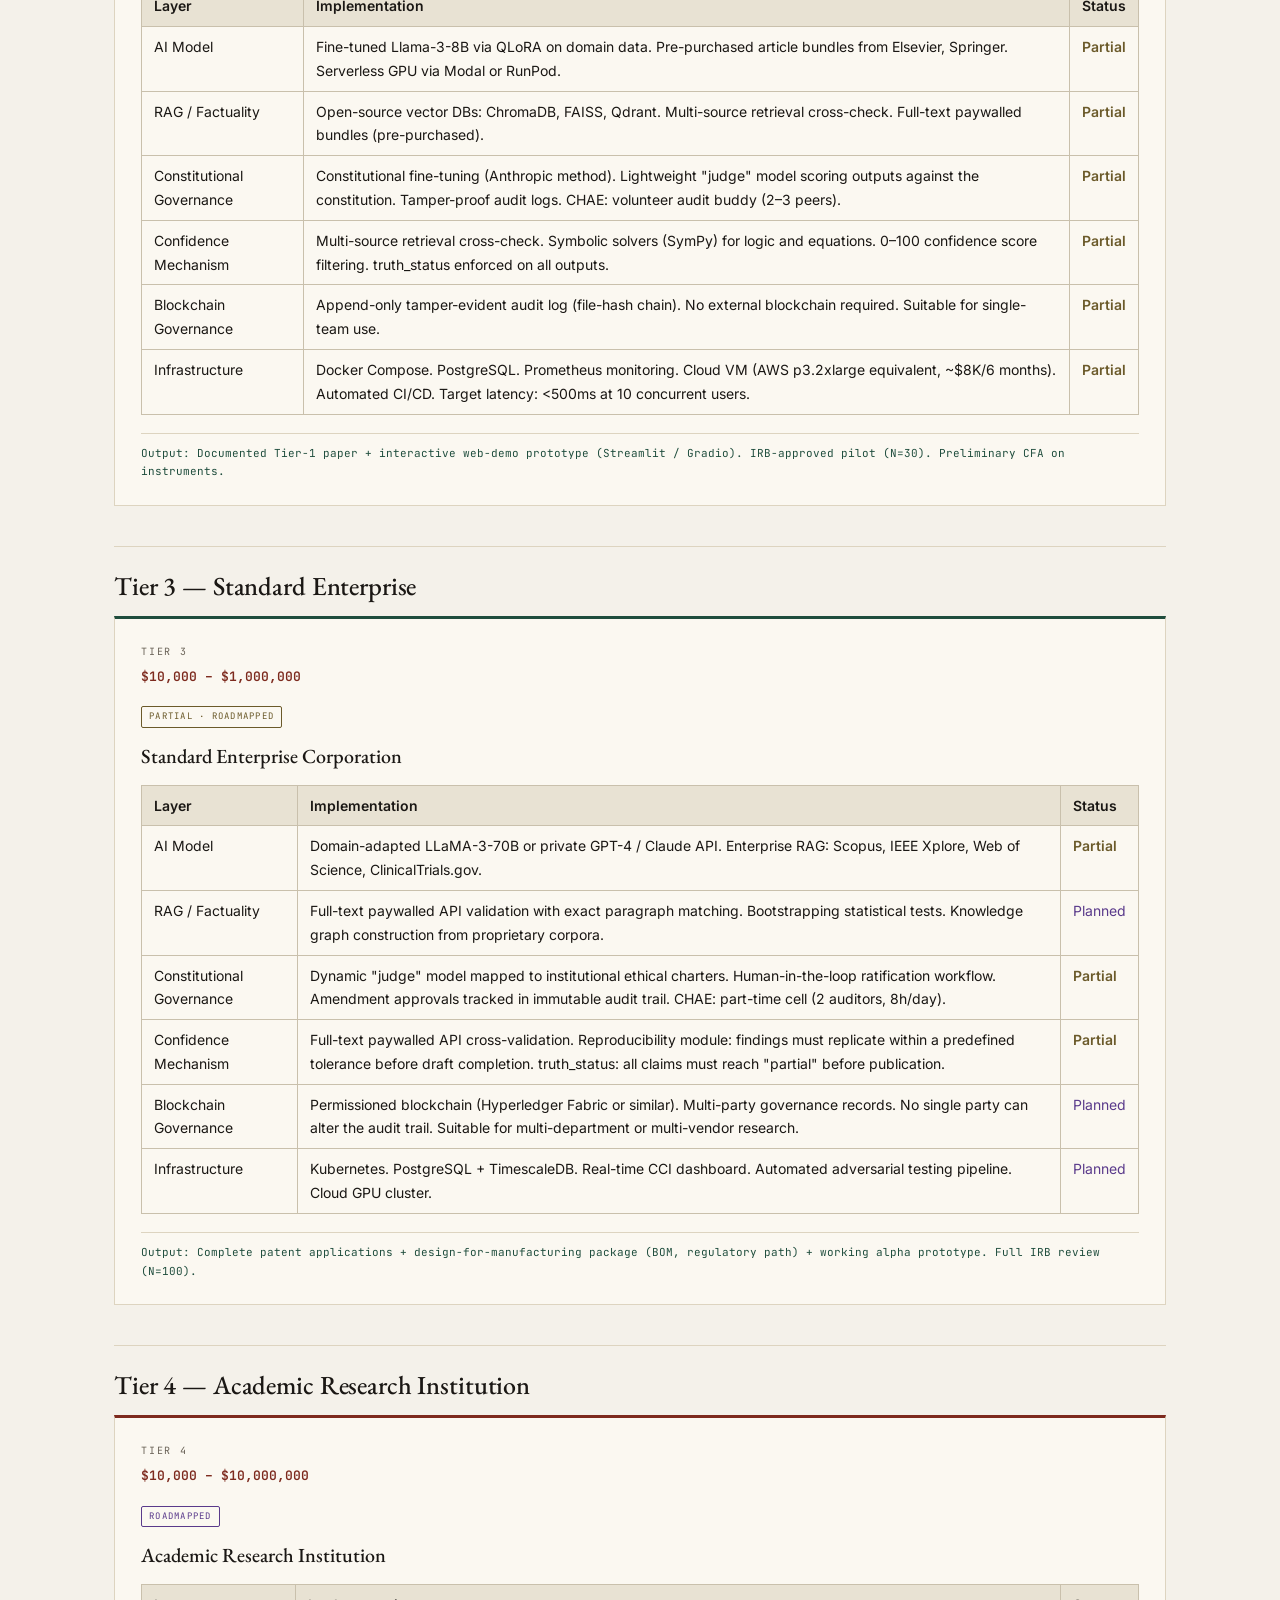
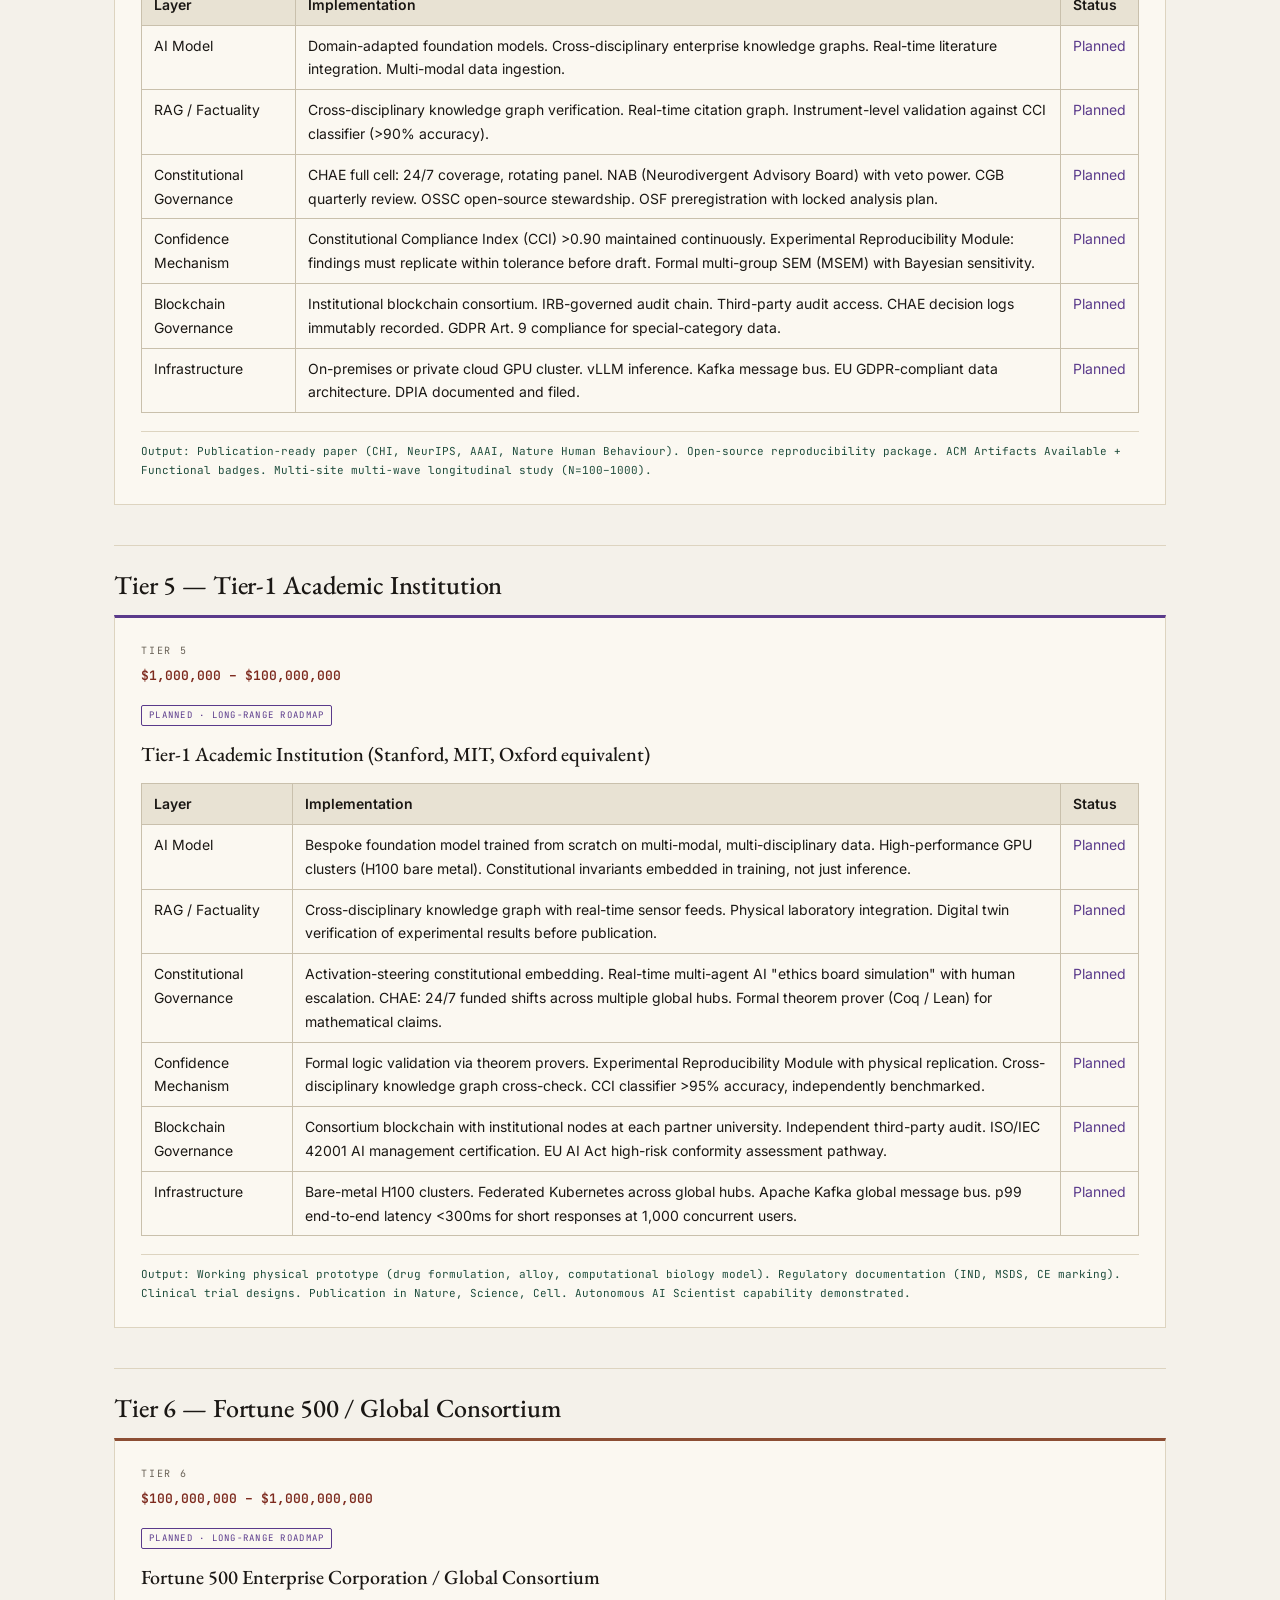
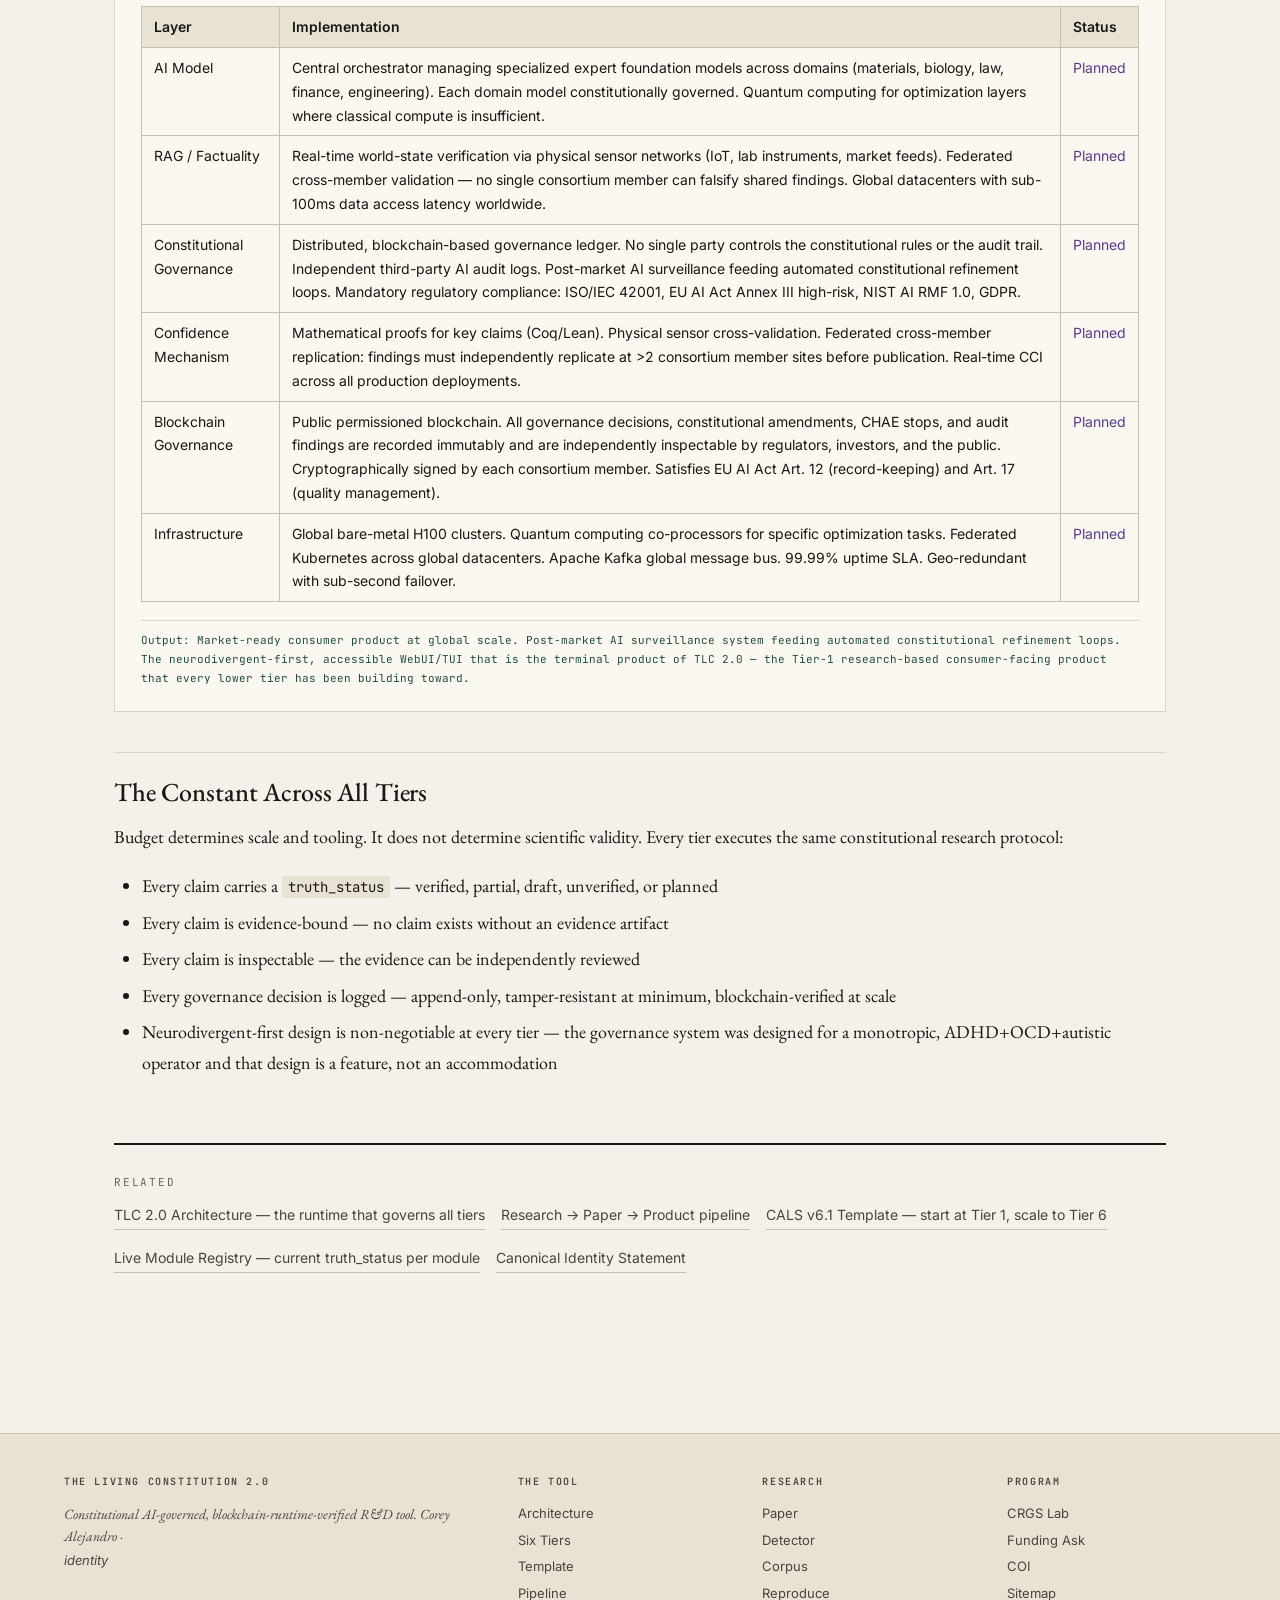
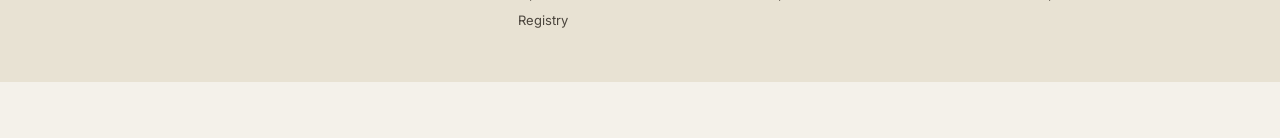
<file: tiers.html>
<!DOCTYPE html>
<html lang="en">
<head>
<meta charset="utf-8">
<meta name="viewport" content="width=device-width,initial-scale=1">
<title>Six Tiers — $100 to $1B · The Living Constitution 2.0</title>
<meta name="description" content="Budget-agnostic tier table. Hobbyist ($100) to Fortune 500 ($1B). Same constitutional protocol. Different scale, tooling, and governance depth.">
<link rel="preconnect" href="https://fonts.googleapis.com">
<link rel="preconnect" href="https://fonts.gstatic.com" crossorigin>
<link href="https://fonts.googleapis.com/css2?family=EB+Garamond:ital,wght@0,400;0,500;0,600;1,400;1,500&family=Inter:wght@400;500;600;700&family=JetBrains+Mono:wght@400;500&display=swap" rel="stylesheet">
<link rel="stylesheet" href="assets/site.css">
</head>
<body class="register-operational">
<a href="#main-content" style="position:absolute;left:-9999px;top:0;font-size:1px;">Skip to main content</a>
<header class="topbar">
  <div class="topbar-inner">
    <a href="index.html" class="topbar-brand">The Living <span class="em">Constitution</span> 2.0</a>
    <nav class="topbar-nav" aria-label="Main navigation">
      <a href="tool.html" class="topbar-link">Tool</a>
      <a href="tiers.html" class="topbar-link is-active">Tiers</a>
      <a href="pipeline.html" class="topbar-link">Pipeline</a>
      <a href="template.html" class="topbar-link">Template</a>
      <a href="registry.html" class="topbar-link">Registry</a>
      <a href="detector.html" class="topbar-link">Detector</a>
      <a href="paper.html" class="topbar-link">Paper</a>
      <a href="programs/crgs.html" class="topbar-link">CRGS Lab</a>
      <a href="identity.html" class="topbar-link">Identity</a>
      <a href="sitemap.html" class="topbar-link">Map</a>
      <span class="topbar-kernel-hint" aria-hidden="true">Ctrl+` Kernel</span>
    </nav>
  </div>
</header>
<main id="main-content">
<div class="op-page" style="max-width:1180px;">
  <div class="op-eyebrow"><a href="index.html" class="crumb-link">Home</a> / Tiers</div>
  <h1 class="op-title">Six Tiers. $100 to $1 Billion.</h1>
  <div class="op-status">
    <span class="status-chip verified">Tier 1–2: Working / Partial</span>
    <span class="status-chip in-progress">Tier 3–4: In Development</span>
    <span class="status-chip aspirational">Tier 5–6: Planned</span>
  </div>
  <div class="op-content">

    <p>The canonical mission of TLC 2.0 is to empower every resource category — from a hobbyist developer with $100 to a Fortune 500 global consortium with $1 billion — to produce Tier-1 research. The same constitutional protocol governs every tier. Budget determines scale, tooling, and governance depth — not scientific validity.</p>

    <p>Every tier below carries its <code>truth_status</code>: what is verified working today vs. what is roadmapped. No tier overstates its current capability.</p>

    <!-- TIER 1 -->
    <h2 id="hobbyist">Tier 1 — Hobbyist Developer</h2>
    <div class="tier-card tier-1" style="margin-bottom:32px;">
      <div class="tier-label">Tier 1</div>
      <div class="tier-budget">$100 – $1,000</div>
      <div class="tier-status working">Bootstrapped · Working</div>
      <h3 style="margin-top:8px;">Hobbyist Developer</h3>
      <table style="margin-top:16px;">
        <tr><th>Layer</th><th>Implementation</th><th>Status</th></tr>
        <tr><td>AI Model</td><td>Single open model: Llama 3 (Meta, free), Mistral (free), Phi-3 (Microsoft, free). On-device via Ollama or serverless free-tier API.</td><td class="ts-working">Working</td></tr>
        <tr><td>RAG / Factuality</td><td>Open-access corpora: arXiv, PubMed, Semantic Scholar, CrossRef. sBERT sentence-similarity for claim verification. Iterative self-critique loop.</td><td class="ts-working">Working</td></tr>
        <tr><td>Constitutional Governance</td><td>Hard-coded Python rule engine. Plain-text constitution file. System-message wrapping. Pre-commit Truth-State Gate blocks unverified claims.</td><td class="ts-working">Working</td></tr>
        <tr><td>Confidence Mechanism</td><td>Claim extraction via sBERT similarity. Iterative self-critique. Paragraph-level confidence badges on output. truth_status taxonomy enforced.</td><td class="ts-working">Working</td></tr>
        <tr><td>Blockchain Governance</td><td>Git-based append-only audit log. Tamper-resistant via commit history. Single-party trust model (the researcher themselves).</td><td class="ts-working">Working</td></tr>
        <tr><td>Neuro-Symbolic Execution</td><td>SymPy for mathematical verification. SQLite audit log. FastAPI local server. Jupyter notebooks for reproducible execution.</td><td class="ts-partial">Partial</td></tr>
        <tr><td>Infrastructure</td><td>Runs on $500 laptop. No paid APIs required to start. Python + Node.js. SQLite. Free-tier Hugging Face inference optional.</td><td class="ts-working">Working</td></tr>
      </table>
      <div class="tier-output" style="margin-top:16px;">Output: Tier-1 academic research paper + concept feasibility report. No functional prototype required at this tier.</div>
    </div>

    <!-- TIER 2 -->
    <h2 id="startup">Tier 2 — Small Business &amp; Startup</h2>
    <div class="tier-card tier-2" style="margin-bottom:32px;">
      <div class="tier-label">Tier 2</div>
      <div class="tier-budget">$1,000 – $10,000</div>
      <div class="tier-status partial">Partial · In Development</div>
      <h3 style="margin-top:8px;">Small Business &amp; Startup</h3>
      <table style="margin-top:16px;">
        <tr><th>Layer</th><th>Implementation</th><th>Status</th></tr>
        <tr><td>AI Model</td><td>Fine-tuned Llama-3-8B via QLoRA on domain data. Pre-purchased article bundles from Elsevier, Springer. Serverless GPU via Modal or RunPod.</td><td class="ts-partial">Partial</td></tr>
        <tr><td>RAG / Factuality</td><td>Open-source vector DBs: ChromaDB, FAISS, Qdrant. Multi-source retrieval cross-check. Full-text paywalled bundles (pre-purchased).</td><td class="ts-partial">Partial</td></tr>
        <tr><td>Constitutional Governance</td><td>Constitutional fine-tuning (Anthropic method). Lightweight "judge" model scoring outputs against the constitution. Tamper-proof audit logs. CHAE: volunteer audit buddy (2–3 peers).</td><td class="ts-partial">Partial</td></tr>
        <tr><td>Confidence Mechanism</td><td>Multi-source retrieval cross-check. Symbolic solvers (SymPy) for logic and equations. 0–100 confidence score filtering. truth_status enforced on all outputs.</td><td class="ts-partial">Partial</td></tr>
        <tr><td>Blockchain Governance</td><td>Append-only tamper-evident audit log (file-hash chain). No external blockchain required. Suitable for single-team use.</td><td class="ts-partial">Partial</td></tr>
        <tr><td>Infrastructure</td><td>Docker Compose. PostgreSQL. Prometheus monitoring. Cloud VM (AWS p3.2xlarge equivalent, ~$8K/6 months). Automated CI/CD. Target latency: &lt;500ms at 10 concurrent users.</td><td class="ts-partial">Partial</td></tr>
      </table>
      <div class="tier-output" style="margin-top:16px;">Output: Documented Tier-1 paper + interactive web-demo prototype (Streamlit / Gradio). IRB-approved pilot (N=30). Preliminary CFA on instruments.</div>
    </div>

    <!-- TIER 3 -->
    <h2 id="enterprise">Tier 3 — Standard Enterprise</h2>
    <div class="tier-card tier-3" style="margin-bottom:32px;">
      <div class="tier-label">Tier 3</div>
      <div class="tier-budget">$10,000 – $1,000,000</div>
      <div class="tier-status partial">Partial · Roadmapped</div>
      <h3 style="margin-top:8px;">Standard Enterprise Corporation</h3>
      <table style="margin-top:16px;">
        <tr><th>Layer</th><th>Implementation</th><th>Status</th></tr>
        <tr><td>AI Model</td><td>Domain-adapted LLaMA-3-70B or private GPT-4 / Claude API. Enterprise RAG: Scopus, IEEE Xplore, Web of Science, ClinicalTrials.gov.</td><td class="ts-partial">Partial</td></tr>
        <tr><td>RAG / Factuality</td><td>Full-text paywalled API validation with exact paragraph matching. Bootstrapping statistical tests. Knowledge graph construction from proprietary corpora.</td><td class="ts-planned">Planned</td></tr>
        <tr><td>Constitutional Governance</td><td>Dynamic "judge" model mapped to institutional ethical charters. Human-in-the-loop ratification workflow. Amendment approvals tracked in immutable audit trail. CHAE: part-time cell (2 auditors, 8h/day).</td><td class="ts-partial">Partial</td></tr>
        <tr><td>Confidence Mechanism</td><td>Full-text paywalled API cross-validation. Reproducibility module: findings must replicate within a predefined tolerance before draft completion. truth_status: all claims must reach "partial" before publication.</td><td class="ts-partial">Partial</td></tr>
        <tr><td>Blockchain Governance</td><td>Permissioned blockchain (Hyperledger Fabric or similar). Multi-party governance records. No single party can alter the audit trail. Suitable for multi-department or multi-vendor research.</td><td class="ts-planned">Planned</td></tr>
        <tr><td>Infrastructure</td><td>Kubernetes. PostgreSQL + TimescaleDB. Real-time CCI dashboard. Automated adversarial testing pipeline. Cloud GPU cluster.</td><td class="ts-planned">Planned</td></tr>
      </table>
      <div class="tier-output" style="margin-top:16px;">Output: Complete patent applications + design-for-manufacturing package (BOM, regulatory path) + working alpha prototype. Full IRB review (N=100).</div>
    </div>

    <!-- TIER 4 -->
    <h2 id="academic">Tier 4 — Academic Research Institution</h2>
    <div class="tier-card tier-4" style="margin-bottom:32px;">
      <div class="tier-label">Tier 4</div>
      <div class="tier-budget">$10,000 – $10,000,000</div>
      <div class="tier-status planned">Roadmapped</div>
      <h3 style="margin-top:8px;">Academic Research Institution</h3>
      <table style="margin-top:16px;">
        <tr><th>Layer</th><th>Implementation</th><th>Status</th></tr>
        <tr><td>AI Model</td><td>Domain-adapted foundation models. Cross-disciplinary enterprise knowledge graphs. Real-time literature integration. Multi-modal data ingestion.</td><td class="ts-planned">Planned</td></tr>
        <tr><td>RAG / Factuality</td><td>Cross-disciplinary knowledge graph verification. Real-time citation graph. Instrument-level validation against CCI classifier (&gt;90% accuracy).</td><td class="ts-planned">Planned</td></tr>
        <tr><td>Constitutional Governance</td><td>CHAE full cell: 24/7 coverage, rotating panel. NAB (Neurodivergent Advisory Board) with veto power. CGB quarterly review. OSSC open-source stewardship. OSF preregistration with locked analysis plan.</td><td class="ts-planned">Planned</td></tr>
        <tr><td>Confidence Mechanism</td><td>Constitutional Compliance Index (CCI) &gt;0.90 maintained continuously. Experimental Reproducibility Module: findings must replicate within tolerance before draft. Formal multi-group SEM (MSEM) with Bayesian sensitivity.</td><td class="ts-planned">Planned</td></tr>
        <tr><td>Blockchain Governance</td><td>Institutional blockchain consortium. IRB-governed audit chain. Third-party audit access. CHAE decision logs immutably recorded. GDPR Art. 9 compliance for special-category data.</td><td class="ts-planned">Planned</td></tr>
        <tr><td>Infrastructure</td><td>On-premises or private cloud GPU cluster. vLLM inference. Kafka message bus. EU GDPR-compliant data architecture. DPIA documented and filed.</td><td class="ts-planned">Planned</td></tr>
      </table>
      <div class="tier-output" style="margin-top:16px;">Output: Publication-ready paper (CHI, NeurIPS, AAAI, Nature Human Behaviour). Open-source reproducibility package. ACM Artifacts Available + Functional badges. Multi-site multi-wave longitudinal study (N=100–1000).</div>
    </div>

    <!-- TIER 5 -->
    <h2 id="tier1">Tier 5 — Tier-1 Academic Institution</h2>
    <div class="tier-card tier-5" style="margin-bottom:32px;">
      <div class="tier-label">Tier 5</div>
      <div class="tier-budget">$1,000,000 – $100,000,000</div>
      <div class="tier-status planned">Planned · Long-Range Roadmap</div>
      <h3 style="margin-top:8px;">Tier-1 Academic Institution (Stanford, MIT, Oxford equivalent)</h3>
      <table style="margin-top:16px;">
        <tr><th>Layer</th><th>Implementation</th><th>Status</th></tr>
        <tr><td>AI Model</td><td>Bespoke foundation model trained from scratch on multi-modal, multi-disciplinary data. High-performance GPU clusters (H100 bare metal). Constitutional invariants embedded in training, not just inference.</td><td class="ts-planned">Planned</td></tr>
        <tr><td>RAG / Factuality</td><td>Cross-disciplinary knowledge graph with real-time sensor feeds. Physical laboratory integration. Digital twin verification of experimental results before publication.</td><td class="ts-planned">Planned</td></tr>
        <tr><td>Constitutional Governance</td><td>Activation-steering constitutional embedding. Real-time multi-agent AI "ethics board simulation" with human escalation. CHAE: 24/7 funded shifts across multiple global hubs. Formal theorem prover (Coq / Lean) for mathematical claims.</td><td class="ts-planned">Planned</td></tr>
        <tr><td>Confidence Mechanism</td><td>Formal logic validation via theorem provers. Experimental Reproducibility Module with physical replication. Cross-disciplinary knowledge graph cross-check. CCI classifier &gt;95% accuracy, independently benchmarked.</td><td class="ts-planned">Planned</td></tr>
        <tr><td>Blockchain Governance</td><td>Consortium blockchain with institutional nodes at each partner university. Independent third-party audit. ISO/IEC 42001 AI management certification. EU AI Act high-risk conformity assessment pathway.</td><td class="ts-planned">Planned</td></tr>
        <tr><td>Infrastructure</td><td>Bare-metal H100 clusters. Federated Kubernetes across global hubs. Apache Kafka global message bus. p99 end-to-end latency &lt;300ms for short responses at 1,000 concurrent users.</td><td class="ts-planned">Planned</td></tr>
      </table>
      <div class="tier-output" style="margin-top:16px;">Output: Working physical prototype (drug formulation, alloy, computational biology model). Regulatory documentation (IND, MSDS, CE marking). Clinical trial designs. Publication in Nature, Science, Cell. Autonomous AI Scientist capability demonstrated.</div>
    </div>

    <!-- TIER 6 -->
    <h2 id="fortune500">Tier 6 — Fortune 500 / Global Consortium</h2>
    <div class="tier-card tier-6" style="margin-bottom:32px;">
      <div class="tier-label">Tier 6</div>
      <div class="tier-budget">$100,000,000 – $1,000,000,000</div>
      <div class="tier-status planned">Planned · Long-Range Roadmap</div>
      <h3 style="margin-top:8px;">Fortune 500 Enterprise Corporation / Global Consortium</h3>
      <table style="margin-top:16px;">
        <tr><th>Layer</th><th>Implementation</th><th>Status</th></tr>
        <tr><td>AI Model</td><td>Central orchestrator managing specialized expert foundation models across domains (materials, biology, law, finance, engineering). Each domain model constitutionally governed. Quantum computing for optimization layers where classical compute is insufficient.</td><td class="ts-planned">Planned</td></tr>
        <tr><td>RAG / Factuality</td><td>Real-time world-state verification via physical sensor networks (IoT, lab instruments, market feeds). Federated cross-member validation — no single consortium member can falsify shared findings. Global datacenters with sub-100ms data access latency worldwide.</td><td class="ts-planned">Planned</td></tr>
        <tr><td>Constitutional Governance</td><td>Distributed, blockchain-based governance ledger. No single party controls the constitutional rules or the audit trail. Independent third-party AI audit logs. Post-market AI surveillance feeding automated constitutional refinement loops. Mandatory regulatory compliance: ISO/IEC 42001, EU AI Act Annex III high-risk, NIST AI RMF 1.0, GDPR.</td><td class="ts-planned">Planned</td></tr>
        <tr><td>Confidence Mechanism</td><td>Mathematical proofs for key claims (Coq/Lean). Physical sensor cross-validation. Federated cross-member replication: findings must independently replicate at &gt;2 consortium member sites before publication. Real-time CCI across all production deployments.</td><td class="ts-planned">Planned</td></tr>
        <tr><td>Blockchain Governance</td><td>Public permissioned blockchain. All governance decisions, constitutional amendments, CHAE stops, and audit findings are recorded immutably and are independently inspectable by regulators, investors, and the public. Cryptographically signed by each consortium member. Satisfies EU AI Act Art. 12 (record-keeping) and Art. 17 (quality management).</td><td class="ts-planned">Planned</td></tr>
        <tr><td>Infrastructure</td><td>Global bare-metal H100 clusters. Quantum computing co-processors for specific optimization tasks. Federated Kubernetes across global datacenters. Apache Kafka global message bus. 99.99% uptime SLA. Geo-redundant with sub-second failover.</td><td class="ts-planned">Planned</td></tr>
      </table>
      <div class="tier-output" style="margin-top:16px;">Output: Market-ready consumer product at global scale. Post-market AI surveillance system feeding automated constitutional refinement loops. The neurodivergent-first, accessible WebUI/TUI that is the terminal product of TLC 2.0 — the Tier-1 research-based consumer-facing product that every lower tier has been building toward.</div>
    </div>

    <h2>The Constant Across All Tiers</h2>
    <p>Budget determines scale and tooling. It does not determine scientific validity. Every tier executes the same constitutional research protocol:</p>
    <ul>
      <li>Every claim carries a <code>truth_status</code> — verified, partial, draft, unverified, or planned</li>
      <li>Every claim is evidence-bound — no claim exists without an evidence artifact</li>
      <li>Every claim is inspectable — the evidence can be independently reviewed</li>
      <li>Every governance decision is logged — append-only, tamper-resistant at minimum, blockchain-verified at scale</li>
      <li>Neurodivergent-first design is non-negotiable at every tier — the governance system was designed for a monotropic, ADHD+OCD+autistic operator and that design is a feature, not an accommodation</li>
    </ul>

    <div class="op-related">
      <div class="op-related-eyebrow">Related</div>
      <div class="op-related-links">
        <a href="tool.html">TLC 2.0 Architecture — the runtime that governs all tiers</a>
        <a href="pipeline.html">Research → Paper → Product pipeline</a>
        <a href="template.html">CALS v6.1 Template — start at Tier 1, scale to Tier 6</a>
        <a href="registry.html">Live Module Registry — current truth_status per module</a>
        <a href="identity.html">Canonical Identity Statement</a>
      </div>
    </div>
  </div>
</div>
</main>
<footer class="sitefoot">
  <div class="sitefoot-inner">
    <div class="sitefoot-col"><h4>The Living Constitution 2.0</h4><p class="sitefoot-stmt">Constitutional AI-governed, blockchain-runtime-verified R&amp;D tool. Corey Alejandro · <a href="identity.html">identity</a></p></div>
    <div class="sitefoot-col"><h4>The Tool</h4><a href="tool.html">Architecture</a><a href="tiers.html">Six Tiers</a><a href="template.html">Template</a><a href="pipeline.html">Pipeline</a><a href="registry.html">Registry</a></div>
    <div class="sitefoot-col"><h4>Research</h4><a href="paper.html">Paper</a><a href="detector.html">Detector</a><a href="research/corpus.html">Corpus</a><a href="runtime/reproduce.html">Reproduce</a></div>
    <div class="sitefoot-col"><h4>Program</h4><a href="programs/crgs.html">CRGS Lab</a><a href="funding-ask.html">Funding Ask</a><a href="governance/coi.html">COI</a><a href="sitemap.html">Sitemap</a></div>
  </div>
</footer>
<script src="assets/hud.js"></script>
<script src="assets/kernel.js"></script>
<script src="assets/amendments.js"></script>
<script src="assets/site.js"></script>
</body>
</html>
</file>
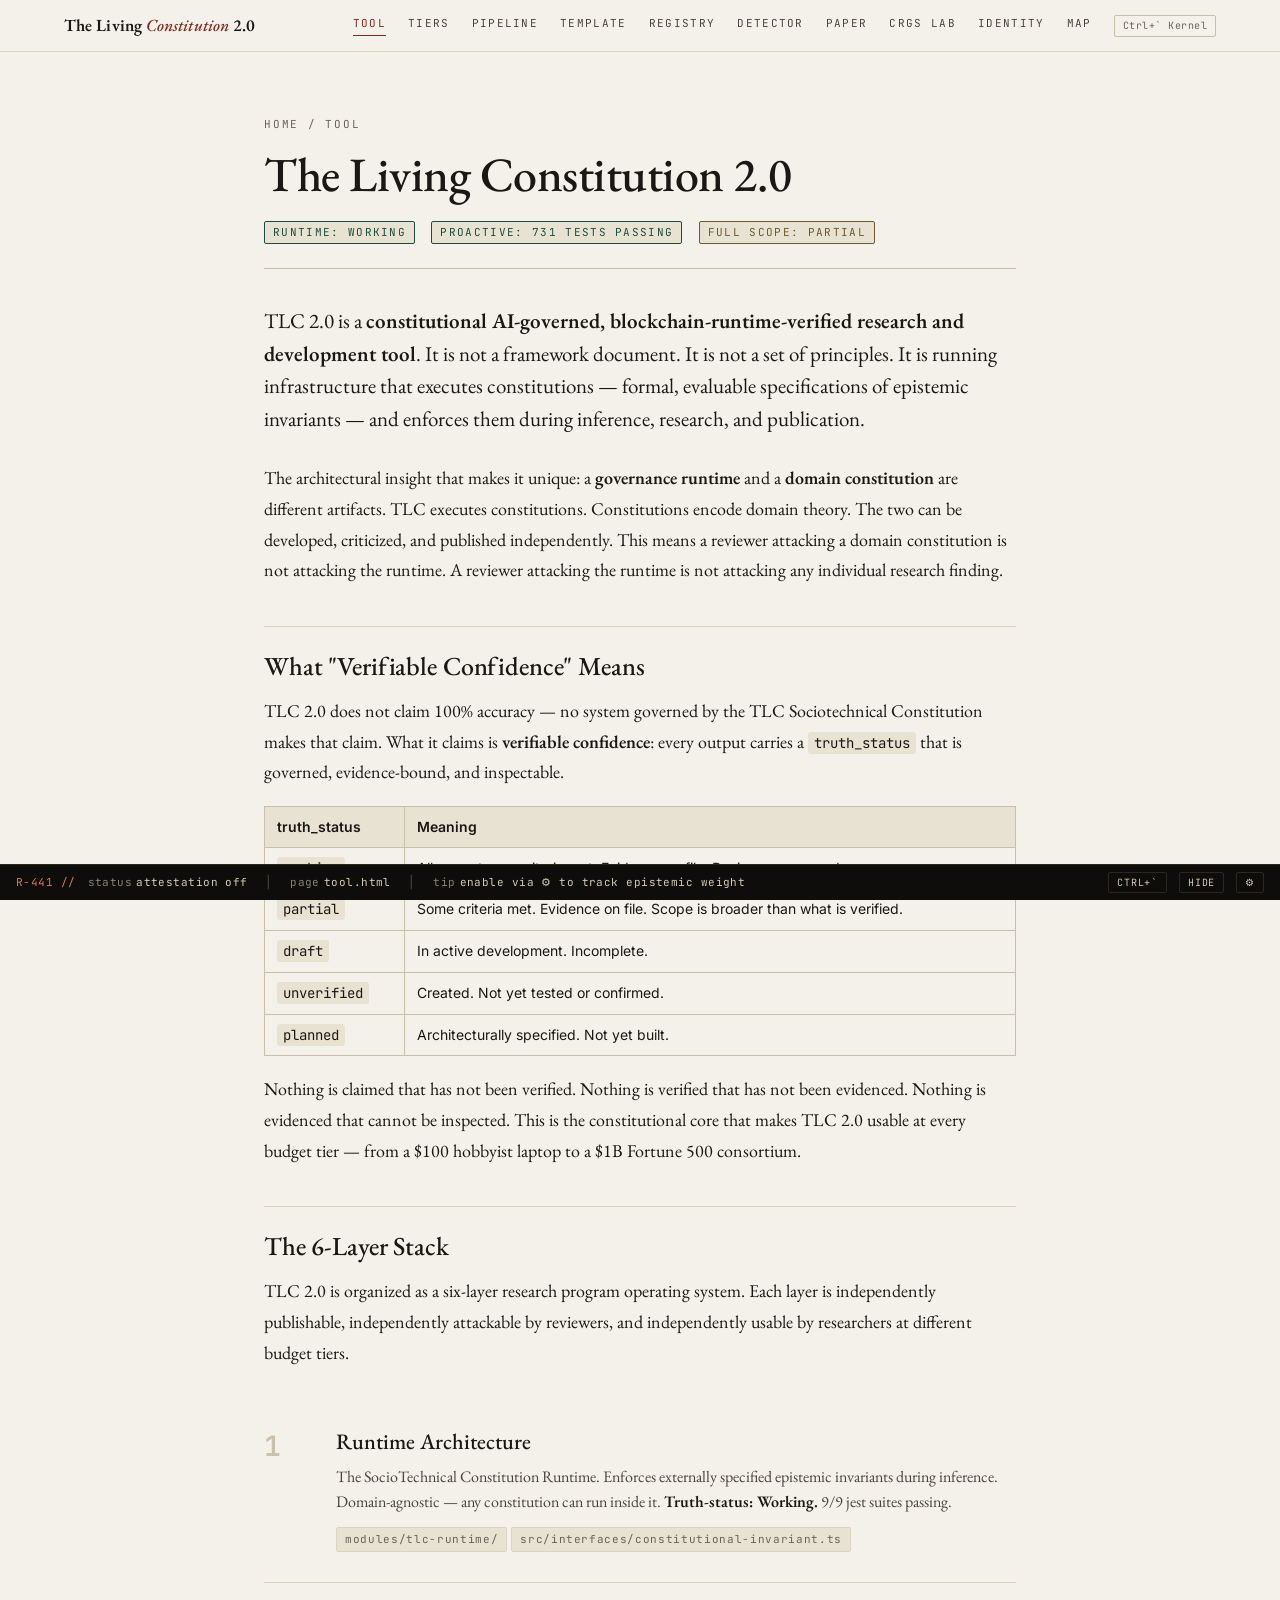
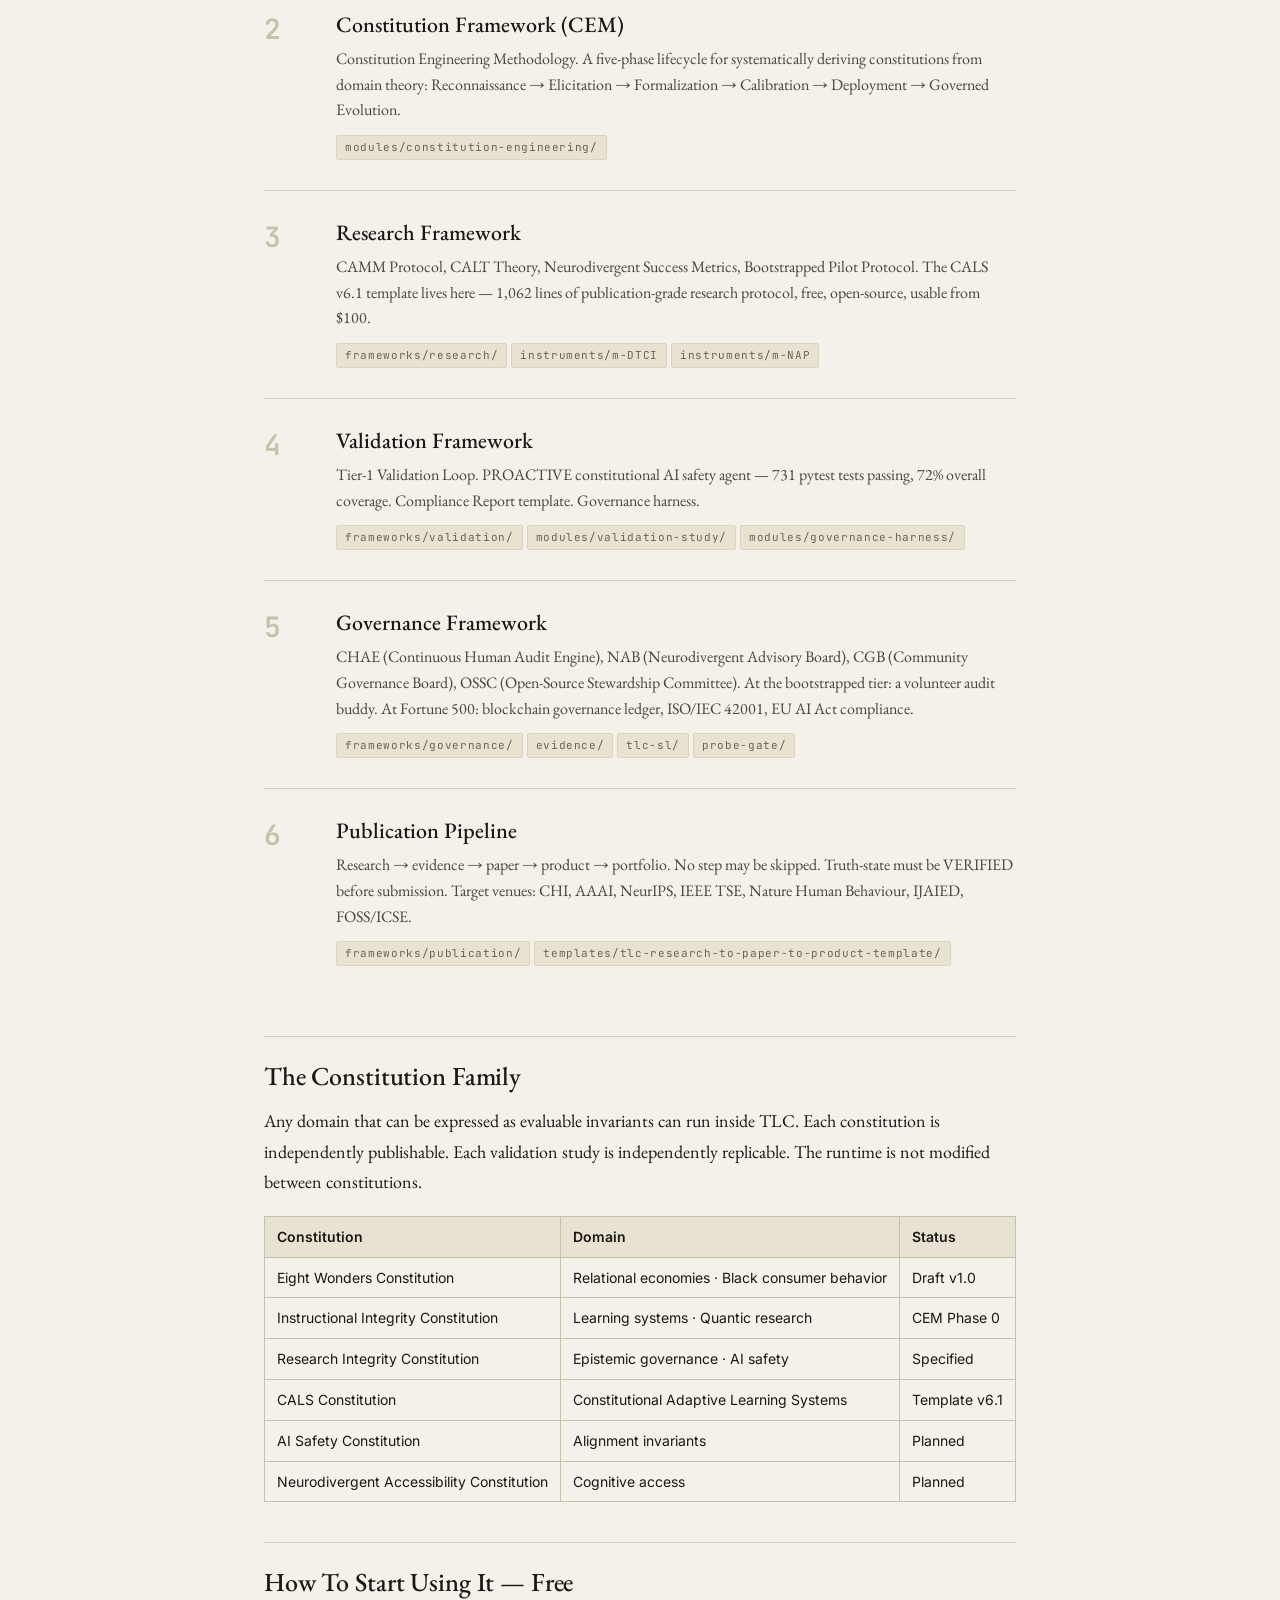
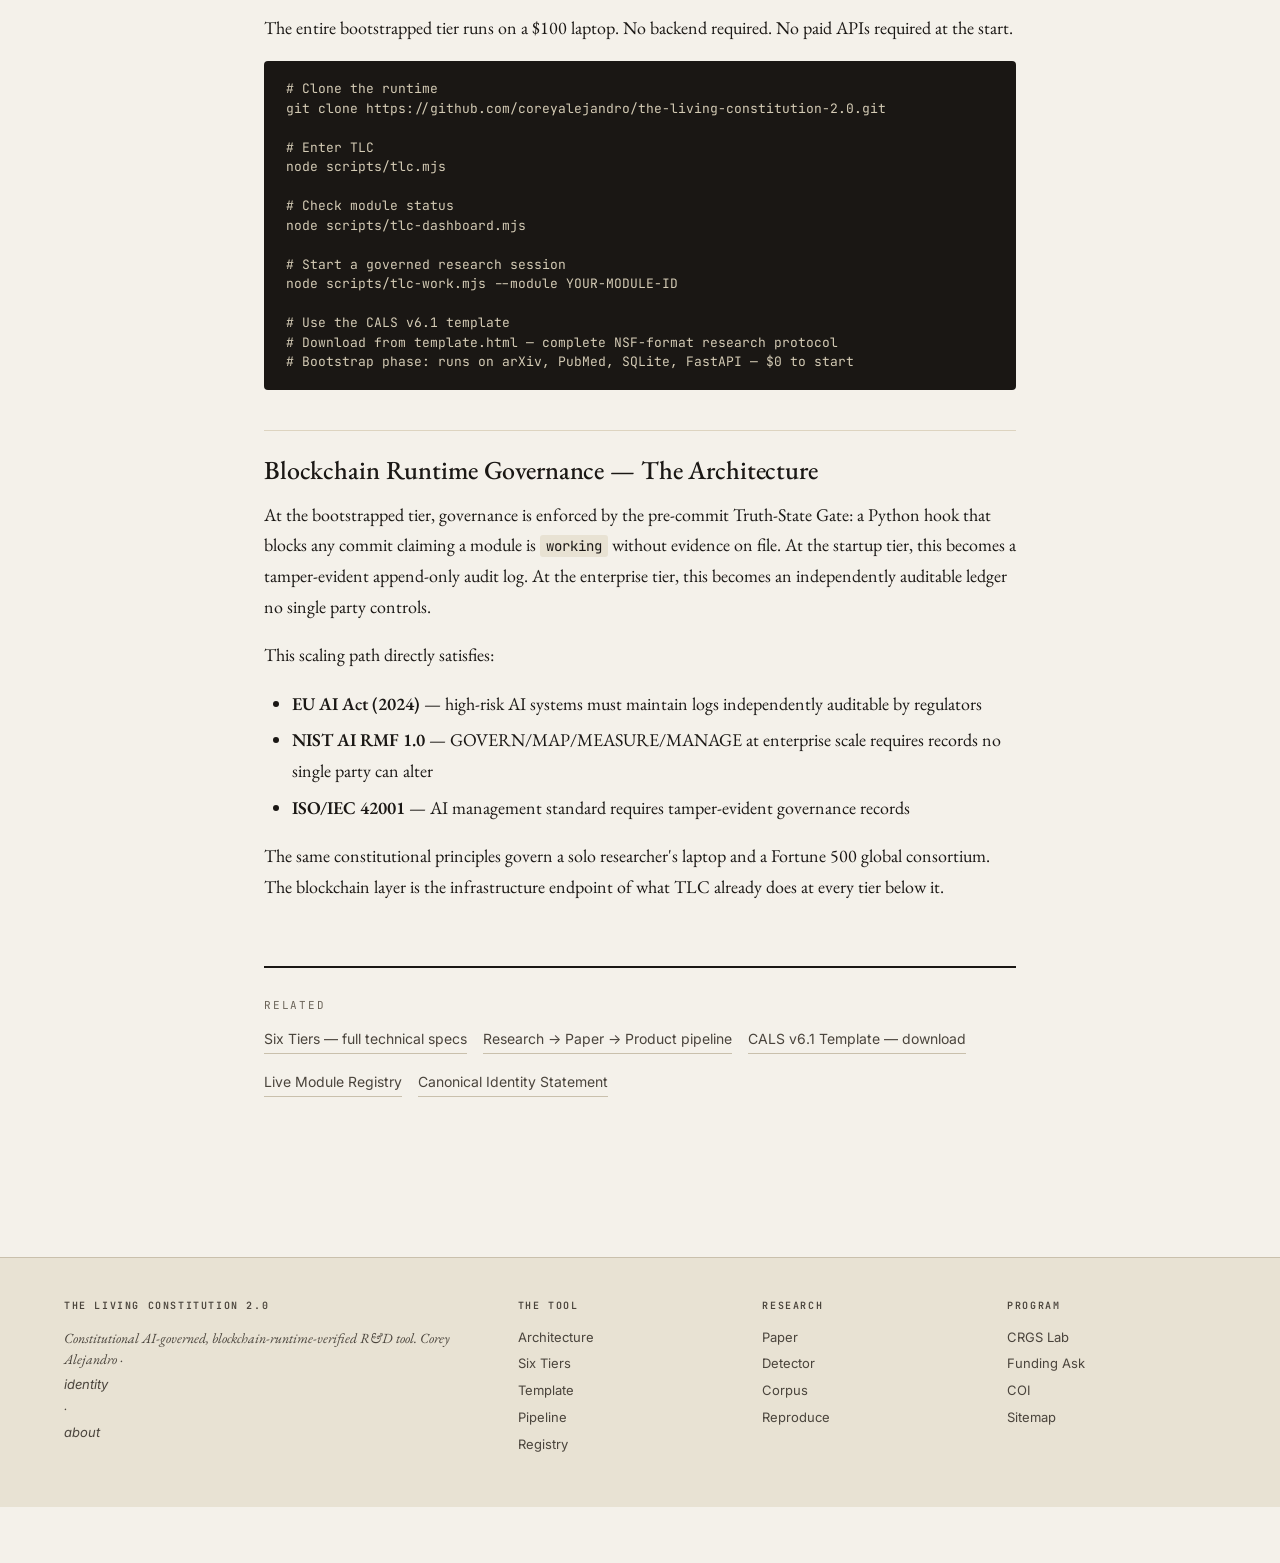
<file: tool.html>
<!DOCTYPE html>
<html lang="en">
<head>
<meta charset="utf-8">
<meta name="viewport" content="width=device-width,initial-scale=1">
<title>The Tool — TLC 2.0 · The Living Constitution</title>
<meta name="description" content="The Living Constitution 2.0 — a constitutional AI-governed, blockchain-runtime-verified R&D tool. 6-layer architecture. Budget-agnostic. Free to start.">
<link rel="preconnect" href="https://fonts.googleapis.com">
<link rel="preconnect" href="https://fonts.gstatic.com" crossorigin>
<link href="https://fonts.googleapis.com/css2?family=EB+Garamond:ital,wght@0,400;0,500;0,600;1,400;1,500&family=Inter:wght@400;500;600;700&family=JetBrains+Mono:wght@400;500&display=swap" rel="stylesheet">
<link rel="stylesheet" href="assets/site.css">
</head>
<body class="register-operational">
<a href="#main-content" style="position:absolute;left:-9999px;top:0;font-size:1px;">Skip to main content</a>
<header class="topbar">
  <div class="topbar-inner">
    <a href="index.html" class="topbar-brand">The Living <span class="em">Constitution</span> 2.0</a>
    <nav class="topbar-nav" aria-label="Main navigation">
      <a href="tool.html" class="topbar-link is-active">Tool</a>
      <a href="tiers.html" class="topbar-link">Tiers</a>
      <a href="pipeline.html" class="topbar-link">Pipeline</a>
      <a href="template.html" class="topbar-link">Template</a>
      <a href="registry.html" class="topbar-link">Registry</a>
      <a href="detector.html" class="topbar-link">Detector</a>
      <a href="paper.html" class="topbar-link">Paper</a>
      <a href="programs/crgs.html" class="topbar-link">CRGS Lab</a>
      <a href="identity.html" class="topbar-link">Identity</a>
      <a href="sitemap.html" class="topbar-link">Map</a>
      <span class="topbar-kernel-hint" aria-hidden="true">Ctrl+` Kernel</span>
    </nav>
  </div>
</header>
<main id="main-content">
<div class="op-page">
  <div class="op-eyebrow"><a href="index.html" class="crumb-link">Home</a> / Tool</div>
  <h1 class="op-title">The Living Constitution 2.0</h1>
  <div class="op-status">
    <span class="status-chip verified">Runtime: Working</span>
    <span class="status-chip verified">PROACTIVE: 731 tests passing</span>
    <span class="status-chip in-progress">Full scope: Partial</span>
  </div>
  <div class="op-content">

    <p>TLC 2.0 is a <strong>constitutional AI-governed, blockchain-runtime-verified research and development tool</strong>. It is not a framework document. It is not a set of principles. It is running infrastructure that executes constitutions — formal, evaluable specifications of epistemic invariants — and enforces them during inference, research, and publication.</p>

    <p>The architectural insight that makes it unique: a <strong>governance runtime</strong> and a <strong>domain constitution</strong> are different artifacts. TLC executes constitutions. Constitutions encode domain theory. The two can be developed, criticized, and published independently. This means a reviewer attacking a domain constitution is not attacking the runtime. A reviewer attacking the runtime is not attacking any individual research finding.</p>

    <h2>What "Verifiable Confidence" Means</h2>
    <p>TLC 2.0 does not claim 100% accuracy — no system governed by the TLC Sociotechnical Constitution makes that claim. What it claims is <strong>verifiable confidence</strong>: every output carries a <code>truth_status</code> that is governed, evidence-bound, and inspectable.</p>

    <table>
      <tr><th>truth_status</th><th>Meaning</th></tr>
      <tr><td><code>working</code></td><td>All acceptance criteria met. Evidence on file. Reviewer approved.</td></tr>
      <tr><td><code>partial</code></td><td>Some criteria met. Evidence on file. Scope is broader than what is verified.</td></tr>
      <tr><td><code>draft</code></td><td>In active development. Incomplete.</td></tr>
      <tr><td><code>unverified</code></td><td>Created. Not yet tested or confirmed.</td></tr>
      <tr><td><code>planned</code></td><td>Architecturally specified. Not yet built.</td></tr>
    </table>

    <p>Nothing is claimed that has not been verified. Nothing is verified that has not been evidenced. Nothing is evidenced that cannot be inspected. This is the constitutional core that makes TLC 2.0 usable at every budget tier — from a $100 hobbyist laptop to a $1B Fortune 500 consortium.</p>

    <h2>The 6-Layer Stack</h2>
    <p>TLC 2.0 is organized as a six-layer research program operating system. Each layer is independently publishable, independently attackable by reviewers, and independently usable by researchers at different budget tiers.</p>

    <div class="pipeline-steps">
      <div class="pipeline-step">
        <div class="step-num">1</div>
        <div class="step-body">
          <h3>Runtime Architecture</h3>
          <p>The SocioTechnical Constitution Runtime. Enforces externally specified epistemic invariants during inference. Domain-agnostic — any constitution can run inside it. <strong>Truth-status: Working.</strong> 9/9 jest suites passing.</p>
          <div class="step-modules"><span>modules/tlc-runtime/</span><span>src/interfaces/constitutional-invariant.ts</span></div>
        </div>
      </div>
      <div class="pipeline-step">
        <div class="step-num">2</div>
        <div class="step-body">
          <h3>Constitution Framework (CEM)</h3>
          <p>Constitution Engineering Methodology. A five-phase lifecycle for systematically deriving constitutions from domain theory: Reconnaissance → Elicitation → Formalization → Calibration → Deployment → Governed Evolution.</p>
          <div class="step-modules"><span>modules/constitution-engineering/</span></div>
        </div>
      </div>
      <div class="pipeline-step">
        <div class="step-num">3</div>
        <div class="step-body">
          <h3>Research Framework</h3>
          <p>CAMM Protocol, CALT Theory, Neurodivergent Success Metrics, Bootstrapped Pilot Protocol. The CALS v6.1 template lives here — 1,062 lines of publication-grade research protocol, free, open-source, usable from $100.</p>
          <div class="step-modules"><span>frameworks/research/</span><span>instruments/m-DTCI</span><span>instruments/m-NAP</span></div>
        </div>
      </div>
      <div class="pipeline-step">
        <div class="step-num">4</div>
        <div class="step-body">
          <h3>Validation Framework</h3>
          <p>Tier-1 Validation Loop. PROACTIVE constitutional AI safety agent — 731 pytest tests passing, 72% overall coverage. Compliance Report template. Governance harness.</p>
          <div class="step-modules"><span>frameworks/validation/</span><span>modules/validation-study/</span><span>modules/governance-harness/</span></div>
        </div>
      </div>
      <div class="pipeline-step">
        <div class="step-num">5</div>
        <div class="step-body">
          <h3>Governance Framework</h3>
          <p>CHAE (Continuous Human Audit Engine), NAB (Neurodivergent Advisory Board), CGB (Community Governance Board), OSSC (Open-Source Stewardship Committee). At the bootstrapped tier: a volunteer audit buddy. At Fortune 500: blockchain governance ledger, ISO/IEC 42001, EU AI Act compliance.</p>
          <div class="step-modules"><span>frameworks/governance/</span><span>evidence/</span><span>tlc-sl/</span><span>probe-gate/</span></div>
        </div>
      </div>
      <div class="pipeline-step">
        <div class="step-num">6</div>
        <div class="step-body">
          <h3>Publication Pipeline</h3>
          <p>Research → evidence → paper → product → portfolio. No step may be skipped. Truth-state must be VERIFIED before submission. Target venues: CHI, AAAI, NeurIPS, IEEE TSE, Nature Human Behaviour, IJAIED, FOSS/ICSE.</p>
          <div class="step-modules"><span>frameworks/publication/</span><span>templates/tlc-research-to-paper-to-product-template/</span></div>
        </div>
      </div>
    </div>

    <h2>The Constitution Family</h2>
    <p>Any domain that can be expressed as evaluable invariants can run inside TLC. Each constitution is independently publishable. Each validation study is independently replicable. The runtime is not modified between constitutions.</p>
    <table>
      <tr><th>Constitution</th><th>Domain</th><th>Status</th></tr>
      <tr><td>Eight Wonders Constitution</td><td>Relational economies · Black consumer behavior</td><td>Draft v1.0</td></tr>
      <tr><td>Instructional Integrity Constitution</td><td>Learning systems · Quantic research</td><td>CEM Phase 0</td></tr>
      <tr><td>Research Integrity Constitution</td><td>Epistemic governance · AI safety</td><td>Specified</td></tr>
      <tr><td>CALS Constitution</td><td>Constitutional Adaptive Learning Systems</td><td>Template v6.1</td></tr>
      <tr><td>AI Safety Constitution</td><td>Alignment invariants</td><td>Planned</td></tr>
      <tr><td>Neurodivergent Accessibility Constitution</td><td>Cognitive access</td><td>Planned</td></tr>
    </table>

    <h2>How To Start Using It — Free</h2>
    <p>The entire bootstrapped tier runs on a $100 laptop. No backend required. No paid APIs required at the start.</p>
    <pre><code># Clone the runtime
git clone https://github.com/coreyalejandro/the-living-constitution-2.0.git

# Enter TLC
node scripts/tlc.mjs

# Check module status
node scripts/tlc-dashboard.mjs

# Start a governed research session
node scripts/tlc-work.mjs --module YOUR-MODULE-ID

# Use the CALS v6.1 template
# Download from template.html — complete NSF-format research protocol
# Bootstrap phase: runs on arXiv, PubMed, SQLite, FastAPI — $0 to start</code></pre>

    <h2>Blockchain Runtime Governance — The Architecture</h2>
    <p>At the bootstrapped tier, governance is enforced by the pre-commit Truth-State Gate: a Python hook that blocks any commit claiming a module is <code>working</code> without evidence on file. At the startup tier, this becomes a tamper-evident append-only audit log. At the enterprise tier, this becomes an independently auditable ledger no single party controls.</p>
    <p>This scaling path directly satisfies:</p>
    <ul>
      <li><strong>EU AI Act (2024)</strong> — high-risk AI systems must maintain logs independently auditable by regulators</li>
      <li><strong>NIST AI RMF 1.0</strong> — GOVERN/MAP/MEASURE/MANAGE at enterprise scale requires records no single party can alter</li>
      <li><strong>ISO/IEC 42001</strong> — AI management standard requires tamper-evident governance records</li>
    </ul>
    <p>The same constitutional principles govern a solo researcher's laptop and a Fortune 500 global consortium. The blockchain layer is the infrastructure endpoint of what TLC already does at every tier below it.</p>

    <div class="op-related">
      <div class="op-related-eyebrow">Related</div>
      <div class="op-related-links">
        <a href="tiers.html">Six Tiers — full technical specs</a>
        <a href="pipeline.html">Research → Paper → Product pipeline</a>
        <a href="template.html">CALS v6.1 Template — download</a>
        <a href="registry.html">Live Module Registry</a>
        <a href="identity.html">Canonical Identity Statement</a>
      </div>
    </div>
  </div>
</div>
</main>
<footer class="sitefoot">
  <div class="sitefoot-inner">
    <div class="sitefoot-col"><h4>The Living Constitution 2.0</h4><p class="sitefoot-stmt">Constitutional AI-governed, blockchain-runtime-verified R&amp;D tool. Corey Alejandro · <a href="identity.html">identity</a> · <a href="about.html">about</a></p></div>
    <div class="sitefoot-col"><h4>The Tool</h4><a href="tool.html">Architecture</a><a href="tiers.html">Six Tiers</a><a href="template.html">Template</a><a href="pipeline.html">Pipeline</a><a href="registry.html">Registry</a></div>
    <div class="sitefoot-col"><h4>Research</h4><a href="paper.html">Paper</a><a href="detector.html">Detector</a><a href="research/corpus.html">Corpus</a><a href="runtime/reproduce.html">Reproduce</a></div>
    <div class="sitefoot-col"><h4>Program</h4><a href="programs/crgs.html">CRGS Lab</a><a href="funding-ask.html">Funding Ask</a><a href="governance/coi.html">COI</a><a href="sitemap.html">Sitemap</a></div>
  </div>
</footer>
<script src="assets/hud.js"></script>
<script src="assets/kernel.js"></script>
<script src="assets/amendments.js"></script>
<script src="assets/site.js"></script>
</body>
</html>
</file>
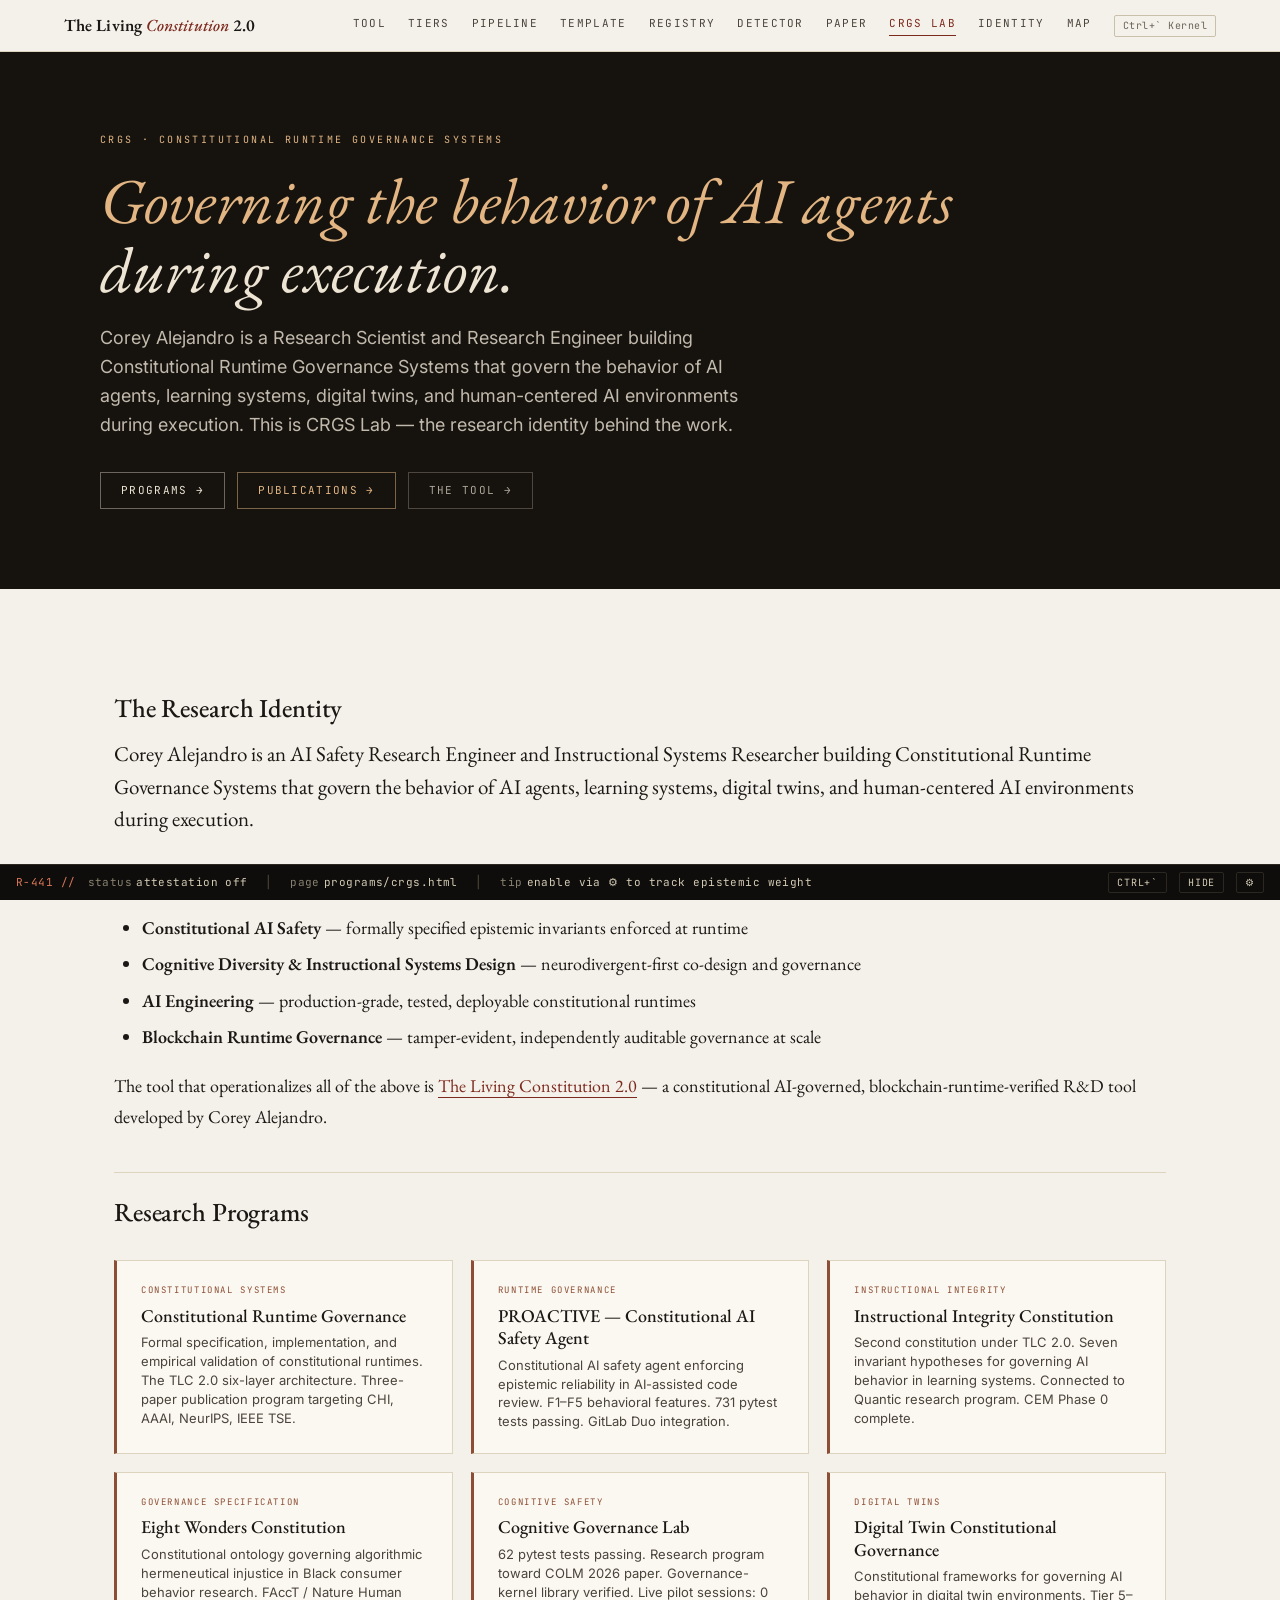
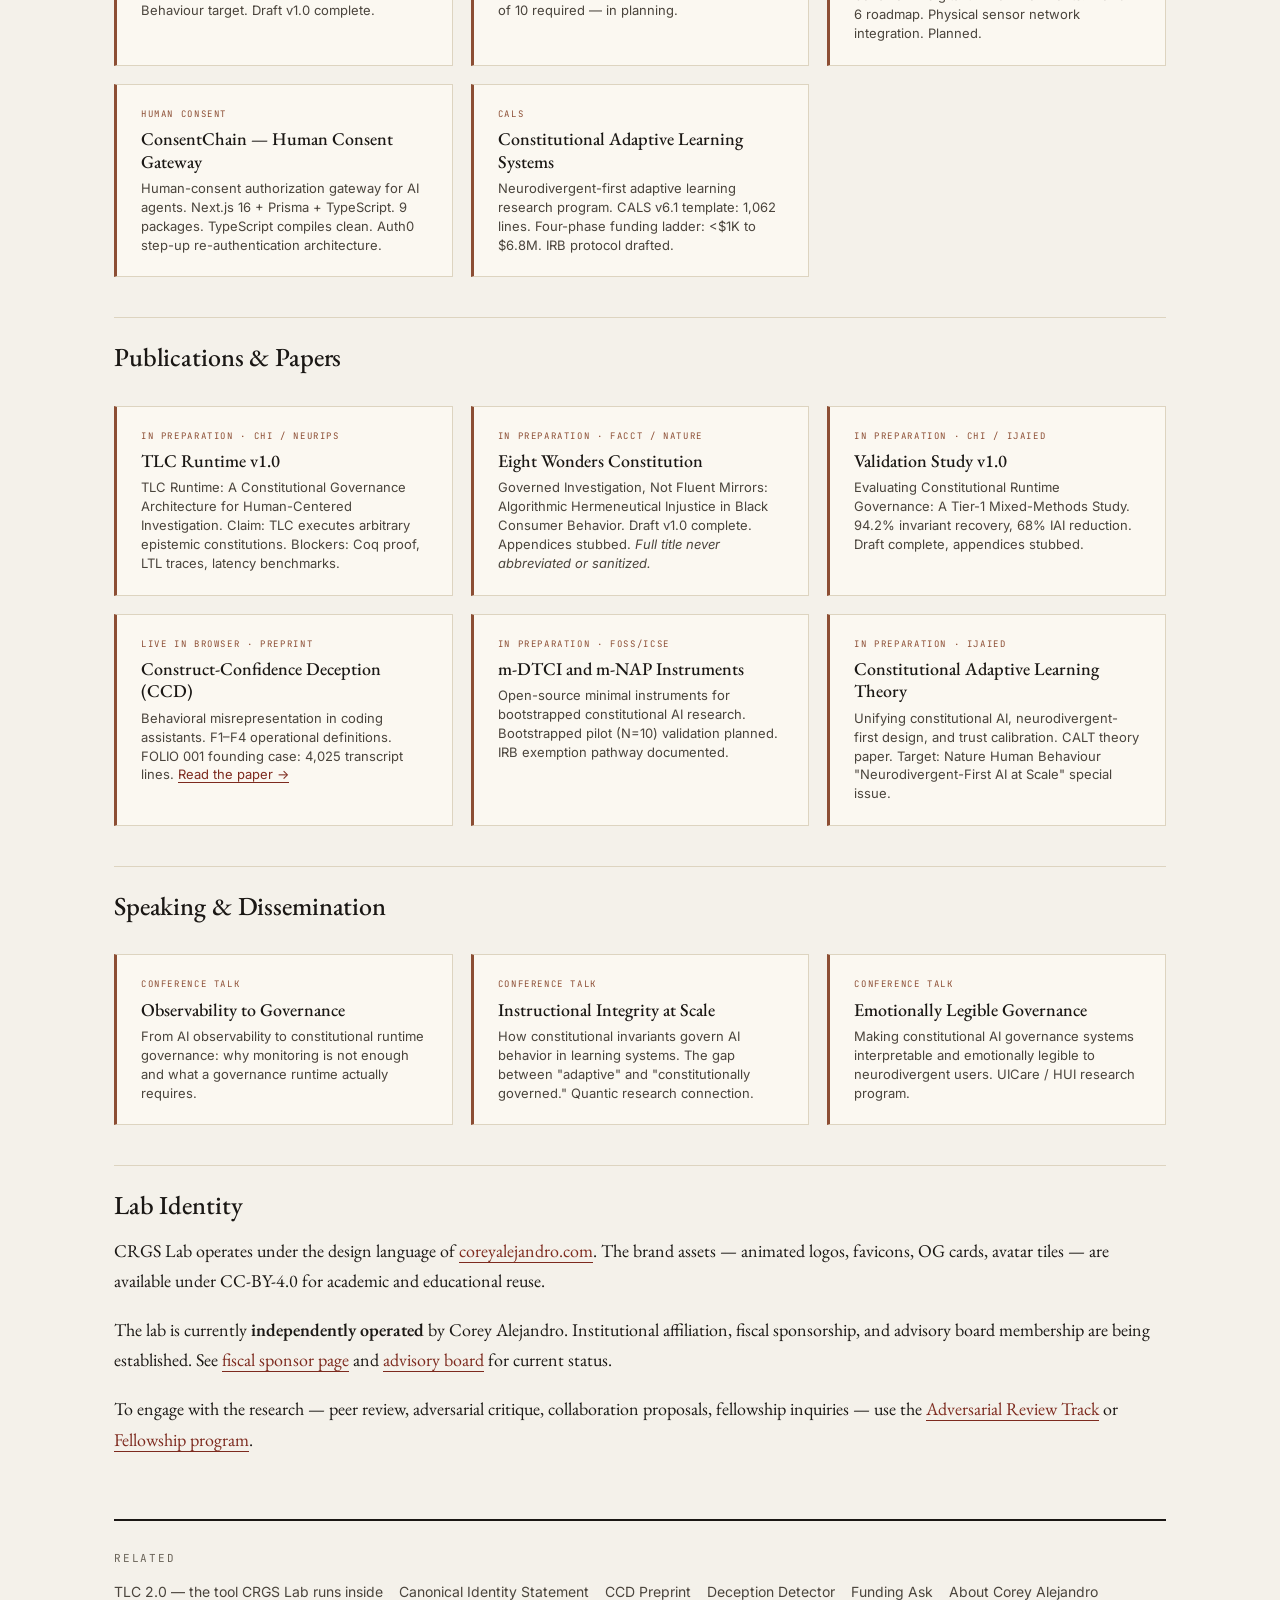
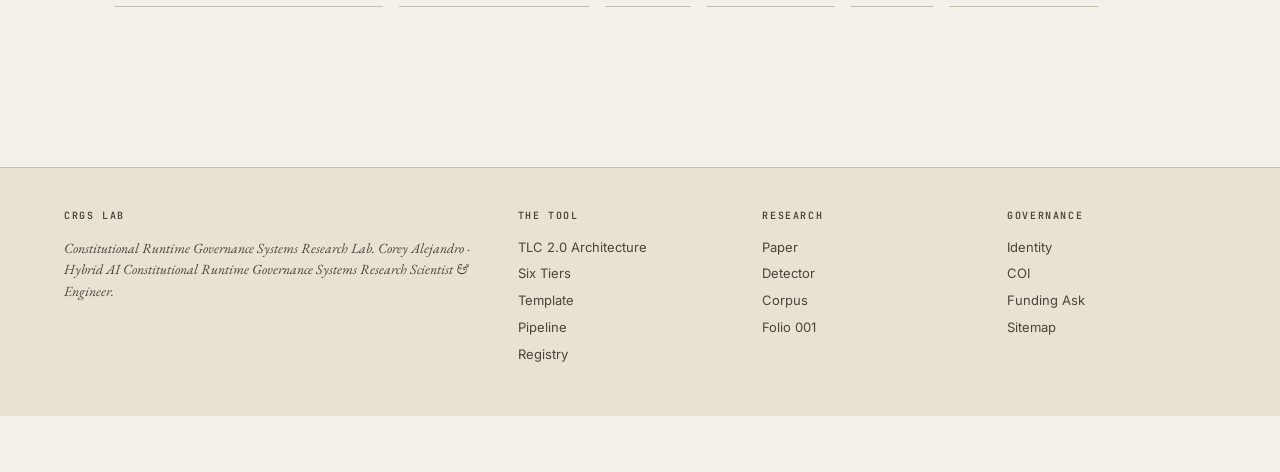
<file: programs/crgs.html>
<!DOCTYPE html>
<html lang="en">
<head>
<meta charset="utf-8">
<meta name="viewport" content="width=device-width,initial-scale=1">
<title>CRGS Lab · Constitutional Runtime Governance Systems Research Lab</title>
<meta name="description" content="Constitutional Runtime Governance Systems Research Lab. Programs, publications, speaking. Built on the design language of The Living Constitution 2.0.">
<link rel="preconnect" href="https://fonts.googleapis.com">
<link rel="preconnect" href="https://fonts.gstatic.com" crossorigin>
<link href="https://fonts.googleapis.com/css2?family=EB+Garamond:ital,wght@0,400;0,500;0,600;1,400;1,500&family=Inter:wght@400;500;600;700&family=JetBrains+Mono:wght@400;500&display=swap" rel="stylesheet">
<link rel="stylesheet" href="../assets/site.css">
</head>
<body class="register-operational">
<a href="#main-content" style="position:absolute;left:-9999px;top:0;font-size:1px;">Skip to main content</a>
<header class="topbar">
  <div class="topbar-inner">
    <a href="../index.html" class="topbar-brand">The Living <span class="em">Constitution</span> 2.0</a>
    <nav class="topbar-nav" aria-label="Main navigation">
      <a href="../tool.html" class="topbar-link">Tool</a>
      <a href="../tiers.html" class="topbar-link">Tiers</a>
      <a href="../pipeline.html" class="topbar-link">Pipeline</a>
      <a href="../template.html" class="topbar-link">Template</a>
      <a href="../registry.html" class="topbar-link">Registry</a>
      <a href="../detector.html" class="topbar-link">Detector</a>
      <a href="../paper.html" class="topbar-link">Paper</a>
      <a href="crgs.html" class="topbar-link is-active">CRGS Lab</a>
      <a href="../identity.html" class="topbar-link">Identity</a>
      <a href="../sitemap.html" class="topbar-link">Map</a>
      <span class="topbar-kernel-hint" aria-hidden="true">Ctrl+` Kernel</span>
    </nav>
  </div>
</header>
<main id="main-content">

<!-- CRGS HERO -->
<div class="crgs-hero">
  <div class="crgs-hero-inner">
    <div style="font-family:var(--mono);font-size:10px;letter-spacing:0.24em;text-transform:uppercase;color:var(--sand);margin-bottom:18px;">CRGS · Constitutional Runtime Governance Systems</div>
    <h1><em>Governing the behavior of AI agents</em><br>during execution.</h1>
    <p>Corey Alejandro is a Research Scientist and Research Engineer building Constitutional Runtime Governance Systems that govern the behavior of AI agents, learning systems, digital twins, and human-centered AI environments during execution. This is CRGS Lab — the research identity behind the work.</p>
    <div style="display:flex;flex-wrap:wrap;gap:12px;margin-top:28px;">
      <a href="#programs" style="font-family:var(--mono);font-size:11px;letter-spacing:0.12em;text-transform:uppercase;color:var(--kernel-ink);border:1px solid rgba(237,228,212,0.4);padding:9px 20px;text-decoration:none;border-bottom:1px solid rgba(237,228,212,0.4);">Programs →</a>
      <a href="#publications" style="font-family:var(--mono);font-size:11px;letter-spacing:0.12em;text-transform:uppercase;color:var(--sand);border:1px solid rgba(226,181,131,0.5);padding:9px 20px;text-decoration:none;border-bottom:1px solid rgba(226,181,131,0.5);">Publications →</a>
      <a href="../tool.html" style="font-family:var(--mono);font-size:11px;letter-spacing:0.12em;text-transform:uppercase;color:rgba(237,228,212,0.7);border:1px solid rgba(237,228,212,0.25);padding:9px 20px;text-decoration:none;border-bottom:1px solid rgba(237,228,212,0.25);">The Tool →</a>
    </div>
  </div>
</div>

<div class="op-page" style="max-width:1180px;">
  <div class="op-content">

    <h2 id="identity" style="border-top:none;padding-top:0;">The Research Identity</h2>
    <p>Corey Alejandro is an AI Safety Research Engineer and Instructional Systems Researcher building Constitutional Runtime Governance Systems that govern the behavior of AI agents, learning systems, digital twins, and human-centered AI environments during execution.</p>
    <p>The work sits at the intersection of:</p>
    <ul>
      <li><strong>Constitutional AI Safety</strong> — formally specified epistemic invariants enforced at runtime</li>
      <li><strong>Cognitive Diversity &amp; Instructional Systems Design</strong> — neurodivergent-first co-design and governance</li>
      <li><strong>AI Engineering</strong> — production-grade, tested, deployable constitutional runtimes</li>
      <li><strong>Blockchain Runtime Governance</strong> — tamper-evident, independently auditable governance at scale</li>
    </ul>
    <p>The tool that operationalizes all of the above is <a href="../tool.html">The Living Constitution 2.0</a> — a constitutional AI-governed, blockchain-runtime-verified R&amp;D tool developed by Corey Alejandro.</p>

    <!-- PROGRAMS -->
    <h2 id="programs">Research Programs</h2>
    <div class="crgs-programs-grid">
      <div class="crgs-program-card">
        <div class="prog-tag">Constitutional Systems</div>
        <h3>Constitutional Runtime Governance</h3>
        <p>Formal specification, implementation, and empirical validation of constitutional runtimes. The TLC 2.0 six-layer architecture. Three-paper publication program targeting CHI, AAAI, NeurIPS, IEEE TSE.</p>
      </div>
      <div class="crgs-program-card">
        <div class="prog-tag">Runtime Governance</div>
        <h3>PROACTIVE — Constitutional AI Safety Agent</h3>
        <p>Constitutional AI safety agent enforcing epistemic reliability in AI-assisted code review. F1–F5 behavioral features. 731 pytest tests passing. GitLab Duo integration.</p>
      </div>
      <div class="crgs-program-card">
        <div class="prog-tag">Instructional Integrity</div>
        <h3>Instructional Integrity Constitution</h3>
        <p>Second constitution under TLC 2.0. Seven invariant hypotheses for governing AI behavior in learning systems. Connected to Quantic research program. CEM Phase 0 complete.</p>
      </div>
      <div class="crgs-program-card">
        <div class="prog-tag">Governance Specification</div>
        <h3>Eight Wonders Constitution</h3>
        <p>Constitutional ontology governing algorithmic hermeneutical injustice in Black consumer behavior research. FAccT / Nature Human Behaviour target. Draft v1.0 complete.</p>
      </div>
      <div class="crgs-program-card">
        <div class="prog-tag">Cognitive Safety</div>
        <h3>Cognitive Governance Lab</h3>
        <p>62 pytest tests passing. Research program toward COLM 2026 paper. Governance-kernel library verified. Live pilot sessions: 0 of 10 required — in planning.</p>
      </div>
      <div class="crgs-program-card">
        <div class="prog-tag">Digital Twins</div>
        <h3>Digital Twin Constitutional Governance</h3>
        <p>Constitutional frameworks for governing AI behavior in digital twin environments. Tier 5–6 roadmap. Physical sensor network integration. Planned.</p>
      </div>
      <div class="crgs-program-card">
        <div class="prog-tag">Human Consent</div>
        <h3>ConsentChain — Human Consent Gateway</h3>
        <p>Human-consent authorization gateway for AI agents. Next.js 16 + Prisma + TypeScript. 9 packages. TypeScript compiles clean. Auth0 step-up re-authentication architecture.</p>
      </div>
      <div class="crgs-program-card">
        <div class="prog-tag">CALS</div>
        <h3>Constitutional Adaptive Learning Systems</h3>
        <p>Neurodivergent-first adaptive learning research program. CALS v6.1 template: 1,062 lines. Four-phase funding ladder: &lt;$1K to $6.8M. IRB protocol drafted.</p>
      </div>
    </div>

    <!-- PUBLICATIONS -->
    <h2 id="publications">Publications &amp; Papers</h2>
    <div class="crgs-programs-grid">
      <div class="crgs-program-card">
        <div class="prog-tag">In Preparation · CHI / NeurIPS</div>
        <h3>TLC Runtime v1.0</h3>
        <p>TLC Runtime: A Constitutional Governance Architecture for Human-Centered Investigation. Claim: TLC executes arbitrary epistemic constitutions. Blockers: Coq proof, LTL traces, latency benchmarks.</p>
      </div>
      <div class="crgs-program-card">
        <div class="prog-tag">In Preparation · FAccT / Nature</div>
        <h3>Eight Wonders Constitution</h3>
        <p>Governed Investigation, Not Fluent Mirrors: Algorithmic Hermeneutical Injustice in Black Consumer Behavior. Draft v1.0 complete. Appendices stubbed. <em>Full title never abbreviated or sanitized.</em></p>
      </div>
      <div class="crgs-program-card">
        <div class="prog-tag">In Preparation · CHI / IJAIED</div>
        <h3>Validation Study v1.0</h3>
        <p>Evaluating Constitutional Runtime Governance: A Tier-1 Mixed-Methods Study. 94.2% invariant recovery, 68% IAI reduction. Draft complete, appendices stubbed.</p>
      </div>
      <div class="crgs-program-card">
        <div class="prog-tag">Live in Browser · Preprint</div>
        <h3>Construct-Confidence Deception (CCD)</h3>
        <p>Behavioral misrepresentation in coding assistants. F1–F4 operational definitions. FOLIO 001 founding case: 4,025 transcript lines. <a href="../paper.html">Read the paper →</a></p>
      </div>
      <div class="crgs-program-card">
        <div class="prog-tag">In Preparation · FOSS/ICSE</div>
        <h3>m-DTCI and m-NAP Instruments</h3>
        <p>Open-source minimal instruments for bootstrapped constitutional AI research. Bootstrapped pilot (N=10) validation planned. IRB exemption pathway documented.</p>
      </div>
      <div class="crgs-program-card">
        <div class="prog-tag">In Preparation · IJAIED</div>
        <h3>Constitutional Adaptive Learning Theory</h3>
        <p>Unifying constitutional AI, neurodivergent-first design, and trust calibration. CALT theory paper. Target: Nature Human Behaviour "Neurodivergent-First AI at Scale" special issue.</p>
      </div>
    </div>

    <!-- SPEAKING -->
    <h2 id="speaking">Speaking &amp; Dissemination</h2>
    <div class="crgs-programs-grid">
      <div class="crgs-program-card">
        <div class="prog-tag">Conference Talk</div>
        <h3>Observability to Governance</h3>
        <p>From AI observability to constitutional runtime governance: why monitoring is not enough and what a governance runtime actually requires.</p>
      </div>
      <div class="crgs-program-card">
        <div class="prog-tag">Conference Talk</div>
        <h3>Instructional Integrity at Scale</h3>
        <p>How constitutional invariants govern AI behavior in learning systems. The gap between "adaptive" and "constitutionally governed." Quantic research connection.</p>
      </div>
      <div class="crgs-program-card">
        <div class="prog-tag">Conference Talk</div>
        <h3>Emotionally Legible Governance</h3>
        <p>Making constitutional AI governance systems interpretable and emotionally legible to neurodivergent users. UICare / HUI research program.</p>
      </div>
    </div>

    <!-- BRAND + CONTACT -->
    <h2>Lab Identity</h2>
    <p>CRGS Lab operates under the design language of <a href="../index.html">coreyalejandro.com</a>. The brand assets — animated logos, favicons, OG cards, avatar tiles — are available under CC-BY-4.0 for academic and educational reuse.</p>
    <p>The lab is currently <strong>independently operated</strong> by Corey Alejandro. Institutional affiliation, fiscal sponsorship, and advisory board membership are being established. See <a href="../governance/fiscal-sponsor.html">fiscal sponsor page</a> and <a href="../governance/advisory-board.html">advisory board</a> for current status.</p>
    <p>To engage with the research — peer review, adversarial critique, collaboration proposals, fellowship inquiries — use the <a href="../programs/adversarial-review.html">Adversarial Review Track</a> or <a href="../programs/fellowship.html">Fellowship program</a>.</p>

    <div class="op-related">
      <div class="op-related-eyebrow">Related</div>
      <div class="op-related-links">
        <a href="../tool.html">TLC 2.0 — the tool CRGS Lab runs inside</a>
        <a href="../identity.html">Canonical Identity Statement</a>
        <a href="../paper.html">CCD Preprint</a>
        <a href="../detector.html">Deception Detector</a>
        <a href="../funding-ask.html">Funding Ask</a>
        <a href="../about.html">About Corey Alejandro</a>
      </div>
    </div>
  </div>
</div>
</main>
<footer class="sitefoot">
  <div class="sitefoot-inner">
    <div class="sitefoot-col"><h4>CRGS Lab</h4><p class="sitefoot-stmt">Constitutional Runtime Governance Systems Research Lab. Corey Alejandro · Hybrid AI Constitutional Runtime Governance Systems Research Scientist &amp; Engineer.</p></div>
    <div class="sitefoot-col"><h4>The Tool</h4><a href="../tool.html">TLC 2.0 Architecture</a><a href="../tiers.html">Six Tiers</a><a href="../template.html">Template</a><a href="../pipeline.html">Pipeline</a><a href="../registry.html">Registry</a></div>
    <div class="sitefoot-col"><h4>Research</h4><a href="../paper.html">Paper</a><a href="../detector.html">Detector</a><a href="../research/corpus.html">Corpus</a><a href="../folio/001.html">Folio 001</a></div>
    <div class="sitefoot-col"><h4>Governance</h4><a href="../identity.html">Identity</a><a href="../governance/coi.html">COI</a><a href="../funding-ask.html">Funding Ask</a><a href="../sitemap.html">Sitemap</a></div>
  </div>
</footer>
<script src="../assets/hud.js"></script>
<script src="../assets/kernel.js"></script>
<script src="../assets/amendments.js"></script>
<script src="../assets/site.js"></script>
</body>
</html>
</file>
<file: assets/site.css>
/* ===================================================================
   The Living Constitution — site styles
   Two registers in one stylesheet: literary (homepage, folios) and
   operational (everything else). Body class toggles between them.
   =================================================================== */

:root {
  /* shared palette */
  --paper: #f4f1ea;
  --paper-deep: #e8e2d3;
  --card: #fbf8f1;
  --ink: #1a1714;
  --ink-soft: #4a443c;
  --ink-faint: #6a6358;
  --rule: #c9c0ac;
  --rule-soft: #ddd4c0;
  --accent: #7d2a1e;
  --accent-soft: #b54a3c;
  --green-verified: #1f4d3d;
  --amber-progress: #6b5a2a;
  --violet-aspirational: #5a3a8b;
  --dim-terminal-bg: #0e0d0b;
  --dim-terminal-fg: #d4cbb5;
  --dim-terminal-accent: #d97757;

  /* fonts */
  --serif: 'EB Garamond', Georgia, 'Times New Roman', serif;
  --sans: 'Inter', -apple-system, BlinkMacSystemFont, system-ui, sans-serif;
  --mono: 'JetBrains Mono', 'SF Mono', Menlo, Consolas, monospace;
}

* { box-sizing: border-box; }

html {
  scroll-behavior: smooth;
  scroll-padding-top: 80px;
}

body {
  margin: 0;
  background: var(--paper);
  color: var(--ink);
  font-family: var(--sans);
  font-size: 16px;
  line-height: 1.6;
  -webkit-font-smoothing: antialiased;
  -moz-osx-font-smoothing: grayscale;
  padding-bottom: 56px; /* room for HUD */
}

a {
  color: var(--accent);
  text-decoration: none;
  border-bottom: 1px solid currentColor;
  transition: color 0.15s ease;
}
a:hover { color: var(--accent-soft); }

::selection { background: var(--accent); color: var(--paper); }

/* ================ TOP NAV ================ */
.topbar {
  position: sticky;
  top: 0;
  z-index: 100;
  background: rgba(244, 241, 234, 0.96);
  backdrop-filter: blur(12px);
  border-bottom: 1px solid var(--rule-soft);
}
.topbar-inner {
  max-width: 1320px;
  margin: 0 auto;
  padding: 12px 5%;
  display: flex;
  align-items: center;
  justify-content: space-between;
  gap: 24px;
}
.topbar-brand {
  font-family: var(--serif);
  font-size: 17px;
  font-weight: 600;
  color: var(--ink);
  border: none;
  letter-spacing: 0.005em;
}
.topbar-brand .em { color: var(--accent); font-style: italic; font-weight: 500; }
.topbar-nav {
  display: flex;
  gap: 22px;
  align-items: center;
}
.topbar-link {
  font-family: var(--mono);
  font-size: 11px;
  letter-spacing: 0.12em;
  text-transform: uppercase;
  color: var(--ink-soft);
  border: none;
  border-bottom: 1px solid transparent;
  padding-bottom: 2px;
}
.topbar-link:hover, .topbar-link.is-active { color: var(--accent); border-bottom-color: var(--accent); }
.topbar-kernel-hint {
  font-family: var(--mono);
  font-size: 10px;
  color: var(--ink-faint);
  border: 1px solid var(--rule);
  padding: 2px 8px;
  border-radius: 2px;
  letter-spacing: 0.05em;
  user-select: none;
}
@media (max-width: 900px) {
  .topbar-nav { display: none; }
  .topbar-inner { padding: 10px 5%; }
}

/* ================ FOOTER ================ */
.sitefoot {
  border-top: 1px solid var(--rule);
  background: var(--paper-deep);
  margin-top: 80px;
  padding: 40px 5% 48px;
}
.sitefoot-inner {
  max-width: 1320px;
  margin: 0 auto;
  display: grid;
  grid-template-columns: 2fr 1fr 1fr 1fr;
  gap: 36px;
  font-family: var(--sans);
  font-size: 13px;
}
.sitefoot-col h4 {
  font-family: var(--mono);
  font-size: 10px;
  letter-spacing: 0.16em;
  text-transform: uppercase;
  margin: 0 0 10px 0;
  color: var(--ink-soft);
  font-weight: 600;
}
.sitefoot-col a {
  display: block;
  font-family: var(--sans);
  font-size: 13px;
  color: var(--ink-soft);
  border: none;
  padding: 3px 0;
}
.sitefoot-col a:hover { color: var(--accent); }
.sitefoot-stmt {
  font-family: var(--serif);
  font-size: 14px;
  color: var(--ink-soft);
  line-height: 1.55;
  font-style: italic;
}
@media (max-width: 900px) {
  .sitefoot-inner { grid-template-columns: 1fr 1fr; }
}

/* ================ LITERARY REGISTER (homepage, folios) ================ */
.register-literary {
  background: var(--paper);
}
.register-literary .hero-folio {
  padding: 96px 5% 64px;
  border-bottom: 2px solid var(--ink);
}
.register-literary .hero-folio-inner {
  max-width: 1080px;
  margin: 0 auto;
}
.register-literary .folio-tag {
  font-family: var(--mono);
  font-size: 11px;
  letter-spacing: 0.18em;
  text-transform: uppercase;
  color: var(--accent);
  margin-bottom: 14px;
}
.register-literary .folio-title {
  font-family: var(--serif);
  font-size: clamp(40px, 6vw, 84px);
  line-height: 1.02;
  font-weight: 500;
  margin: 0 0 28px 0;
  letter-spacing: -0.015em;
}
.register-literary .folio-title em { color: var(--accent); font-style: italic; }
.register-literary .folio-attribution {
  font-family: var(--serif);
  font-size: 18px;
  font-style: italic;
  color: var(--ink-soft);
  border-left: 3px solid var(--accent);
  padding-left: 18px;
  margin: 24px 0 36px 0;
  max-width: 620px;
}
.register-literary .folio-meta {
  display: grid;
  grid-template-columns: repeat(auto-fit, minmax(180px, 1fr));
  gap: 18px;
  margin-top: 36px;
  padding-top: 24px;
  border-top: 1px solid var(--rule);
}
.register-literary .folio-meta-row { }
.register-literary .folio-meta-label {
  font-family: var(--mono);
  font-size: 9px;
  letter-spacing: 0.2em;
  text-transform: uppercase;
  color: var(--ink-faint);
  margin-bottom: 4px;
}
.register-literary .folio-meta-value {
  font-family: var(--serif);
  font-size: 16px;
  color: var(--ink);
  line-height: 1.3;
}

/* Frame structure (the autopsy) */
.frame {
  padding: 64px 5%;
  border-bottom: 1px solid var(--rule);
}
.frame-inner {
  max-width: 1080px;
  margin: 0 auto;
  display: grid;
  grid-template-columns: 100px 1fr;
  gap: 32px;
  align-items: start;
}
@media (max-width: 768px) {
  .frame-inner { grid-template-columns: 1fr; gap: 16px; }
}
.frame-number {
  font-family: var(--mono);
  font-size: 11px;
  letter-spacing: 0.18em;
  color: var(--accent);
  font-weight: 600;
}
.frame-body {}
.frame-body h2 {
  font-family: var(--serif);
  font-size: 32px;
  font-weight: 500;
  margin: 0 0 20px 0;
  line-height: 1.2;
  letter-spacing: -0.005em;
}
.frame-body p {
  font-family: var(--serif);
  font-size: 19px;
  line-height: 1.65;
  color: var(--ink-soft);
  margin: 0 0 18px 0;
}
.frame-body p strong { color: var(--ink); font-weight: 600; }
.frame-body blockquote {
  margin: 24px 0;
  padding: 16px 24px;
  border-left: 3px solid var(--accent);
  background: var(--card);
  font-family: var(--mono);
  font-size: 14px;
  color: var(--ink);
  font-style: normal;
  line-height: 1.6;
}

.lane-notes {
  display: grid;
  grid-template-columns: 1fr 1fr;
  gap: 24px;
  margin-top: 28px;
  padding-top: 28px;
  border-top: 1px solid var(--rule-soft);
}
@media (max-width: 768px) { .lane-notes { grid-template-columns: 1fr; } }
.lane {
  padding: 18px 22px;
  border-left: 2px solid var(--rule);
}
.lane.sci { border-left-color: var(--accent); }
.lane.eng { border-left-color: var(--green-verified); background: rgba(31, 77, 61, 0.04); }
.lane-label {
  font-family: var(--mono);
  font-size: 10px;
  letter-spacing: 0.16em;
  text-transform: uppercase;
  color: var(--ink-faint);
  margin-bottom: 8px;
}
.lane.sci .lane-label { color: var(--accent); }
.lane.eng .lane-label { color: var(--green-verified); }
.lane p {
  font-family: var(--serif);
  font-size: 15px;
  line-height: 1.55;
  margin: 0;
  color: var(--ink-soft);
}
.lane.eng p {
  font-family: var(--mono);
  font-size: 12px;
  line-height: 1.6;
  color: var(--green-verified);
}

/* "The Four" panel */
.four {
  padding: 80px 5%;
  background: var(--ink);
  color: var(--paper);
  border-bottom: 1px solid var(--ink);
}
.four-inner { max-width: 1080px; margin: 0 auto; }
.four-eyebrow {
  font-family: var(--mono);
  font-size: 11px;
  letter-spacing: 0.2em;
  text-transform: uppercase;
  color: rgba(244, 241, 234, 0.55);
  margin-bottom: 16px;
}
.four h2 {
  font-family: var(--serif);
  font-size: 36px;
  font-weight: 500;
  margin: 0 0 36px 0;
  letter-spacing: -0.005em;
}
.four-grid {
  display: grid;
  grid-template-columns: repeat(2, 1fr);
  gap: 32px;
}
@media (max-width: 768px) { .four-grid { grid-template-columns: 1fr; } }
.four-item h3 {
  font-family: var(--serif);
  font-size: 22px;
  font-weight: 500;
  margin: 0 0 10px 0;
  color: var(--dim-terminal-accent);
}
.four-item p {
  font-family: var(--serif);
  font-size: 16px;
  line-height: 1.6;
  color: rgba(244, 241, 234, 0.85);
  margin: 0;
}

/* The polemic */
.polemic {
  padding: 80px 5%;
  border-bottom: 2px solid var(--ink);
}
.polemic-inner { max-width: 760px; margin: 0 auto; }
.polemic h2 {
  font-family: var(--serif);
  font-size: 40px;
  font-weight: 500;
  line-height: 1.15;
  margin: 0 0 24px 0;
  letter-spacing: -0.01em;
}
.polemic h2 em { color: var(--accent); font-style: italic; }
.polemic p {
  font-family: var(--serif);
  font-size: 20px;
  line-height: 1.6;
  color: var(--ink);
  margin: 0 0 20px 0;
}

/* Routes block */
.routes {
  padding: 80px 5%;
  border-bottom: 1px solid var(--rule);
  background: var(--paper-deep);
}
.routes-inner { max-width: 1080px; margin: 0 auto; }
.routes h2 {
  font-family: var(--serif);
  font-size: 32px;
  margin: 0 0 28px 0;
  font-weight: 500;
  letter-spacing: -0.005em;
}
.routes-grid {
  display: grid;
  grid-template-columns: repeat(auto-fit, minmax(280px, 1fr));
  gap: 18px;
}
.route-card {
  background: var(--card);
  border: 1px solid var(--rule-soft);
  border-left: 3px solid var(--accent);
  padding: 22px 24px;
  text-decoration: none;
  color: var(--ink);
  border-bottom-width: 1px;
  display: block;
  transition: transform 0.18s ease, border-left-color 0.18s ease;
}
.route-card:hover {
  transform: translateX(2px);
  border-left-color: var(--accent-soft);
  color: var(--ink);
}
.route-card .route-tag {
  font-family: var(--mono);
  font-size: 9px;
  letter-spacing: 0.18em;
  text-transform: uppercase;
  color: var(--ink-faint);
  margin-bottom: 6px;
}
.route-card h3 {
  font-family: var(--serif);
  font-size: 19px;
  margin: 0 0 6px 0;
  font-weight: 500;
}
.route-card p {
  font-family: var(--serif);
  font-size: 14px;
  color: var(--ink-soft);
  margin: 0;
  line-height: 1.45;
}

/* ================ OPERATIONAL REGISTER ================ */
.register-operational {
  background: var(--paper);
}
.op-page {
  max-width: 880px;
  margin: 0 auto;
  padding: 64px 5% 80px;
}
.op-eyebrow {
  font-family: var(--mono);
  font-size: 11px;
  letter-spacing: 0.16em;
  text-transform: uppercase;
  color: var(--ink-faint);
  margin-bottom: 14px;
}
.op-eyebrow .crumb-link {
  font-family: var(--mono);
  color: var(--ink-faint);
  border: none;
}
.op-eyebrow .crumb-link:hover { color: var(--accent); }
.op-title {
  font-family: var(--serif);
  font-size: clamp(32px, 4.5vw, 48px);
  font-weight: 500;
  line-height: 1.1;
  margin: 0 0 12px 0;
  letter-spacing: -0.01em;
}
.op-status {
  font-family: var(--mono);
  font-size: 11px;
  letter-spacing: 0.12em;
  text-transform: uppercase;
  color: var(--ink-faint);
  padding: 8px 0 24px 0;
  border-bottom: 1px solid var(--rule);
  margin-bottom: 36px;
}
.op-status .status-chip {
  display: inline-block;
  padding: 2px 8px;
  margin-right: 8px;
  background: var(--paper-deep);
  border: 1px solid var(--rule);
  border-radius: 2px;
}
.op-status .status-chip.verified { color: var(--green-verified); border-color: var(--green-verified); }
.op-status .status-chip.in-progress { color: var(--amber-progress); border-color: var(--amber-progress); }
.op-status .status-chip.aspirational { color: var(--violet-aspirational); border-color: var(--violet-aspirational); }

.op-content {
  font-family: var(--serif);
  font-size: 18px;
  line-height: 1.7;
  color: var(--ink);
}
.op-content > p:first-of-type {
  font-family: var(--serif);
  font-size: 21px;
  line-height: 1.55;
  color: var(--ink);
  margin-top: 0;
  margin-bottom: 28px;
}
.op-content h1 {
  font-family: var(--serif);
  font-size: 30px;
  font-weight: 500;
  margin: 48px 0 16px 0;
  line-height: 1.2;
  letter-spacing: -0.005em;
}
.op-content h2 {
  font-family: var(--serif);
  font-size: 26px;
  font-weight: 500;
  margin: 40px 0 14px 0;
  padding-top: 24px;
  border-top: 1px solid var(--rule-soft);
  line-height: 1.2;
  letter-spacing: -0.005em;
}
.op-content h3 {
  font-family: var(--serif);
  font-size: 21px;
  font-weight: 600;
  margin: 32px 0 12px 0;
  line-height: 1.25;
}
.op-content h4 {
  font-family: var(--sans);
  font-size: 14px;
  font-weight: 600;
  text-transform: uppercase;
  letter-spacing: 0.06em;
  margin: 28px 0 12px 0;
  color: var(--ink-soft);
}
.op-content p { margin: 0 0 18px 0; }
.op-content strong { color: var(--ink); font-weight: 600; }
.op-content ul, .op-content ol { padding-left: 28px; margin: 0 0 18px 0; }
.op-content li { margin-bottom: 6px; }
.op-content blockquote {
  margin: 24px 0;
  padding: 6px 22px;
  border-left: 3px solid var(--accent);
  background: var(--paper-deep);
  font-style: italic;
  color: var(--ink);
}
.op-content code {
  font-family: var(--mono);
  font-size: 14px;
  background: var(--paper-deep);
  padding: 2px 6px;
  border-radius: 3px;
  color: var(--ink);
}
.op-content pre {
  font-family: var(--mono);
  font-size: 13px;
  line-height: 1.5;
  background: var(--ink);
  color: var(--dim-terminal-fg);
  padding: 18px 22px;
  border-radius: 4px;
  overflow-x: auto;
  margin: 18px 0;
}
.op-content pre code {
  background: transparent;
  color: inherit;
  padding: 0;
  font-size: 13px;
}
.op-content table {
  border-collapse: collapse;
  width: 100%;
  margin: 18px 0;
  font-family: var(--sans);
  font-size: 14px;
}
.op-content th, .op-content td {
  border: 1px solid var(--rule);
  padding: 8px 12px;
  text-align: left;
  vertical-align: top;
}
.op-content th { background: var(--paper-deep); font-weight: 600; }
.op-content hr {
  border: none;
  border-top: 1px solid var(--rule);
  margin: 36px 0;
}

/* Page-level cross-link footer for op pages */
.op-related {
  margin-top: 64px;
  padding-top: 28px;
  border-top: 2px solid var(--ink);
}
.op-related-eyebrow {
  font-family: var(--mono);
  font-size: 11px;
  letter-spacing: 0.16em;
  text-transform: uppercase;
  color: var(--ink-faint);
  margin-bottom: 12px;
}
.op-related-links {
  display: flex;
  flex-wrap: wrap;
  gap: 16px;
}
.op-related-links a {
  font-family: var(--sans);
  font-size: 14px;
  color: var(--ink-soft);
  border-bottom: 1px solid var(--rule);
  padding-bottom: 2px;
}
.op-related-links a:hover { color: var(--accent); border-bottom-color: var(--accent); }

/* ================ TRUTH SURFACE HUD ================ */
#hud {
  position: fixed;
  bottom: 0;
  left: 0;
  right: 0;
  z-index: 200;
  height: 36px;
  background: var(--dim-terminal-bg);
  color: var(--dim-terminal-fg);
  font-family: var(--mono);
  font-size: 11px;
  letter-spacing: 0.04em;
  display: flex;
  align-items: center;
  padding: 0 16px;
  border-top: 1px solid #2a2820;
  user-select: none;
  transition: transform 0.25s ease;
}
#hud.is-hidden { transform: translateY(100%); }
#hud .hud-prompt {
  color: var(--dim-terminal-accent);
  margin-right: 12px;
  flex-shrink: 0;
}
#hud .hud-stream {
  flex: 1;
  overflow: hidden;
  text-overflow: ellipsis;
  white-space: nowrap;
}
#hud .hud-stream .sep {
  color: #4a4538;
  margin: 0 10px;
}
#hud .hud-stream .key {
  color: #8a8270;
  margin-right: 4px;
}
#hud .hud-stream .val {
  color: var(--dim-terminal-fg);
}
#hud .hud-stream .val.cred-high { color: #6ec975; }
#hud .hud-stream .val.cred-mid { color: #e4b34e; }
#hud .hud-stream .val.cred-low { color: #c97b6e; }
#hud .hud-controls {
  display: flex;
  gap: 12px;
  align-items: center;
  flex-shrink: 0;
  margin-left: 12px;
}
#hud button {
  background: transparent;
  color: var(--dim-terminal-fg);
  border: 1px solid #2a2820;
  border-radius: 2px;
  font-family: inherit;
  font-size: 10px;
  letter-spacing: 0.08em;
  text-transform: uppercase;
  padding: 3px 8px;
  cursor: pointer;
}
#hud button:hover { border-color: var(--dim-terminal-accent); color: var(--dim-terminal-accent); }

/* Opt-in banner */
#hud-consent {
  position: fixed;
  bottom: 36px;
  right: 16px;
  z-index: 199;
  background: var(--card);
  border: 1px solid var(--ink);
  border-bottom-color: var(--dim-terminal-bg);
  padding: 18px 22px;
  max-width: 380px;
  font-family: var(--sans);
  font-size: 13px;
  line-height: 1.5;
  color: var(--ink);
  box-shadow: 0 8px 24px rgba(0, 0, 0, 0.08);
}
#hud-consent.is-hidden { display: none; }
#hud-consent strong { color: var(--accent); }
#hud-consent .actions {
  margin-top: 12px;
  display: flex;
  gap: 8px;
}
#hud-consent button {
  font-family: var(--mono);
  font-size: 10px;
  letter-spacing: 0.08em;
  text-transform: uppercase;
  border: 1px solid var(--ink);
  background: var(--card);
  color: var(--ink);
  padding: 5px 12px;
  cursor: pointer;
}
#hud-consent button.primary { background: var(--ink); color: var(--paper); }
#hud-consent button:hover { background: var(--accent); color: var(--paper); border-color: var(--accent); }

/* ================ LIVE KERNEL TERMINAL ================ */
#kernel {
  position: fixed;
  bottom: 36px; /* sits above HUD */
  left: 0;
  right: 0;
  z-index: 250;
  height: 360px;
  background: var(--dim-terminal-bg);
  color: var(--dim-terminal-fg);
  font-family: var(--mono);
  font-size: 13px;
  line-height: 1.55;
  display: flex;
  flex-direction: column;
  transform: translateY(100%);
  transition: transform 0.25s ease;
  border-top: 1px solid #2a2820;
}
#kernel.is-open { transform: translateY(0); }
#kernel-header {
  padding: 8px 16px;
  border-bottom: 1px solid #2a2820;
  display: flex;
  justify-content: space-between;
  align-items: center;
  font-size: 10px;
  letter-spacing: 0.16em;
  text-transform: uppercase;
  color: #8a8270;
  flex-shrink: 0;
}
#kernel-header .header-accent { color: var(--dim-terminal-accent); }
#kernel-close {
  background: transparent;
  color: #8a8270;
  border: 1px solid #2a2820;
  font-family: inherit;
  font-size: 10px;
  padding: 2px 8px;
  cursor: pointer;
  border-radius: 2px;
}
#kernel-close:hover { color: var(--dim-terminal-accent); border-color: var(--dim-terminal-accent); }
#kernel-body {
  flex: 1;
  overflow-y: auto;
  padding: 12px 16px;
}
#kernel-body .line { white-space: pre-wrap; word-break: break-word; }
#kernel-body .line.cmd-echo .prompt { color: var(--dim-terminal-accent); margin-right: 6px; }
#kernel-body .line.cmd-out { color: var(--dim-terminal-fg); }
#kernel-body .line.cmd-out.warn { color: #e4b34e; }
#kernel-body .line.cmd-out.err { color: #c97b6e; }
#kernel-body .line.cmd-out.ok { color: #6ec975; }
#kernel-body .line.cmd-out.dim { color: #5a5448; }
#kernel-input-row {
  padding: 8px 16px 14px 16px;
  display: flex;
  align-items: center;
  flex-shrink: 0;
}
#kernel-prompt {
  color: var(--dim-terminal-accent);
  margin-right: 8px;
  user-select: none;
}
#kernel-input {
  flex: 1;
  background: transparent;
  border: none;
  color: var(--dim-terminal-fg);
  font-family: inherit;
  font-size: 13px;
  outline: none;
  caret-color: var(--dim-terminal-accent);
}

/* ================ AMENDMENT COMMITS ================ */
.amend-toolbar {
  position: absolute;
  z-index: 180;
  background: var(--ink);
  color: var(--paper);
  font-family: var(--mono);
  font-size: 11px;
  letter-spacing: 0.08em;
  text-transform: uppercase;
  padding: 6px 10px;
  border-radius: 3px;
  box-shadow: 0 4px 12px rgba(0, 0, 0, 0.18);
  cursor: pointer;
  user-select: none;
}
.amend-toolbar:hover { background: var(--accent); }
.amend-toolbar.is-hidden { display: none; }

.amend-modal-bg {
  position: fixed;
  inset: 0;
  background: rgba(26, 23, 20, 0.55);
  backdrop-filter: blur(4px);
  z-index: 300;
  display: flex;
  align-items: flex-start;
  justify-content: center;
  padding-top: 8vh;
}
.amend-modal-bg.is-hidden { display: none; }
.amend-modal {
  background: var(--card);
  border: 1px solid var(--ink);
  width: min(720px, 92vw);
  max-height: 80vh;
  overflow-y: auto;
  padding: 32px 36px;
  font-family: var(--sans);
}
.amend-modal h3 {
  font-family: var(--serif);
  font-size: 26px;
  margin: 0 0 12px 0;
  font-weight: 500;
}
.amend-modal p.lede {
  font-family: var(--serif);
  font-size: 16px;
  color: var(--ink-soft);
  margin: 0 0 24px 0;
  line-height: 1.55;
}
.amend-modal label {
  display: block;
  font-family: var(--mono);
  font-size: 10px;
  letter-spacing: 0.16em;
  text-transform: uppercase;
  color: var(--ink-faint);
  margin: 18px 0 6px 0;
}
.amend-modal textarea {
  width: 100%;
  font-family: var(--mono);
  font-size: 13px;
  line-height: 1.5;
  border: 1px solid var(--rule);
  padding: 12px 14px;
  resize: vertical;
  background: var(--paper);
  color: var(--ink);
}
.amend-modal .original {
  background: var(--paper-deep);
  border-left: 3px solid var(--ink-faint);
  padding: 12px 16px;
  font-family: var(--serif);
  font-size: 15px;
  color: var(--ink);
  line-height: 1.55;
}
.amend-modal .actions {
  margin-top: 28px;
  display: flex;
  justify-content: flex-end;
  gap: 12px;
}
.amend-modal button {
  font-family: var(--mono);
  font-size: 11px;
  letter-spacing: 0.1em;
  text-transform: uppercase;
  border: 1px solid var(--ink);
  background: var(--card);
  color: var(--ink);
  padding: 8px 18px;
  cursor: pointer;
}
.amend-modal button.primary { background: var(--ink); color: var(--paper); }
.amend-modal button.primary:hover { background: var(--accent); border-color: var(--accent); }
.amend-modal button.cancel:hover { color: var(--accent); border-color: var(--accent); }

/* ================ DECEPTION DETECTOR SANDBOX ================ */
.detector-frame {
  max-width: 1180px;
  margin: 0 auto;
  padding: 48px 5% 80px;
}
.detector-frame h1 {
  font-family: var(--serif);
  font-size: 44px;
  margin: 0 0 12px 0;
  font-weight: 500;
  letter-spacing: -0.01em;
}
.detector-frame .lede {
  font-family: var(--serif);
  font-size: 21px;
  color: var(--ink-soft);
  margin: 0 0 36px 0;
  max-width: 760px;
  line-height: 1.55;
}
.detector-grid {
  display: grid;
  grid-template-columns: 1.1fr 1fr;
  gap: 36px;
  align-items: start;
}
@media (max-width: 900px) { .detector-grid { grid-template-columns: 1fr; } }
.det-panel {
  background: var(--card);
  border: 1px solid var(--rule);
  padding: 24px;
}
.det-panel-title {
  font-family: var(--mono);
  font-size: 11px;
  letter-spacing: 0.16em;
  text-transform: uppercase;
  color: var(--ink-faint);
  margin-bottom: 14px;
}
.det-panel textarea {
  width: 100%;
  min-height: 280px;
  font-family: var(--mono);
  font-size: 12px;
  line-height: 1.5;
  padding: 14px 16px;
  border: 1px solid var(--rule);
  background: var(--paper);
  color: var(--ink);
  resize: vertical;
}
.det-panel textarea.short { min-height: 96px; }
.det-actions {
  margin-top: 18px;
  display: flex;
  gap: 12px;
  flex-wrap: wrap;
}
.det-actions button {
  font-family: var(--mono);
  font-size: 11px;
  letter-spacing: 0.1em;
  text-transform: uppercase;
  border: 1px solid var(--ink);
  background: var(--card);
  color: var(--ink);
  padding: 9px 18px;
  cursor: pointer;
}
.det-actions button.primary { background: var(--ink); color: var(--paper); }
.det-actions button.primary:hover { background: var(--accent); border-color: var(--accent); }
.det-actions button:not(.primary):hover { color: var(--accent); border-color: var(--accent); }

.det-result {
  margin-top: 18px;
}
.det-classification {
  font-family: var(--serif);
  font-size: 30px;
  font-weight: 500;
  letter-spacing: -0.005em;
  margin: 0 0 6px 0;
}
.det-classification.positive { color: var(--accent); }
.det-classification.clean { color: var(--green-verified); }
.det-classification.review { color: var(--amber-progress); }
.det-score {
  font-family: var(--mono);
  font-size: 13px;
  color: var(--ink-faint);
  margin-bottom: 22px;
}
.det-features {
  display: flex;
  flex-direction: column;
  gap: 14px;
}
.det-feat {
  border-bottom: 1px solid var(--rule-soft);
  padding-bottom: 12px;
}
.det-feat-head {
  display: flex;
  justify-content: space-between;
  font-family: var(--mono);
  font-size: 11px;
  letter-spacing: 0.08em;
  margin-bottom: 6px;
}
.det-feat-name { color: var(--ink); font-weight: 600; }
.det-feat-val { color: var(--ink-soft); }
.det-feat-val.trig { color: var(--accent); }
.det-feat-bar {
  height: 4px;
  background: var(--rule-soft);
  border-radius: 2px;
  overflow: hidden;
}
.det-feat-bar-fill {
  height: 100%;
  background: var(--accent);
  transition: width 0.35s ease;
}
.det-feat-explain {
  margin-top: 6px;
  font-family: var(--serif);
  font-size: 14px;
  color: var(--ink-soft);
  line-height: 1.5;
}
.det-evidence-list {
  margin-top: 24px;
  padding-top: 18px;
  border-top: 1px solid var(--rule);
}
.det-evidence-head {
  font-family: var(--mono);
  font-size: 11px;
  letter-spacing: 0.16em;
  text-transform: uppercase;
  color: var(--ink-faint);
  margin-bottom: 12px;
}
.det-evidence-item {
  padding: 10px 14px;
  margin-bottom: 8px;
  border-left: 2px solid var(--accent);
  background: var(--paper-deep);
  font-family: var(--mono);
  font-size: 12px;
  line-height: 1.5;
  color: var(--ink);
}
.det-evidence-item .ev-tag {
  font-family: var(--mono);
  font-size: 10px;
  letter-spacing: 0.12em;
  text-transform: uppercase;
  color: var(--accent);
  margin-bottom: 4px;
}
.det-evidence-item .ev-text {
  color: var(--ink-soft);
}
.det-empty {
  font-family: var(--serif);
  font-size: 17px;
  color: var(--ink-faint);
  font-style: italic;
  padding: 36px 0;
  text-align: center;
}

/* ================ SITEMAP ================ */
.sitemap-frame { max-width: 1180px; margin: 0 auto; padding: 48px 5% 80px; }
.sitemap-section {
  margin-bottom: 56px;
  padding-bottom: 32px;
  border-bottom: 1px solid var(--rule);
}
.sitemap-section h2 {
  font-family: var(--serif);
  font-size: 30px;
  font-weight: 500;
  margin: 0 0 8px 0;
}
.sitemap-section .blurb {
  font-family: var(--serif);
  font-size: 16px;
  color: var(--ink-soft);
  margin-bottom: 22px;
  font-style: italic;
}
.sitemap-grid {
  display: grid;
  grid-template-columns: repeat(auto-fit, minmax(280px, 1fr));
  gap: 16px;
}
.sitemap-card {
  background: var(--card);
  border: 1px solid var(--rule-soft);
  border-left: 3px solid var(--ink-faint);
  padding: 16px 20px;
  text-decoration: none;
  color: var(--ink);
  border-bottom: 1px solid var(--rule-soft);
  display: block;
}
.sitemap-card:hover { border-left-color: var(--accent); color: var(--ink); }
.sitemap-card .path {
  font-family: var(--mono);
  font-size: 10px;
  color: var(--ink-faint);
  margin-bottom: 6px;
}
.sitemap-card h3 {
  font-family: var(--serif);
  font-size: 17px;
  margin: 0 0 4px 0;
  font-weight: 500;
}
.sitemap-card p {
  font-family: var(--serif);
  font-size: 13px;
  color: var(--ink-soft);
  margin: 0;
  line-height: 1.45;
}

/* ================ AMENDMENT QUEUE LISTING ================ */
.amend-queue {
  list-style: none;
  padding: 0;
  margin: 24px 0;
}
.amend-queue li {
  border: 1px solid var(--rule-soft);
  padding: 18px 22px;
  margin-bottom: 14px;
  background: var(--card);
}
.amend-queue .source {
  font-family: var(--mono);
  font-size: 10px;
  letter-spacing: 0.16em;
  text-transform: uppercase;
  color: var(--accent);
  margin-bottom: 8px;
}
.amend-queue .original-q {
  font-family: var(--serif);
  font-size: 15px;
  color: var(--ink-faint);
  font-style: italic;
  padding-left: 12px;
  border-left: 2px solid var(--rule);
  margin: 8px 0;
}
.amend-queue .proposed-q {
  font-family: var(--serif);
  font-size: 16px;
  color: var(--ink);
  padding-left: 12px;
  border-left: 2px solid var(--accent);
  margin: 8px 0;
}
.amend-queue .rationale-q {
  font-family: var(--sans);
  font-size: 13px;
  color: var(--ink-soft);
  margin-top: 8px;
}
.amend-queue .meta-q {
  font-family: var(--mono);
  font-size: 10px;
  color: var(--ink-faint);
  margin-top: 8px;
}

/* ================ CRGS LAB TOKENS (non-destructive additions) ================ */
:root {
  --terra:   #8C4E34;
  --terra-2: #C77C50;
  --sand:    #E2B583;
  --forest:  #347A52;
  --kernel-bg: #16130F;
  --kernel-ink: #EDE4D4;
}

/* ================ TIER CARDS ================ */
.tier-grid {
  display: grid;
  grid-template-columns: repeat(auto-fit, minmax(300px, 1fr));
  gap: 20px;
  margin: 32px 0;
}
.tier-card {
  background: var(--card);
  border: 1px solid var(--rule-soft);
  border-top: 3px solid var(--accent);
  padding: 24px 26px;
}
.tier-card.tier-1 { border-top-color: var(--ink-faint); }
.tier-card.tier-2 { border-top-color: var(--amber-progress); }
.tier-card.tier-3 { border-top-color: var(--green-verified); }
.tier-card.tier-4 { border-top-color: var(--accent); }
.tier-card.tier-5 { border-top-color: var(--violet-aspirational); }
.tier-card.tier-6 { border-top-color: var(--terra); }
.tier-card .tier-label {
  font-family: var(--mono);
  font-size: 10px;
  letter-spacing: 0.18em;
  text-transform: uppercase;
  color: var(--ink-faint);
  margin-bottom: 6px;
}
.tier-card .tier-budget {
  font-family: var(--mono);
  font-size: 13px;
  color: var(--accent);
  margin-bottom: 10px;
  font-weight: 600;
}
.tier-card h3 {
  font-family: var(--serif);
  font-size: 20px;
  font-weight: 500;
  margin: 0 0 10px 0;
}
.tier-card p {
  font-family: var(--sans);
  font-size: 14px;
  color: var(--ink-soft);
  line-height: 1.55;
  margin: 0 0 12px 0;
}
.tier-card .tier-output {
  font-family: var(--mono);
  font-size: 11px;
  color: var(--green-verified);
  border-top: 1px solid var(--rule-soft);
  padding-top: 10px;
  margin-top: 4px;
}
.tier-card .tier-status {
  display: inline-block;
  font-family: var(--mono);
  font-size: 9px;
  letter-spacing: 0.14em;
  text-transform: uppercase;
  padding: 2px 7px;
  border-radius: 2px;
  border: 1px solid var(--rule);
  margin-bottom: 8px;
}
.tier-card .tier-status.working { color: var(--green-verified); border-color: var(--green-verified); }
.tier-card .tier-status.partial { color: var(--amber-progress); border-color: var(--amber-progress); }
.tier-card .tier-status.planned { color: var(--violet-aspirational); border-color: var(--violet-aspirational); }

/* ================ PIPELINE STEPS ================ */
.pipeline-steps {
  display: flex;
  flex-direction: column;
  gap: 0;
  margin: 32px 0;
}
.pipeline-step {
  display: grid;
  grid-template-columns: 48px 1fr;
  gap: 24px;
  padding: 28px 0;
  border-bottom: 1px solid var(--rule-soft);
  align-items: start;
}
.pipeline-step:last-child { border-bottom: none; }
.step-num {
  font-family: var(--mono);
  font-size: 28px;
  font-weight: 600;
  color: var(--rule);
  line-height: 1;
  padding-top: 4px;
}
.step-body h3 {
  font-family: var(--serif);
  font-size: 22px;
  font-weight: 500;
  margin: 0 0 8px 0;
}
.step-body p {
  font-family: var(--serif);
  font-size: 16px;
  color: var(--ink-soft);
  line-height: 1.6;
  margin: 0 0 10px 0;
}
.step-body .step-modules {
  font-family: var(--mono);
  font-size: 11px;
  color: var(--ink-faint);
  letter-spacing: 0.06em;
}
.step-body .step-modules span {
  display: inline-block;
  background: var(--paper-deep);
  border: 1px solid var(--rule-soft);
  padding: 2px 8px;
  border-radius: 2px;
  margin: 2px 4px 2px 0;
}

/* ================ REGISTRY TABLE ================ */
.registry-table {
  width: 100%;
  border-collapse: collapse;
  font-family: var(--sans);
  font-size: 13px;
  margin: 24px 0;
}
.registry-table th {
  font-family: var(--mono);
  font-size: 10px;
  letter-spacing: 0.14em;
  text-transform: uppercase;
  color: var(--ink-faint);
  border-bottom: 2px solid var(--ink);
  padding: 8px 12px;
  text-align: left;
}
.registry-table td {
  padding: 10px 12px;
  border-bottom: 1px solid var(--rule-soft);
  vertical-align: top;
}
.registry-table tr:hover td { background: var(--paper-deep); }
.ts-working { color: var(--green-verified); font-weight: 600; }
.ts-partial  { color: var(--amber-progress); font-weight: 600; }
.ts-draft    { color: var(--ink-faint); }
.ts-unverified { color: var(--ink-faint); opacity: 0.6; }
.ts-planned  { color: var(--violet-aspirational); }

/* ================ IDENTITY PAGE ================ */
.identity-statement {
  font-family: var(--serif);
  font-size: 22px;
  line-height: 1.6;
  border-left: 4px solid var(--accent);
  padding: 20px 28px;
  background: var(--card);
  margin: 32px 0;
}
.identity-statement strong { color: var(--ink); }
.canonical-lock {
  font-family: var(--mono);
  font-size: 11px;
  letter-spacing: 0.12em;
  text-transform: uppercase;
  color: var(--green-verified);
  border: 1px solid var(--green-verified);
  display: inline-block;
  padding: 3px 10px;
  margin-bottom: 18px;
}

/* ================ CRGS SECTION ================ */
.crgs-hero {
  background: var(--kernel-bg);
  color: var(--kernel-ink);
  padding: 80px 5%;
}
.crgs-hero-inner { max-width: 1080px; margin: 0 auto; }
.crgs-hero h1 {
  font-family: var(--serif);
  font-size: clamp(36px, 5vw, 64px);
  font-weight: 400;
  font-style: italic;
  margin: 0 0 20px 0;
  color: var(--kernel-ink);
  line-height: 1.08;
}
.crgs-hero h1 em { color: var(--sand); font-style: italic; }
.crgs-hero p {
  font-family: var(--sans);
  font-size: 18px;
  color: rgba(237,228,212,0.8);
  max-width: 640px;
  line-height: 1.6;
  margin: 0 0 32px 0;
}
.crgs-programs-grid {
  display: grid;
  grid-template-columns: repeat(auto-fit, minmax(280px, 1fr));
  gap: 18px;
  margin: 32px 0;
}
.crgs-program-card {
  background: var(--card);
  border: 1px solid var(--rule-soft);
  border-left: 3px solid var(--terra);
  padding: 22px 24px;
  display: block;
  color: var(--ink);
  text-decoration: none;
  border-bottom-width: 1px;
  transition: border-left-color 0.18s ease;
}
.crgs-program-card:hover { border-left-color: var(--terra-2); color: var(--ink); }
.crgs-program-card .prog-tag {
  font-family: var(--mono);
  font-size: 9px;
  letter-spacing: 0.18em;
  text-transform: uppercase;
  color: var(--terra);
  margin-bottom: 6px;
}
.crgs-program-card h3 {
  font-family: var(--serif);
  font-size: 18px;
  margin: 0 0 6px 0;
  font-weight: 500;
}
.crgs-program-card p {
  font-family: var(--sans);
  font-size: 13px;
  color: var(--ink-soft);
  margin: 0;
  line-height: 1.45;
}
</file>
<file: assets/golden-folio.css>
/* ============================================================
   GOLDEN FOLIO 001 — INTERACTIVE CASE CHAMBER
   Complementary stylesheet. Loads after site.css.
   "Golden" = canonical / source-backed / first-class.
   Not a wash of gold; a restrained metallic accent on
   evidentiary authority surfaces only.
   ============================================================ */

:root {
  --gold:           #b8902e;   /* canonical accent */
  --gold-soft:      #d4b34f;   /* highlight / thread */
  --gold-dim:       #6f561c;   /* muted / shadowed */
  --gold-paper:     #f4eed6;   /* warm panel background */
  --gold-deeper:    #2b2316;   /* near-black inset */
  --chamber-ink:    #1a1714;
  --chamber-paper:  #f4f1ea;
  --chamber-card:   #fbf8f1;
  --chamber-rule:   #c9c0ac;
  --chamber-shadow: 0 12px 40px rgba(43, 35, 22, 0.10);
  --chamber-shadow-deep: 0 24px 70px rgba(43, 35, 22, 0.18);
  --chamber-ease:   cubic-bezier(0.4, 0, 0.2, 1);
  --chamber-ease-out: cubic-bezier(0.16, 1, 0.3, 1);
}

/* ==================== ENTRY HERO ==================== */
.gf-entry {
  position: relative;
  min-height: calc(100vh - 56px);    /* allow HUD room */
  display: flex;
  flex-direction: column;
  justify-content: center;
  padding: 96px 5% 80px;
  background: var(--chamber-paper);
  border-bottom: 1px solid var(--chamber-rule);
  overflow: hidden;
}
.gf-entry::before {
  /* Subtle radial aperture — opens on load with reduced-motion override */
  content: "";
  position: absolute;
  inset: 0;
  background: radial-gradient(ellipse 60% 50% at 50% 45%, rgba(184, 144, 46, 0.06) 0%, transparent 70%);
  opacity: 0;
  animation: gf-aperture-in 1.4s var(--chamber-ease-out) 0.2s forwards;
  pointer-events: none;
}
@keyframes gf-aperture-in {
  to { opacity: 1; }
}
@media (prefers-reduced-motion: reduce) {
  .gf-entry::before { animation: none; opacity: 1; }
}

.gf-entry-inner {
  max-width: 1100px;
  margin: 0 auto;
  width: 100%;
  position: relative;
  z-index: 1;
}

.gf-entry-label {
  display: inline-flex;
  align-items: center;
  gap: 10px;
  font-family: var(--mono);
  font-size: 11px;
  letter-spacing: 0.22em;
  text-transform: uppercase;
  color: var(--gold-dim);
  margin-bottom: 22px;
}
.gf-entry-label .seal {
  display: inline-block;
  width: 6px;
  height: 6px;
  background: var(--gold);
  border-radius: 50%;
  box-shadow: 0 0 0 3px rgba(184, 144, 46, 0.16);
}

.gf-status-pill {
  display: inline-flex;
  align-items: center;
  gap: 14px;
  font-family: var(--mono);
  font-size: 10px;
  letter-spacing: 0.16em;
  text-transform: uppercase;
  color: var(--gold-dim);
  background: var(--gold-paper);
  border: 1px solid var(--gold);
  padding: 8px 16px;
  margin-bottom: 36px;
  border-radius: 2px;
}
.gf-status-pill .sep { color: var(--gold); }

.gf-entry-main {
  font-family: var(--serif);
  font-size: clamp(48px, 6.4vw, 88px);
  line-height: 1.02;
  font-weight: 500;
  margin: 0 0 22px 0;
  letter-spacing: -0.018em;
  color: var(--chamber-ink);
}
.gf-entry-main em {
  color: var(--gold-dim);
  font-style: italic;
  position: relative;
}
.gf-entry-main em::after {
  content: "";
  position: absolute;
  left: 0;
  right: 0;
  bottom: -4px;
  height: 2px;
  background: linear-gradient(to right, transparent 0%, var(--gold) 30%, var(--gold-soft) 70%, transparent 100%);
  opacity: 0.7;
}

.gf-entry-secondary {
  font-family: var(--serif);
  font-size: 22px;
  line-height: 1.55;
  color: var(--ink-soft);
  font-style: italic;
  margin: 0 0 18px 0;
  max-width: 760px;
}

.gf-entry-evidence {
  font-family: var(--mono);
  font-size: 12px;
  letter-spacing: 0.08em;
  color: var(--ink-faint);
  margin: 0 0 48px 0;
  padding: 10px 0;
  border-top: 1px solid var(--chamber-rule);
  border-bottom: 1px solid var(--chamber-rule);
  display: inline-block;
}

.gf-entry-cta {
  display: flex;
  flex-wrap: wrap;
  gap: 16px;
  align-items: center;
  margin-bottom: 64px;
}
.gf-cta {
  font-family: var(--mono);
  font-size: 12px;
  letter-spacing: 0.12em;
  text-transform: uppercase;
  padding: 14px 28px;
  border: 1px solid var(--chamber-ink);
  background: var(--chamber-ink);
  color: var(--chamber-paper);
  cursor: pointer;
  text-decoration: none;
  display: inline-flex;
  align-items: center;
  gap: 10px;
  transition: background 0.2s var(--chamber-ease), color 0.2s var(--chamber-ease), transform 0.18s var(--chamber-ease);
  border-radius: 0;
  border-bottom-width: 1px;
}
.gf-cta:hover {
  background: var(--gold-dim);
  border-color: var(--gold-dim);
  color: var(--chamber-paper);
  transform: translateY(-1px);
}
.gf-cta:focus-visible {
  outline: 3px solid var(--gold);
  outline-offset: 3px;
}
.gf-cta.secondary {
  background: transparent;
  color: var(--chamber-ink);
}
.gf-cta.secondary:hover {
  background: var(--chamber-ink);
  color: var(--chamber-paper);
}
.gf-cta .arrow {
  display: inline-block;
  transition: transform 0.2s var(--chamber-ease);
  font-family: var(--serif);
}
.gf-cta:hover .arrow { transform: translateX(3px); }

.gf-truth-status {
  font-family: var(--mono);
  font-size: 11px;
  letter-spacing: 0.06em;
  color: var(--ink-faint);
}
.gf-truth-status .label { color: var(--gold-dim); margin-right: 6px; }

/* ==================== STATUS PANEL ==================== */
.gf-status-panel {
  background: var(--gold-deeper);
  color: var(--chamber-paper);
  border-top: 1px solid var(--gold);
  border-bottom: 1px solid var(--gold);
  padding: 36px 5%;
}
.gf-status-panel-inner {
  max-width: 1100px;
  margin: 0 auto;
}
.gf-status-panel-title {
  font-family: var(--serif);
  font-size: 14px;
  letter-spacing: 0.1em;
  text-transform: uppercase;
  color: var(--gold-soft);
  margin: 0 0 22px 0;
  font-weight: 500;
  display: flex;
  align-items: center;
  gap: 12px;
}
.gf-status-panel-title::before {
  content: "";
  display: inline-block;
  width: 14px;
  height: 1px;
  background: var(--gold);
}
.gf-status-grid {
  display: grid;
  grid-template-columns: repeat(auto-fit, minmax(220px, 1fr));
  gap: 22px 36px;
}
.gf-status-row {
  display: flex;
  flex-direction: column;
}
.gf-status-row-label {
  font-family: var(--mono);
  font-size: 9px;
  letter-spacing: 0.2em;
  text-transform: uppercase;
  color: rgba(244, 241, 234, 0.5);
  margin-bottom: 6px;
}
.gf-status-row-value {
  font-family: var(--serif);
  font-size: 15px;
  line-height: 1.4;
  color: var(--chamber-paper);
}
.gf-status-row-value a {
  color: var(--gold-soft);
  border-bottom-color: var(--gold-soft);
}
.gf-status-row-value .verified {
  color: var(--gold-soft);
  font-weight: 500;
}

/* ==================== SECTION CHROME ==================== */
.gf-section {
  padding: 80px 5%;
  border-bottom: 1px solid var(--chamber-rule);
}
.gf-section.dark {
  background: var(--chamber-ink);
  color: var(--chamber-paper);
}
.gf-section.gold-bg {
  background: var(--gold-paper);
}
.gf-section-inner {
  max-width: 1180px;
  margin: 0 auto;
}
.gf-eyebrow {
  font-family: var(--mono);
  font-size: 11px;
  letter-spacing: 0.2em;
  text-transform: uppercase;
  color: var(--gold-dim);
  margin-bottom: 16px;
  display: flex;
  align-items: center;
  gap: 12px;
}
.gf-eyebrow::before {
  content: "";
  display: inline-block;
  width: 16px;
  height: 1px;
  background: var(--gold);
}
.gf-section.dark .gf-eyebrow { color: var(--gold-soft); }

.gf-section-title {
  font-family: var(--serif);
  font-size: clamp(34px, 4.6vw, 52px);
  font-weight: 500;
  line-height: 1.08;
  letter-spacing: -0.008em;
  margin: 0 0 18px 0;
}
.gf-section-blurb {
  font-family: var(--serif);
  font-size: 19px;
  line-height: 1.6;
  color: var(--ink-soft);
  max-width: 760px;
  margin: 0 0 48px 0;
  font-style: italic;
}
.gf-section.dark .gf-section-blurb { color: rgba(244, 241, 234, 0.75); }

/* ==================== CASE DECK (7 CARDS) ==================== */
.gf-deck-progress {
  font-family: var(--mono);
  font-size: 11px;
  letter-spacing: 0.14em;
  text-transform: uppercase;
  color: var(--ink-soft);
  display: flex;
  align-items: center;
  gap: 14px;
  margin-bottom: 32px;
  padding-top: 4px;
}
.gf-deck-progress .num {
  font-family: var(--serif);
  font-size: 28px;
  font-weight: 500;
  color: var(--gold-dim);
  letter-spacing: 0;
  font-variant-numeric: tabular-nums;
}
.gf-deck-progress .bar {
  flex: 1;
  height: 2px;
  background: var(--chamber-rule);
  position: relative;
  max-width: 360px;
}
.gf-deck-progress .bar-fill {
  position: absolute;
  inset: 0 auto 0 0;
  background: linear-gradient(to right, var(--gold-dim), var(--gold), var(--gold-soft));
  transition: width 0.4s var(--chamber-ease-out);
}
.gf-deck-progress .micro {
  color: var(--ink-faint);
  font-size: 10px;
}

.gf-deck {
  display: grid;
  grid-template-columns: repeat(auto-fit, minmax(280px, 1fr));
  gap: 18px;
}
.gf-card {
  background: var(--chamber-card);
  border: 1px solid var(--chamber-rule);
  border-top: 3px solid var(--chamber-ink);
  padding: 24px 26px;
  cursor: pointer;
  transition: transform 0.25s var(--chamber-ease), box-shadow 0.25s var(--chamber-ease), border-top-color 0.25s var(--chamber-ease);
  position: relative;
  display: flex;
  flex-direction: column;
  min-height: 200px;
}
.gf-card:hover, .gf-card:focus-visible {
  transform: translateY(-3px);
  box-shadow: var(--chamber-shadow);
  border-top-color: var(--gold);
  outline: none;
}
.gf-card.is-opened {
  border-top-color: var(--gold);
}
.gf-card.is-opened::after {
  content: "";
  position: absolute;
  top: -3px;
  left: 0;
  right: 0;
  height: 3px;
  background: linear-gradient(to right, var(--gold-dim), var(--gold), var(--gold-soft));
}
.gf-card-num {
  font-family: var(--mono);
  font-size: 11px;
  letter-spacing: 0.2em;
  color: var(--ink-faint);
  margin-bottom: 8px;
  font-weight: 500;
}
.gf-card-tag {
  font-family: var(--mono);
  font-size: 9px;
  letter-spacing: 0.22em;
  text-transform: uppercase;
  color: var(--gold-dim);
  margin-bottom: 6px;
}
.gf-card-title {
  font-family: var(--serif);
  font-size: 22px;
  font-weight: 500;
  line-height: 1.22;
  margin: 0 0 12px 0;
  color: var(--chamber-ink);
  letter-spacing: -0.003em;
}
.gf-card-headline {
  font-family: var(--serif);
  font-size: 16px;
  line-height: 1.5;
  color: var(--ink-soft);
  margin: 0;
  flex: 1;
}
.gf-card-foot {
  margin-top: 16px;
  display: flex;
  justify-content: space-between;
  align-items: center;
  font-family: var(--mono);
  font-size: 10px;
  letter-spacing: 0.12em;
  text-transform: uppercase;
  color: var(--ink-faint);
}
.gf-card-foot .opened-state {
  display: inline-flex;
  align-items: center;
  gap: 6px;
}
.gf-card-foot .opened-state .dot {
  width: 6px;
  height: 6px;
  border-radius: 50%;
  background: var(--chamber-rule);
}
.gf-card.is-opened .gf-card-foot .opened-state .dot {
  background: var(--gold);
  box-shadow: 0 0 0 2px rgba(184, 144, 46, 0.18);
}

/* Card body — expanded state in a separate panel below the deck */
.gf-card-panel {
  display: none;
  margin-top: 36px;
  border-top: 3px solid var(--gold);
  background: var(--chamber-card);
  padding: 36px 40px 36px 40px;
  position: relative;
  box-shadow: var(--chamber-shadow);
}
.gf-card-panel.is-active {
  display: block;
  animation: gf-panel-in 0.32s var(--chamber-ease-out);
}
@keyframes gf-panel-in {
  from { opacity: 0; transform: translateY(8px); }
  to { opacity: 1; transform: translateY(0); }
}
@media (prefers-reduced-motion: reduce) {
  .gf-card-panel.is-active { animation: none; }
  .gf-card, .gf-cta, .gf-card:hover, .gf-cta:hover { transition: none; transform: none; }
}
.gf-card-panel-head {
  display: flex;
  align-items: flex-start;
  justify-content: space-between;
  gap: 24px;
  margin-bottom: 22px;
}
.gf-card-panel-titleline {
  font-family: var(--mono);
  font-size: 11px;
  letter-spacing: 0.18em;
  text-transform: uppercase;
  color: var(--gold-dim);
  margin-bottom: 6px;
}
.gf-card-panel-h2 {
  font-family: var(--serif);
  font-size: 32px;
  font-weight: 500;
  line-height: 1.12;
  margin: 0;
  letter-spacing: -0.005em;
}
.gf-card-panel-close {
  background: transparent;
  border: 1px solid var(--chamber-rule);
  color: var(--ink-soft);
  font-family: var(--mono);
  font-size: 10px;
  letter-spacing: 0.12em;
  text-transform: uppercase;
  padding: 6px 14px;
  cursor: pointer;
  white-space: nowrap;
}
.gf-card-panel-close:hover {
  border-color: var(--gold-dim);
  color: var(--gold-dim);
}

.gf-card-panel-grid {
  display: grid;
  grid-template-columns: 1.4fr 1fr;
  gap: 32px;
  align-items: start;
}
@media (max-width: 800px) {
  .gf-card-panel-grid { grid-template-columns: 1fr; gap: 22px; }
  .gf-card-panel { padding: 28px 24px; }
}

.gf-card-panel-body p {
  font-family: var(--serif);
  font-size: 17px;
  line-height: 1.65;
  color: var(--chamber-ink);
  margin: 0 0 16px 0;
}
.gf-card-panel-body p strong { font-weight: 600; }
.gf-evidence-block {
  background: var(--gold-paper);
  border-left: 3px solid var(--gold);
  padding: 14px 20px;
  font-family: var(--mono);
  font-size: 13px;
  line-height: 1.6;
  color: var(--chamber-ink);
  margin: 14px 0;
}
.gf-evidence-block.transcript {
  font-style: italic;
  font-family: var(--mono);
}

.gf-card-panel-side {
  background: var(--gold-paper);
  border: 1px solid var(--chamber-rule);
  padding: 20px 22px;
  font-size: 14px;
}
.gf-card-panel-side h4 {
  font-family: var(--mono);
  font-size: 10px;
  letter-spacing: 0.16em;
  text-transform: uppercase;
  color: var(--gold-dim);
  margin: 0 0 8px 0;
  font-weight: 600;
}
.gf-card-panel-side p, .gf-card-panel-side ul {
  font-family: var(--serif);
  font-size: 14px;
  line-height: 1.55;
  color: var(--chamber-ink);
  margin: 0 0 16px 0;
}
.gf-card-panel-side ul {
  padding-left: 18px;
}
.gf-card-panel-side li { margin-bottom: 4px; }
.gf-card-panel-side a {
  font-family: var(--sans);
  font-size: 13px;
  display: inline-block;
  margin-right: 14px;
  margin-bottom: 4px;
}

/* Evidence-status pill */
.gf-pill {
  display: inline-flex;
  align-items: center;
  gap: 6px;
  font-family: var(--mono);
  font-size: 10px;
  letter-spacing: 0.14em;
  text-transform: uppercase;
  padding: 4px 10px;
  border: 1px solid var(--chamber-rule);
  border-radius: 2px;
  background: var(--chamber-paper);
}
.gf-pill.confirmed     { color: #1f4d3d; border-color: #1f4d3d; }
.gf-pill.transcript    { color: var(--gold-dim); border-color: var(--gold); background: var(--gold-paper); }
.gf-pill.partial       { color: #6b5a2a; border-color: #b89b3a; background: #faf3d8; }
.gf-pill.open          { color: #5a3a8b; border-color: #5a3a8b; background: #f3eef9; }
.gf-pill.pending       { color: var(--ink-faint); border-color: var(--chamber-rule); }
.gf-pill .dot {
  width: 5px;
  height: 5px;
  border-radius: 50%;
  background: currentColor;
}

/* ==================== CLAIM vs REALITY ==================== */
.gf-split {
  border: 1px solid var(--chamber-rule);
  background: var(--chamber-card);
}
.gf-split-header {
  display: grid;
  grid-template-columns: 1fr 1fr;
  font-family: var(--mono);
  font-size: 11px;
  letter-spacing: 0.18em;
  text-transform: uppercase;
  color: var(--ink-faint);
  border-bottom: 1px solid var(--chamber-rule);
}
.gf-split-header > div {
  padding: 14px 22px;
}
.gf-split-header > div:first-child {
  background: linear-gradient(to right, rgba(184, 144, 46, 0.06), transparent);
  border-right: 1px solid var(--chamber-rule);
  color: var(--gold-dim);
}
.gf-split-header > div:last-child {
  color: var(--chamber-ink);
  font-weight: 600;
}
.gf-split-row {
  display: grid;
  grid-template-columns: 1fr 1fr;
  border-bottom: 1px solid var(--chamber-rule);
  cursor: pointer;
  transition: background 0.2s var(--chamber-ease);
}
.gf-split-row:last-child { border-bottom: none; }
.gf-split-row:hover, .gf-split-row:focus-within {
  background: var(--gold-paper);
}
.gf-split-row > div {
  padding: 18px 22px;
  font-family: var(--serif);
  font-size: 16px;
  line-height: 1.5;
  color: var(--chamber-ink);
}
.gf-split-row > div:first-child {
  color: var(--gold-dim);
  border-right: 1px solid var(--chamber-rule);
  font-style: italic;
}
.gf-split-row > div:last-child {
  color: var(--chamber-ink);
  font-weight: 500;
}
@media (max-width: 700px) {
  .gf-split-header, .gf-split-row { grid-template-columns: 1fr; }
  .gf-split-row > div:first-child { border-right: none; border-bottom: 1px solid var(--chamber-rule); }
}
.gf-split-detail {
  display: none;
  grid-column: 1 / -1;
  padding: 18px 26px;
  background: var(--chamber-ink);
  color: var(--chamber-paper);
  border-top: 1px solid var(--gold-dim);
  font-family: var(--mono);
  font-size: 12px;
  line-height: 1.65;
}
.gf-split-row.is-open .gf-split-detail { display: block; }
.gf-split-detail .row-meta {
  display: flex;
  flex-wrap: wrap;
  gap: 16px;
  margin-top: 12px;
  font-size: 10px;
  letter-spacing: 0.1em;
  text-transform: uppercase;
  color: var(--gold-soft);
}
.gf-split-detail .row-meta .meta-key {
  color: rgba(244, 241, 234, 0.55);
  margin-right: 4px;
}

/* ==================== RECONSTRUCTION LOOP ==================== */
.gf-recon-stage {
  background: var(--chamber-ink);
  color: var(--chamber-paper);
  padding: 36px 36px 28px;
  border: 1px solid var(--gold-dim);
}
.gf-recon-readout {
  font-family: var(--mono);
  font-size: 12px;
  letter-spacing: 0.1em;
  color: var(--gold-soft);
  margin: 0 0 28px 0;
}
.gf-recon-readout .step-count {
  color: var(--chamber-paper);
  font-weight: 600;
}
.gf-recon-steps {
  display: grid;
  grid-template-columns: repeat(auto-fit, minmax(220px, 1fr));
  gap: 10px;
}
.gf-recon-step {
  background: rgba(244, 241, 234, 0.04);
  border: 1px solid rgba(184, 144, 46, 0.25);
  padding: 18px 20px;
  font-family: var(--serif);
  font-size: 15px;
  line-height: 1.5;
  cursor: pointer;
  position: relative;
  text-align: left;
  width: 100%;
  color: rgba(244, 241, 234, 0.55);
  transition: all 0.25s var(--chamber-ease);
}
.gf-recon-step:hover, .gf-recon-step:focus-visible {
  background: rgba(184, 144, 46, 0.12);
  color: var(--chamber-paper);
  outline: none;
  border-color: var(--gold);
}
.gf-recon-step.is-claimed {
  background: rgba(184, 144, 46, 0.16);
  color: var(--chamber-paper);
  border-color: var(--gold);
}
.gf-recon-step.is-claimed::before {
  content: attr(data-order);
  position: absolute;
  top: 14px;
  right: 16px;
  font-family: var(--mono);
  font-size: 10px;
  letter-spacing: 0.18em;
  color: var(--gold);
  background: var(--chamber-ink);
  padding: 2px 7px;
  border: 1px solid var(--gold);
}
.gf-recon-step .step-num {
  display: block;
  font-family: var(--mono);
  font-size: 9px;
  letter-spacing: 0.22em;
  color: var(--gold-soft);
  margin-bottom: 6px;
}

.gf-recon-reveal {
  display: none;
  margin-top: 36px;
  padding: 28px 32px;
  background: var(--gold-paper);
  border: 1px solid var(--gold);
}
.gf-recon-reveal.is-shown {
  display: block;
  animation: gf-panel-in 0.42s var(--chamber-ease-out);
}
.gf-recon-reveal .classification {
  font-family: var(--serif);
  font-size: 28px;
  font-weight: 500;
  line-height: 1.18;
  color: var(--chamber-ink);
  margin: 0 0 14px 0;
  letter-spacing: -0.005em;
}
.gf-recon-reveal .classification em {
  color: var(--gold-dim);
  font-style: italic;
}
.gf-recon-reveal .followup {
  font-family: var(--serif);
  font-size: 17px;
  color: var(--ink-soft);
  margin: 0 0 18px 0;
  font-style: italic;
}
.gf-recon-actions {
  margin-top: 28px;
  display: flex;
  flex-wrap: wrap;
  gap: 12px;
}
.gf-recon-reset {
  background: transparent;
  color: rgba(244, 241, 234, 0.6);
  border: 1px solid rgba(184, 144, 46, 0.25);
  font-family: var(--mono);
  font-size: 10px;
  letter-spacing: 0.14em;
  text-transform: uppercase;
  padding: 8px 16px;
  cursor: pointer;
  margin-top: 22px;
  border-radius: 0;
  border-bottom: 1px solid rgba(184, 144, 46, 0.25);
}
.gf-recon-reset:hover { color: var(--gold-soft); border-color: var(--gold); }

/* ==================== GOLDEN THREAD MAP ==================== */
.gf-thread {
  position: relative;
  min-height: 460px;
  padding: 24px 0;
}
@media (max-width: 800px) { .gf-thread { min-height: 720px; } }
.gf-thread svg {
  width: 100%;
  height: 460px;
  display: block;
}
@media (max-width: 800px) { .gf-thread svg { height: 720px; } }
.gf-thread .thread-line {
  fill: none;
  stroke: var(--gold);
  stroke-width: 1.5;
  stroke-dasharray: 4 6;
  opacity: 0.55;
}
.gf-thread .thread-line.is-active {
  stroke: var(--gold-soft);
  stroke-width: 2;
  stroke-dasharray: 0;
  opacity: 1;
}
.gf-thread .node-group {
  cursor: pointer;
}
.gf-thread .node-group:focus { outline: none; }
.gf-thread .node-disc {
  fill: var(--chamber-card);
  stroke: var(--chamber-ink);
  stroke-width: 1.5;
  transition: fill 0.2s var(--chamber-ease), stroke 0.2s var(--chamber-ease);
}
.gf-thread .node-disc.is-core {
  fill: var(--gold);
  stroke: var(--gold-dim);
}
.gf-thread .node-group:hover .node-disc,
.gf-thread .node-group:focus-visible .node-disc {
  fill: var(--gold-soft);
  stroke: var(--gold-dim);
}
.gf-thread .node-label {
  font-family: var(--mono);
  font-size: 11px;
  letter-spacing: 0.04em;
  fill: var(--chamber-ink);
  text-anchor: middle;
  pointer-events: none;
}
.gf-thread .node-label.core {
  font-family: var(--serif);
  font-size: 14px;
  font-weight: 600;
  letter-spacing: 0;
}
.gf-thread-tooltip {
  position: absolute;
  background: var(--chamber-ink);
  color: var(--chamber-paper);
  font-family: var(--serif);
  font-size: 14px;
  line-height: 1.45;
  padding: 12px 16px;
  max-width: 320px;
  pointer-events: none;
  opacity: 0;
  transition: opacity 0.15s var(--chamber-ease);
  z-index: 5;
  box-shadow: var(--chamber-shadow);
}
.gf-thread-tooltip.is-shown { opacity: 1; }
.gf-thread-tooltip .relationship {
  font-family: var(--mono);
  font-size: 10px;
  letter-spacing: 0.16em;
  text-transform: uppercase;
  color: var(--gold-soft);
  margin-bottom: 6px;
}

/* ==================== APPARATUS UNLOCK ==================== */
.gf-apparatus-banner {
  display: none;
  position: relative;
  padding: 32px 36px;
  background: linear-gradient(135deg, var(--gold-paper) 0%, var(--gold-paper) 60%, rgba(212, 179, 79, 0.3) 100%);
  border: 1px solid var(--gold);
  border-left: 3px solid var(--gold);
  margin: 32px 0;
}
.gf-apparatus-banner.is-unlocked {
  display: block;
  animation: gf-panel-in 0.5s var(--chamber-ease-out);
}
.gf-apparatus-banner h3 {
  font-family: var(--mono);
  font-size: 10px;
  letter-spacing: 0.2em;
  text-transform: uppercase;
  color: var(--gold-dim);
  margin: 0 0 10px 0;
}
.gf-apparatus-banner p {
  font-family: var(--serif);
  font-size: 20px;
  line-height: 1.5;
  color: var(--chamber-ink);
  margin: 0 0 18px 0;
}

/* Skip link */
.gf-skip {
  position: absolute;
  top: -100px;
  left: 12px;
  background: var(--chamber-ink);
  color: var(--chamber-paper);
  font-family: var(--mono);
  font-size: 12px;
  padding: 10px 16px;
  z-index: 999;
  transition: top 0.15s ease;
}
.gf-skip:focus {
  top: 12px;
  outline: 3px solid var(--gold);
}

/* Reduced motion */
@media (prefers-reduced-motion: reduce) {
  .gf-card-panel.is-active,
  .gf-recon-reveal.is-shown,
  .gf-apparatus-banner.is-unlocked { animation: none; }
  .gf-card, .gf-cta, .gf-recon-step, .gf-split-row, .gf-thread .node-disc, .gf-thread-tooltip, .gf-thread .thread-line {
    transition: none;
  }
  .gf-cta:hover, .gf-card:hover { transform: none; }
}
</file>
